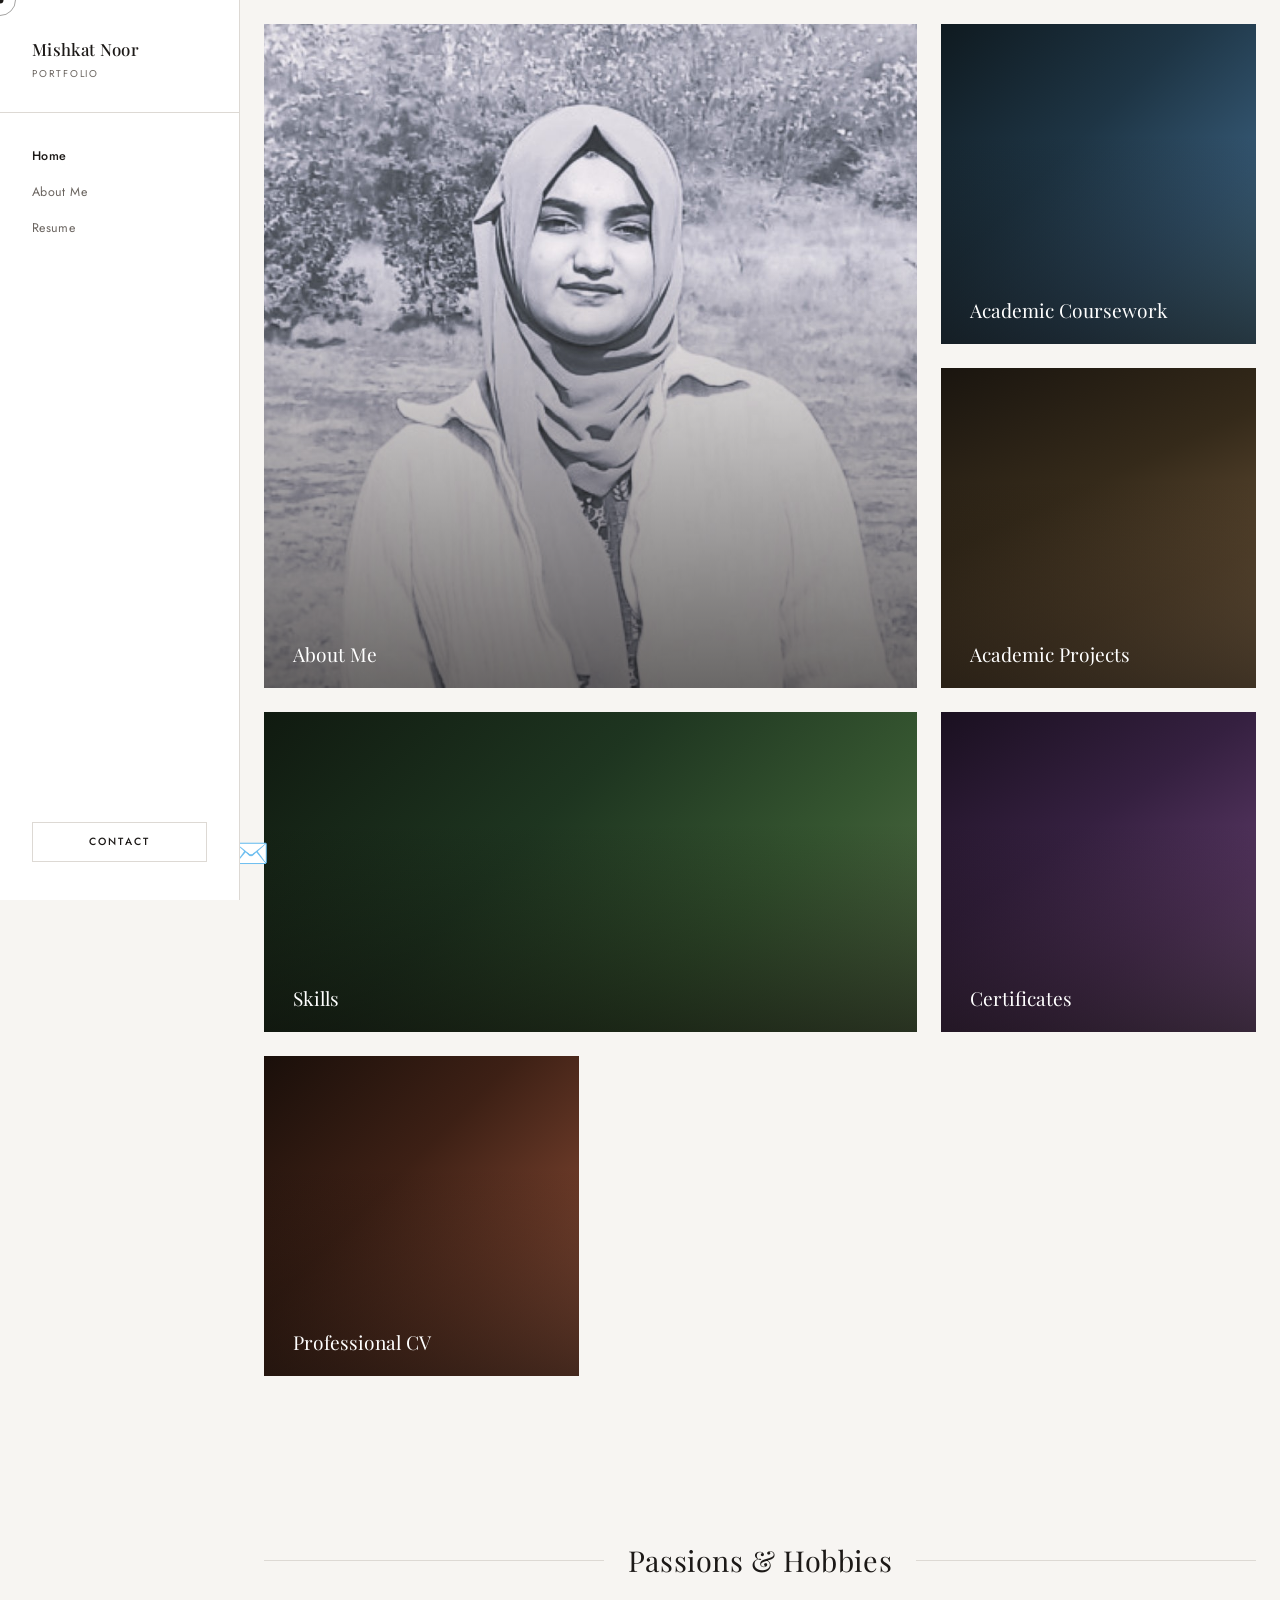
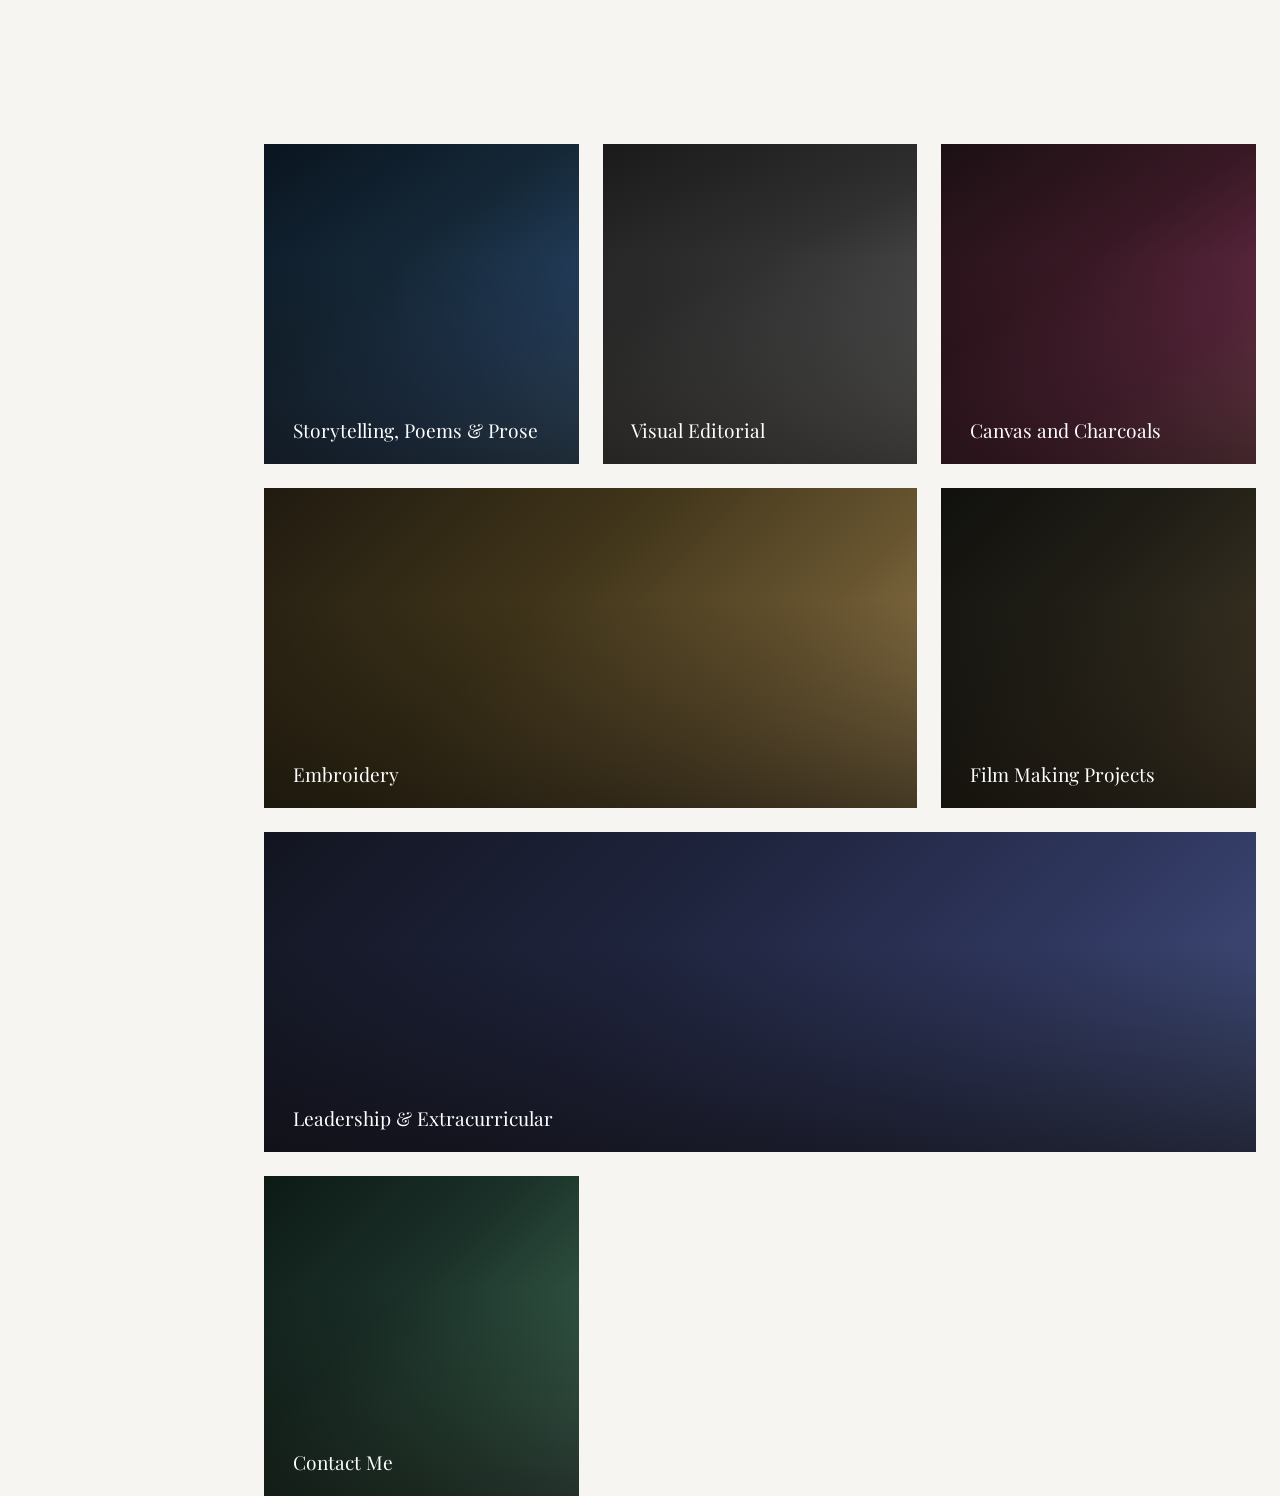
<file: index.html>
<!DOCTYPE html>
<html lang="en">
<head>
<meta charset="UTF-8">
<meta name="viewport" content="width=device-width, initial-scale=1.0">
<title>Mishkat Noor — Portfolio</title>
<link rel="preconnect" href="https://fonts.googleapis.com">
<link href="https://fonts.googleapis.com/css2?family=Playfair+Display:ital,wght@0,400;0,500;1,400&family=Jost:wght@300;400;500&display=swap" rel="stylesheet">
<style>
*,*::before,*::after{box-sizing:border-box;margin:0;padding:0}
html,body{height:100%}
:root{
  --sw:240px;
  --bg:#f7f5f2;
  --ink:#1c1917;
  --mid:#6b6560;
  --line:#ddd9d4;
  --accent:#b5a48a;
  --white:#ffffff;
  --serif:'Playfair Display',Georgia,serif;
  --sans:'Jost',sans-serif;
}
body{background:var(--bg);color:var(--ink);font-family:var(--sans);font-weight:300;display:flex;min-height:100vh;cursor:none}
.cur-dot{width:7px;height:7px;background:var(--ink);border-radius:50%;position:fixed;z-index:9999;pointer-events:none;transform:translate(-50%,-50%)}
.cur-ring{width:32px;height:32px;border:1px solid rgba(28,25,23,.4);border-radius:50%;position:fixed;z-index:9998;pointer-events:none;transform:translate(-50%,-50%);transition:width .3s,height .3s,border-color .3s}
.cur-ring.big{width:56px;height:56px;border-color:var(--accent)} 

/* SIDEBAR */
.sidebar{position:fixed;top:0;left:0;width:var(--sw);height:100vh;background:var(--white);border-right:1px solid var(--line);display:flex;flex-direction:column;z-index:100;padding:2.4rem 0;overflow-y:auto}
.sidebar-name{font-family:var(--serif);font-size:1.05rem;font-weight:500;letter-spacing:.02em;color:var(--ink);text-decoration:none;padding:0 2rem 2rem;border-bottom:1px solid var(--line);display:block;line-height:1.35}
.sidebar-name span{display:block;font-size:.62rem;font-family:var(--sans);font-weight:400;letter-spacing:.18em;text-transform:uppercase;color:var(--mid);margin-top:.35rem}
nav{padding:1.6rem 0;flex:1}
nav a{display:block;padding:.55rem 2rem;font-size:.78rem;font-weight:400;letter-spacing:.03em;color:var(--mid);text-decoration:none;transition:color .25s,padding-left .25s;position:relative}
nav a::before{content:'';position:absolute;left:0;top:50%;transform:translateY(-50%);width:0;height:1px;background:var(--accent);transition:width .3s}
nav a:hover{color:var(--ink);padding-left:2.5rem}
nav a:hover::before{width:1.5rem}
nav a.active{color:var(--ink);font-weight:500}
.sidebar-contact-btn{margin:0 2rem;display:block;text-align:center;padding:.7rem 1rem;border:1px solid var(--line);font-size:.65rem;font-weight:500;letter-spacing:.2em;text-transform:uppercase;color:var(--ink);text-decoration:none;transition:background .3s,color .3s,border-color .3s;cursor:none;background:none;font-family:var(--sans)}
.sidebar-contact-btn:hover{background:var(--ink);color:var(--white);border-color:var(--ink)}

/* MAIN */
.main{margin-left:var(--sw);flex:1;padding:1.5rem}
.grid{display:grid;grid-template-columns:repeat(3,1fr);grid-auto-rows:320px;gap:1.5rem}

/* CARD SPANS */
.card:nth-child(1){grid-column:span 2;grid-row:span 2}
.card:nth-child(4){grid-column:span 2}
.card:nth-child(7){grid-column:span 2}
.card:nth-child(11){grid-column:span 2}
.card:nth-child(13){grid-column:span 3}

/* CARD */
.card{position:relative;overflow:hidden;display:block;text-decoration:none;cursor:none;opacity:0;transform:translateY(20px);animation:cardIn .7s cubic-bezier(.4,0,.2,1) forwards}
@keyframes cardIn{to{opacity:1;transform:translateY(0)}}
.card:nth-child(1){animation-delay:.05s}.card:nth-child(2){animation-delay:.12s}.card:nth-child(3){animation-delay:.18s}.card:nth-child(4){animation-delay:.22s}.card:nth-child(5){animation-delay:.28s}.card:nth-child(6){animation-delay:.32s}.card:nth-child(7){animation-delay:.38s}.card:nth-child(8){animation-delay:.42s}.card:nth-child(9){animation-delay:.48s}.card:nth-child(10){animation-delay:.52s}.card:nth-child(11){animation-delay:.56s}.card:nth-child(12){animation-delay:.60s}.card:nth-child(13){animation-delay:.64s}
.card-bg{position:absolute;inset:0;background-size:cover;background-position:center;transition:transform .9s cubic-bezier(.25,.46,.45,.94)}
.card:hover .card-bg{transform:scale(1.06)}
.card-overlay{position:absolute;inset:0;background:linear-gradient(to bottom,transparent 35%,rgba(10,8,6,.6) 100%);transition:opacity .4s}
.card:hover .card-overlay{opacity:.88}
.card-body{position:absolute;bottom:0;left:0;right:0;padding:1.6rem 1.8rem;transform:translateY(4px);transition:transform .4s}
.card:hover .card-body{transform:translateY(0)}
.card-label{font-size:.58rem;font-weight:500;letter-spacing:.24em;text-transform:uppercase;color:var(--accent);margin-bottom:.4rem;opacity:0;transform:translateY(6px);transition:opacity .35s .05s,transform .35s .05s}
.card:hover .card-label{opacity:1;transform:translateY(0)}
.card-title{font-family:var(--serif);font-size:clamp(1rem,1.5vw,1.45rem);font-weight:400;color:#fff;line-height:1.25}
.card-credit{position:absolute;bottom:.6rem;right:1rem;font-size:.56rem;color:rgba(255,255,255,.3);letter-spacing:.08em;opacity:0;transition:opacity .4s}
.card:hover .card-credit{opacity:1}

/* BG GRADIENTS */
.bg-1{background-image:url('blacked.jpg');background-size:cover;background-position:center 20%}
.bg-2{background:linear-gradient(135deg,#0f1a20 0%,#1e3545 40%,#335570 70%,#4d7a95 100%)}
.bg-3{background:linear-gradient(155deg,#1a150f 0%,#352a1a 40%,#5c4830 70%,#8c7050 100%)}
.bg-4{background:linear-gradient(135deg,#101a10 0%,#1e3520 40%,#355530 70%,#557048 100%)}
.bg-5{background:linear-gradient(145deg,#1a1020 0%,#352040 40%,#553560 70%,#7a5585 100%)}
.bg-6{background:linear-gradient(135deg,#1a0f0a 0%,#3d2015 40%,#6b3a28 70%,#9a5840 100%)}
.bg-7{background:linear-gradient(145deg,#0a1520 0%,#152838 40%,#254060 70%,#3d6080 100%)}
.bg-8{background:linear-gradient(135deg,#201a10 0%,#40351a 40%,#685530 70%,#9a8050 100%)}
.bg-9{background:linear-gradient(155deg,#1a1a1a 0%,#303030 40%,#505050 70%,#757575 100%)}
.bg-10{background:linear-gradient(135deg,#0d1a15 0%,#1a3028 40%,#2e5040 70%,#487060 100%)}
.bg-11{background:linear-gradient(145deg,#1c1014 0%,#381824 40%,#602840 70%,#905060 100%)}
.bg-12{background:linear-gradient(135deg,#10100d 0%,#201e16 40%,#352e20 70%,#504530 100%)}
.bg-13{background:linear-gradient(135deg,#121520 0%,#202540 40%,#303860 70%,#455280 100%)}

/* CONTACT PANEL */
.contact-overlay{position:fixed;inset:0;background:rgba(10,8,6,.55);z-index:500;opacity:0;pointer-events:none;transition:opacity .45s;backdrop-filter:blur(4px)}
.contact-overlay.open{opacity:1;pointer-events:all}
.contact-panel{position:fixed;top:0;right:0;width:480px;max-width:100%;height:100vh;background:var(--white);z-index:501;padding:3.5rem 3rem;transform:translateX(100%);transition:transform .5s cubic-bezier(.4,0,.2,1);overflow-y:auto;display:flex;flex-direction:column}
.contact-panel.open{transform:translateX(0)}
.contact-close{position:absolute;top:1.8rem;right:2rem;background:none;border:none;font-family:var(--sans);font-size:.62rem;letter-spacing:.2em;text-transform:uppercase;color:var(--mid);cursor:none;transition:color .3s}
.contact-close:hover{color:var(--ink)}
.contact-heading{font-family:var(--serif);font-size:2.2rem;font-weight:400;color:var(--ink);line-height:1.15;margin-bottom:.7rem;margin-top:.5rem}
.contact-heading em{font-style:italic;color:var(--accent)}
.contact-sub{font-size:.82rem;color:var(--mid);margin-bottom:2.5rem;line-height:1.7}
.contact-form{display:flex;flex-direction:column;gap:1.8rem;flex:1}
.f-group{position:relative}
.f-group label{display:block;font-size:.58rem;font-weight:500;letter-spacing:.25em;text-transform:uppercase;color:var(--mid);margin-bottom:.5rem;transition:color .3s}
.f-group:focus-within label{color:var(--ink)}
.f-group input,.f-group textarea{width:100%;background:transparent;border:none;border-bottom:1px solid var(--line);padding:.55rem 0;font-family:var(--sans);font-size:.9rem;font-weight:300;color:var(--ink);outline:none;resize:none;transition:border-color .35s}
.f-group input:focus,.f-group textarea:focus{border-bottom-color:var(--ink)}
.f-line{position:absolute;bottom:0;left:0;height:1px;width:0;background:var(--ink);transition:width .5s cubic-bezier(.4,0,.2,1)}
.f-group:focus-within .f-line{width:100%}
.contact-send{display:inline-flex;align-items:center;gap:.8rem;background:var(--ink);color:var(--white);border:none;padding:1rem 2rem;font-family:var(--sans);font-size:.65rem;font-weight:500;letter-spacing:.22em;text-transform:uppercase;cursor:none;align-self:flex-start;position:relative;overflow:hidden;transition:color .4s}
.contact-send::before{content:'';position:absolute;inset:0;background:var(--accent);transform:translateX(-100%);transition:transform .5s cubic-bezier(.4,0,.2,1)}
.contact-send:hover::before{transform:translateX(0)}
.contact-send:hover{color:var(--ink)}
.contact-send span,.contact-send .arr{position:relative;z-index:1}
.contact-success{display:none;font-family:var(--serif);font-size:1.3rem;color:var(--ink);text-align:center;padding:2rem 0;font-style:italic}

/* HAMBURGER */
.hamburger{display:none;position:fixed;top:1.2rem;left:1.2rem;z-index:200;background:var(--white);border:1px solid var(--line);width:38px;height:38px;align-items:center;justify-content:center;flex-direction:column;gap:5px;cursor:none;padding:9px}
.hamburger span{display:block;width:100%;height:1px;background:var(--ink)}

@media(max-width:860px){
  body{cursor:auto}
  .cur-dot,.cur-ring{display:none}
  .sidebar{transform:translateX(-100%);transition:transform .4s cubic-bezier(.4,0,.2,1);z-index:300}
  .sidebar.open{transform:translateX(0)}
  .hamburger{display:flex}
  .main{margin-left:0}
  .grid{grid-template-columns:1fr 1fr;grid-auto-rows:240px}
  .card:nth-child(1){grid-column:span 2;grid-row:span 1}
  .card:nth-child(4){grid-column:span 1}
  .card:nth-child(7){grid-column:span 2}
  .card:nth-child(11){grid-column:span 1}
  .card:nth-child(13){grid-column:span 2}
  .contact-panel{width:100%}
}
@media(max-width:520px){
  .grid{grid-template-columns:1fr;grid-auto-rows:220px}
  .card{grid-column:span 1 !important;grid-row:span 1 !important}
}
</style>
</head>
<body>

<div class="cur-dot" id="curDot"></div>
<div class="cur-ring" id="curRing"></div>

<button class="hamburger" id="hamburger" onclick="toggleSidebar()">
  <span></span><span></span><span></span>
</button>

<!-- SIDEBAR -->
<aside class="sidebar" id="sidebar">
  <a class="sidebar-name" href="#">
    Mishkat Noor
    <span>Portfolio</span>
  </a>
  <nav>
    <a href="portfolio.html" class="active">Home</a>
    <a href="about-me.html">About Me</a>
    <a href="resume.html">Resume</a>
  </nav>
  <button class="sidebar-contact-btn" onclick="openContact()">Contact</button>
</aside>

<!-- MAIN GRID -->
<main class="main">
  <div class="grid">

    <a class="card" href="about-me-card.html">
      <div class="card-bg bg-1"></div>
      <div class="card-overlay"></div>
      <div class="card-body">
        <p class="card-label">Featured</p>
        <h2 class="card-title">About Me</h2>
      </div>
    </a>

    <a class="card" href="academic-coursework.html">
      <div class="card-bg bg-2"></div>
      <div class="card-overlay"></div>
      <div class="card-body">
        <p class="card-label">Video</p>
        <h2 class="card-title">Academic Coursework</h2>
      </div>
    </a>

    <a class="card" href="academic-projects.html">
      <div class="card-bg bg-3"></div>
      <div class="card-overlay"></div>
      <div class="card-body">
        <p class="card-label">Work</p>
        <h2 class="card-title">Academic Projects</h2>
      </div>
      <div class="card-credit">Expertise: Nextflow, SLURM, Singularity, Deep Learning</div>
    </a>

    <a class="card" href="skills.html">
      <div class="card-bg bg-4"></div>
      <div class="card-overlay"></div>
      <div class="card-body">
        <p class="card-label">Speaking</p>
        <h2 class="card-title">Skills</h2>
      </div>
    </a>

    <a class="card" href="certificates.html">
      <div class="card-bg bg-5"></div>
      <div class="card-overlay"></div>
      <div class="card-body">
        <p class="card-label">Booking</p>
        <h2 class="card-title">Certificates</h2>
      </div>
    </a>

    <a class="card" href="resume.html">
      <div class="card-bg bg-6"></div>
      <div class="card-overlay"></div>
      <div class="card-body">
        <p class="card-label">Writing</p>
        <h2 class="card-title">Professional CV</h2>
      </div>
    </a>

    <!-- PASSIONS AND HOBBIES SECTION HEADING -->
    <div style="grid-column: span 3; padding: 2rem 0; display: flex; align-items: center; gap: 1.5rem;">
      <div style="flex: 1; height: 1px; background: var(--line);"></div>
      <h2 style="font-family: var(--serif); font-size: 1.8rem; font-weight: 400; color: var(--ink); white-space: nowrap; letter-spacing: .02em;">Passions & Hobbies</h2>
      <div style="flex: 1; height: 1px; background: var(--line);"></div>
    </div>

    <!-- STORY-TELLING (WRITING PORTFOLIO) -->
    <a class="card" href="storytelling.html">
      <div class="card-bg bg-7"></div>
      <div class="card-overlay"></div>
      <div class="card-body">
        <p class="card-label">Writing</p>
        <h2 class="card-title">Storytelling, Poems & Prose</h2>
      </div>
    </a>

    <!-- VISUAL EDITORIAL -->
    <a class="card" href="visual-editorial.html">
      <div class="card-bg bg-9"></div>
      <div class="card-overlay"></div>
      <div class="card-body">
        <h2 class="card-title">Visual Editorial</h2>
      </div>
    </a>

    <!-- CANVAS AND CHARCOALS -->
    <a class="card" href="#">
      <div class="card-bg bg-11"></div>
      <div class="card-overlay"></div>
      <div class="card-body">
        <p class="card-label">Digital</p>
        <h2 class="card-title">Canvas and Charcoals</h2>
      </div>
    </a>

    <!-- EMBROIDERY -->
    <a class="card" href="#">
      <div class="card-bg bg-8"></div>
      <div class="card-overlay"></div>
      <div class="card-body">
        <p class="card-label">Press</p>
        <h2 class="card-title">Embroidery</h2>
      </div>
    </a>

    <!-- FILM MAKING -->
    <a class="card" href="filmmaking.html">
      <div class="card-bg bg-12"></div>
      <div class="card-overlay"></div>
      <div class="card-body">
        <p class="card-label">Film</p>
        <h2 class="card-title">Film Making Projects</h2>
      </div>
    </a>

    <!-- LEADERSHIP & EXTRACURRICULAR -->
    <a class="card" href="#">
      <div class="card-bg bg-13"></div>
      <div class="card-overlay"></div>
      <div class="card-body">
        <p class="card-label">Document</p>
        <h2 class="card-title">Leadership & Extracurricular</h2>
      </div>
    </a>

    <!-- CONTACT ME - END OF ALL CARDS -->
    <a class="card" href="#">
      <div class="card-bg bg-10"></div>
      <div class="card-overlay"></div>
      <div class="card-body">
        <p class="card-label">Connect</p>
        <h2 class="card-title">Contact Me</h2>
      </div>
      <div style="position: absolute; bottom: 1.6rem; left: 1.8rem; right: 1.8rem; display: flex; gap: 1.5rem; justify-content: flex-start;">
        <a href="https://instagram.com" target="_blank" style="color: #fff; font-size: 1.8rem; text-decoration: none; transition: transform 0.3s;">📷</a>
        <a href="https://linkedin.com" target="_blank" style="color: #fff; font-size: 1.8rem; text-decoration: none; transition: transform 0.3s;">💼</a>
        <a href="https://github.com" target="_blank" style="color: #fff; font-size: 1.8rem; text-decoration: none; transition: transform 0.3s;">💻</a>
        <a href="mailto:mnoor.bsbi23sines@student.nust.edu.pk" style="color: #fff; font-size: 1.8rem; text-decoration: none; transition: transform 0.3s;">✉️</a>
      </div>
    </a>

  </div>
</main>

<!-- CONTACT PANEL -->
<div class="contact-overlay" id="contactOverlay" onclick="closeContact()"></div>
<div class="contact-panel" id="contactPanel">
  <button class="contact-close" onclick="closeContact()">&#10005; &nbsp;Close</button>
  <h2 class="contact-heading">Let's<br><em>talk.</em></h2>
  <p class="contact-sub">I'm Mishkat Noor, a BS Bioinformatics student at NUST with expertise in NGS, genome assembly, and AI/ML in bioinformatics. Feel free to reach out using the form below or contact me directly at mnoor.bsbi23sines@student.nust.edu.pk or +(92) 341-7789421.</p>
  <form class="contact-form" id="contactForm" onsubmit="submitContact(event)">
    <div class="f-group">
      <label>Name *</label>
      <input type="text" placeholder="Your full name" required>
      <div class="f-line"></div>
    </div>
    <div class="f-group">
      <label>Email *</label>
      <input type="email" placeholder="mnoor.bsbi23sines@student.nust.edu.pk" required>
      <div class="f-line"></div>
    </div>
    <div class="f-group">
      <label>Message *</label>
      <textarea rows="5" placeholder="What would you like to say?" required></textarea>
      <div class="f-line"></div>
    </div>
    <button type="submit" class="contact-send">
      <span>Send</span>
      <span class="arr">&#8594;</span>
    </button>
  </form>
  <div class="contact-success" id="contactSuccess">Message successfully sent! &#10003;</div>
</div>

<script>
// CURSOR
const dot=document.getElementById('curDot'),ring=document.getElementById('curRing');
let mx=0,my=0,rx=0,ry=0;
document.addEventListener('mousemove',e=>{mx=e.clientX;my=e.clientY;dot.style.left=mx+'px';dot.style.top=my+'px'});
(function loop(){rx+=(mx-rx)*.1;ry+=(my-ry)*.1;ring.style.left=rx+'px';ring.style.top=ry+'px';requestAnimationFrame(loop)})();
document.querySelectorAll('a,button,.card').forEach(el=>{
  el.addEventListener('mouseenter',()=>ring.classList.add('big'));
  el.addEventListener('mouseleave',()=>ring.classList.remove('big'));
});

// CONTACT
function openContact(){document.getElementById('contactOverlay').classList.add('open');document.getElementById('contactPanel').classList.add('open');document.body.style.overflow='hidden'}
function closeContact(){document.getElementById('contactOverlay').classList.remove('open');document.getElementById('contactPanel').classList.remove('open');document.body.style.overflow=''}
function submitContact(e){
  e.preventDefault();
  document.getElementById('contactForm').style.display='none';
  document.getElementById('contactSuccess').style.display='block';
  setTimeout(()=>{document.getElementById('contactForm').style.display='flex';document.getElementById('contactSuccess').style.display='none';document.getElementById('contactForm').reset();closeContact()},3000);
}

// MOBILE
function toggleSidebar(){document.getElementById('sidebar').classList.toggle('open')}
document.querySelectorAll('nav a').forEach(a=>{
  a.addEventListener('click',function(){
    document.querySelectorAll('nav a').forEach(x=>x.classList.remove('active'));
    this.classList.add('active');
    document.getElementById('sidebar').classList.remove('open');
  });
});
</script>
</body>
</html>
</file>
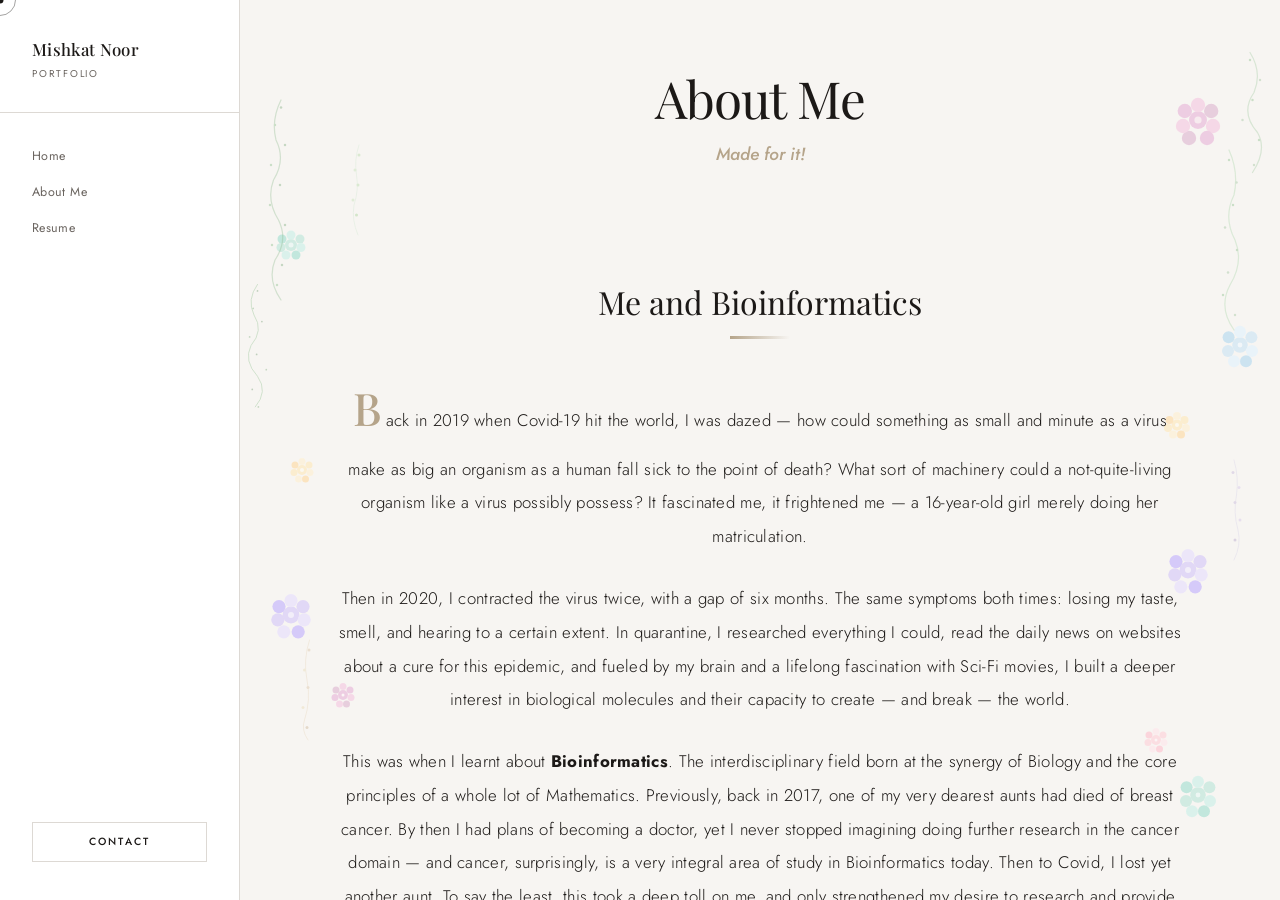
<file: about-me-card.html>
<!DOCTYPE html>
<html lang="en">
<head>
<meta charset="UTF-8">
<meta name="viewport" content="width=device-width, initial-scale=1.0">
<title>Mishkat Noor — Me and Bioinformatics</title>
<link rel="preconnect" href="https://fonts.googleapis.com">
<link href="https://fonts.googleapis.com/css2?family=Playfair+Display:ital,wght@0,400;0,500;1,400&family=Jost:wght@300;400;500&display=swap" rel="stylesheet">
<style>
*,*::before,*::after{box-sizing:border-box;margin:0;padding:0}
html,body{height:100%}
:root{
  --sw:240px;
  --bg:#f7f5f2;
  --ink:#1c1917;
  --mid:#6b6560;
  --line:#ddd9d4;
  --accent:#b5a48a;
  --white:#ffffff;
  --serif:'Playfair Display',Georgia,serif;
  --sans:'Jost',sans-serif;
}
body{background:var(--bg);color:var(--ink);font-family:var(--sans);font-weight:300;display:flex;min-height:100vh;cursor:none}

/* CURSOR */
.cur-dot{width:7px;height:7px;background:var(--ink);border-radius:50%;position:fixed;z-index:9999;pointer-events:none;transform:translate(-50%,-50%)}
.cur-ring{width:32px;height:32px;border:1px solid rgba(28,25,23,.4);border-radius:50%;position:fixed;z-index:9998;pointer-events:none;transform:translate(-50%,-50%);transition:width .3s,height .3s,border-color .3s}
.cur-ring.big{width:56px;height:56px;border-color:var(--accent)}

/* SIDEBAR */
.sidebar{position:fixed;top:0;left:0;width:var(--sw);height:100vh;background:var(--white);border-right:1px solid var(--line);display:flex;flex-direction:column;z-index:100;padding:2.4rem 0;overflow-y:auto}
.sidebar-name{font-family:var(--serif);font-size:1.05rem;font-weight:500;letter-spacing:.02em;color:var(--ink);text-decoration:none;padding:0 2rem 2rem;border-bottom:1px solid var(--line);display:block;line-height:1.35}
.sidebar-name span{display:block;font-size:.62rem;font-family:var(--sans);font-weight:400;letter-spacing:.18em;text-transform:uppercase;color:var(--mid);margin-top:.35rem}
nav{padding:1.6rem 0;flex:1}
nav a{display:block;padding:.55rem 2rem;font-size:.78rem;font-weight:400;letter-spacing:.03em;color:var(--mid);text-decoration:none;transition:color .25s,padding-left .25s;position:relative}
nav a::before{content:'';position:absolute;left:0;top:50%;transform:translateY(-50%);width:0;height:1px;background:var(--accent);transition:width .3s}
nav a:hover{color:var(--ink);padding-left:2.5rem}
nav a:hover::before{width:1.5rem}
nav a.active{color:var(--ink);font-weight:500}
.sidebar-contact-btn{margin:0 2rem;display:block;text-align:center;padding:.7rem 1rem;border:1px solid var(--line);font-size:.65rem;font-weight:500;letter-spacing:.2em;text-transform:uppercase;color:var(--ink);text-decoration:none;transition:background .3s,color .3s,border-color .3s;cursor:none;background:none;font-family:var(--sans)}
.sidebar-contact-btn:hover{background:var(--ink);color:var(--white);border-color:var(--ink)}

/* MAIN CONTENT */
.main{margin-left:var(--sw);flex:1;padding:4rem 5%;overflow-y:auto;position:relative;display:flex;flex-direction:column;align-items:center}

.content-header{margin-bottom:4rem;animation:fadeInDown .8s ease-out;text-align:center}
.content-header h1{font-family:var(--serif);font-size:3.2rem;font-weight:400;color:var(--ink);margin-bottom:0.5rem;letter-spacing:-0.02em}
.content-header p{font-size:1.1rem;color:var(--accent);line-height:1.6;font-style:italic;font-weight:500}

.story-section{margin-bottom:3.5rem;max-width:850px;margin-left:auto;margin-right:auto}
.story-section h2{font-family:var(--serif);font-size:2rem;font-weight:400;color:var(--ink);margin:3rem 0 1.5rem 0;position:relative;padding-bottom:1rem;animation:fadeInUp .8s ease-out .2s both;text-align:center}

.story-section h2::after{content:'';position:absolute;bottom:0;left:50%;transform:translateX(-50%);width:60px;height:3px;background:linear-gradient(90deg,var(--accent),transparent);animation:expandWidth .8s ease-out .4s both}

.story-section p{font-size:1.05rem;color:var(--ink);line-height:2;margin-bottom:1.8rem;text-align:center;letter-spacing:0.3px;opacity:0;animation:fadeIn .8s ease-out forwards}

.story-section p:nth-child(2){animation-delay:.3s}
.story-section p:nth-child(3){animation-delay:.4s}
.story-section p:nth-child(4){animation-delay:.5s}
.story-section p:nth-child(5){animation-delay:.6s}
.story-section p:nth-child(6){animation-delay:.7s}
.story-section p:nth-child(7){animation-delay:.8s}
.story-section p:nth-child(8){animation-delay:.9s}
.story-section p:nth-child(9){animation-delay:1s}
.story-section p:nth-child(10){animation-delay:1.1s}
.story-section p:nth-child(11){animation-delay:1.2s}
.story-section p:nth-child(12){animation-delay:1.3s}
.story-section p:nth-child(13){animation-delay:1.4s}

.story-section p:first-of-type::first-letter{font-size:2.8rem;font-family:var(--serif);color:var(--accent);font-weight:500;margin-right:0.2rem}

.story-section em{font-style:italic;color:var(--accent);font-weight:500}

/* ANIMATIONS */
@keyframes fadeIn{from{opacity:0;transform:translateY(10px)}to{opacity:1;transform:translateY(0)}}
@keyframes fadeInDown{from{opacity:0;transform:translateY(-20px)}to{opacity:1;transform:translateY(0)}}
@keyframes fadeInUp{from{opacity:0;transform:translateY(20px)}to{opacity:1;transform:translateY(0)}}
@keyframes expandWidth{from{width:0}to{width:60px}}

/* BOHO DECORATIVE ELEMENTS */
.boho-flower{position:absolute;pointer-events:none;opacity:0.6;animation:floatBoho 6s ease-in-out infinite}
.boho-flower-small{width:40px;height:40px}
.boho-flower-medium{width:60px;height:60px}
.boho-flower-lg{width:80px;height:80px}
.boho-vine{position:absolute;pointer-events:none;opacity:0.4}
.winding-vine{opacity:0.35}
.winding-vine-1{animation:swayVine1 7s ease-in-out infinite}
.winding-vine-2{animation:swayVine2 8s ease-in-out infinite}
.winding-vine-3{animation:swayVine3 7.5s ease-in-out infinite}
.winding-vine-4{animation:swayVine4 8.5s ease-in-out infinite}

@keyframes floatBoho{0%,100%{transform:translateY(0px) rotate(0deg)}50%{transform:translateY(-15px) rotate(5deg)}}
@keyframes swayLeft{0%,100%{transform:translateX(0px)}50%{transform:translateX(-10px)}}
@keyframes swayRight{0%,100%{transform:translateX(0px)}50%{transform:translateX(10px)}}
@keyframes bloomIn{0%{transform:scale(0);opacity:0}50%{opacity:0.5}100%{transform:scale(1);opacity:0.6}}
@keyframes swayVine1{0%{transform:translateX(0px)}25%{transform:translateX(-8px)}50%{transform:translateX(0px)}75%{transform:translateX(8px)}100%{transform:translateX(0px)}}
@keyframes swayVine2{0%{transform:translateX(0px)}25%{transform:translateX(8px)}50%{transform:translateX(0px)}75%{transform:translateX(-8px)}100%{transform:translateX(0px)}}
@keyframes swayVine3{0%{transform:translateX(0px)}33%{transform:translateX(-6px)}66%{transform:translateX(6px)}100%{transform:translateX(0px)}}
@keyframes swayVine4{0%{transform:translateX(0px)}33%{transform:translateX(7px)}66%{transform:translateX(-7px)}100%{transform:translateX(0px)}}

.flower-1{top:10%;right:5%;animation:floatBoho 7s ease-in-out infinite;animation-delay:0s}
.flower-2{top:25%;left:3%;animation:floatBoho 8s ease-in-out infinite;animation-delay:1s}
.flower-3{top:45%;right:8%;animation:floatBoho 6.5s ease-in-out infinite;animation-delay:0.5s}
.flower-4{top:65%;left:2%;animation:floatBoho 7.5s ease-in-out infinite;animation-delay:1.5s}
.flower-5{top:80%;right:10%;animation:floatBoho 6s ease-in-out infinite;animation-delay:0.8s}
.flower-6{top:35%;right:1%;animation:floatBoho 7s ease-in-out infinite;animation-delay:2s}
.flower-7{top:50%;left:4%;animation:floatBoho 7.2s ease-in-out infinite;animation-delay:1.2s}
.flower-8{top:60%;right:6%;animation:floatBoho 8.1s ease-in-out infinite;animation-delay:0.3s}
.flower-9{top:75%;left:8%;animation:floatBoho 6.8s ease-in-out infinite;animation-delay:2s}
.flower-10{top:85%;right:5%;animation:floatBoho 7.5s ease-in-out infinite;animation-delay:1.8s}

.vine-1{top:15%;left:10%;animation:swayLeft 8s ease-in-out infinite;animation-delay:0s}
.vine-2{top:50%;right:3%;animation:swayRight 9s ease-in-out infinite;animation-delay:1s}
.vine-3{top:70%;left:5%;animation:swayLeft 7s ease-in-out infinite;animation-delay:0.5s}

/* CONTACT PANEL */
.contact-overlay{position:fixed;inset:0;background:rgba(10,8,6,.55);z-index:500;opacity:0;pointer-events:none;transition:opacity .45s;backdrop-filter:blur(4px)}
.contact-overlay.open{opacity:1;pointer-events:all}
.contact-panel{position:fixed;top:0;right:0;width:480px;max-width:100%;height:100vh;background:var(--white);z-index:501;padding:3.5rem 3rem;transform:translateX(100%);transition:transform .5s cubic-bezier(.4,0,.2,1);overflow-y:auto;display:flex;flex-direction:column}
.contact-panel.open{transform:translateX(0)}
.contact-close{position:absolute;top:1.8rem;right:2rem;background:none;border:none;font-family:var(--sans);font-size:.62rem;letter-spacing:.2em;text-transform:uppercase;color:var(--mid);cursor:none;transition:color .3s}
.contact-close:hover{color:var(--ink)}
.contact-heading{font-family:var(--serif);font-size:2.2rem;font-weight:400;color:var(--ink);line-height:1.15;margin-bottom:.7rem;margin-top:.5rem}
.contact-heading em{font-style:italic;color:var(--accent)}
.contact-sub{font-size:.82rem;color:var(--mid);margin-bottom:2.5rem;line-height:1.7}
.contact-form{display:flex;flex-direction:column;gap:1.8rem;flex:1}
.f-group{position:relative}
.f-group label{display:block;font-size:.58rem;font-weight:500;letter-spacing:.25em;text-transform:uppercase;color:var(--mid);margin-bottom:.5rem;transition:color .3s}
.f-group:focus-within label{color:var(--ink)}
.f-group input,.f-group textarea{width:100%;background:transparent;border:none;border-bottom:1px solid var(--line);padding:.55rem 0;font-family:var(--sans);font-size:.9rem;font-weight:300;color:var(--ink);outline:none;resize:none;transition:border-color .35s}
.f-group input:focus,.f-group textarea:focus{border-bottom-color:var(--ink)}
.f-line{position:absolute;bottom:0;left:0;height:1px;width:0;background:var(--ink);transition:width .5s cubic-bezier(.4,0,.2,1)}
.f-group:focus-within .f-line{width:100%}
.contact-send{display:inline-flex;align-items:center;gap:.8rem;background:var(--ink);color:var(--white);border:none;padding:1rem 2rem;font-family:var(--sans);font-size:.65rem;font-weight:500;letter-spacing:.22em;text-transform:uppercase;cursor:none;align-self:flex-start;position:relative;overflow:hidden;transition:color .4s}
.contact-send::before{content:'';position:absolute;inset:0;background:var(--accent);transform:translateX(-100%);transition:transform .5s cubic-bezier(.4,0,.2,1)}
.contact-send:hover::before{transform:translateX(0)}
.contact-send:hover{color:var(--ink)}
.contact-send span,.contact-send .arr{position:relative;z-index:1}
.contact-success{display:none;font-family:var(--serif);font-size:1.3rem;color:var(--ink);text-align:center;padding:2rem 0;font-style:italic}

/* HAMBURGER */
.hamburger{display:none;position:fixed;top:1.2rem;left:1.2rem;z-index:200;background:var(--white);border:1px solid var(--line);width:38px;height:38px;align-items:center;justify-content:center;flex-direction:column;gap:5px;cursor:none;padding:9px}
.hamburger span{display:block;width:100%;height:1px;background:var(--ink)}

@media(max-width:860px){
  body{cursor:auto}
  .cur-dot,.cur-ring{display:none}
  .sidebar{transform:translateX(-100%);transition:transform .4s cubic-bezier(.4,0,.2,1);z-index:300}
  .sidebar.open{transform:translateX(0)}
  .hamburger{display:flex}
  .main{margin-left:0;padding:2rem}
  .content-header h1{font-size:2.2rem}
  .story-section h2{font-size:1.5rem}
  .story-section p{font-size:0.95rem;line-height:1.8}
  .boho-flower{opacity:0.25}
  .boho-vine{opacity:0.15}
  .winding-vine{opacity:0.2}
  .boho-flower-lg{width:60px;height:60px}
  .boho-flower-medium{width:40px;height:40px}
  .boho-flower-small{width:25px;height:25px}
  .winding-vine-1, .winding-vine-2, .winding-vine-3, .winding-vine-4{width:20px !important;height:300px !important}
}
</style>
</head>
<body>

<div class="cur-dot" id="curDot"></div>
<div class="cur-ring" id="curRing"></div>

<button class="hamburger" id="hamburger" onclick="toggleSidebar()">
  <span></span><span></span><span></span>
</button>

<!-- SIDEBAR -->
<aside class="sidebar" id="sidebar">
  <a class="sidebar-name" href="portfolio.html">
    Mishkat Noor
    <span>Portfolio</span>
  </a>
  <nav>
    <a href="portfolio.html">Home</a>
    <a href="about-me.html">About Me</a>
    <a href="resume.html">Resume</a>
  </nav>
  <button class="sidebar-contact-btn" onclick="openContact()">Contact</button>
</aside>

<!-- MAIN CONTENT -->
<main class="main">
  <!-- BOHO DECORATIVE ELEMENTS -->
  <!-- Flower 1 - Top Right -->
  <svg class="boho-flower boho-flower-medium flower-1" viewBox="0 0 100 100" xmlns="http://www.w3.org/2000/svg">
    <circle cx="50" cy="50" r="15" fill="#E8B4D8"/>
    <circle cx="50" cy="25" r="12" fill="#F5C6E0"/>
    <circle cx="72" cy="35" r="12" fill="#DEB5D0"/>
    <circle cx="75" cy="60" r="12" fill="#F5C6E0"/>
    <circle cx="65" cy="80" r="12" fill="#E8B4D8"/>
    <circle cx="35" cy="80" r="12" fill="#DEB5D0"/>
    <circle cx="25" cy="60" r="12" fill="#F5C6E0"/>
    <circle cx="28" cy="35" r="12" fill="#E8B4D8"/>
    <circle cx="50" cy="50" r="6" fill="#F8E5EE"/>
  </svg>

  <!-- Flower 2 - Left Upper -->
  <svg class="boho-flower boho-flower-small flower-2" viewBox="0 0 80 80" xmlns="http://www.w3.org/2000/svg">
    <circle cx="40" cy="40" r="12" fill="#B8E5D8"/>
    <circle cx="40" cy="20" r="9" fill="#C8F0E8"/>
    <circle cx="58" cy="28" r="9" fill="#B8E5D8"/>
    <circle cx="60" cy="45" r="9" fill="#C8F0E8"/>
    <circle cx="50" cy="60" r="9" fill="#A0DED0"/>
    <circle cx="30" cy="60" r="9" fill="#C8F0E8"/>
    <circle cx="20" cy="45" r="9" fill="#B8E5D8"/>
    <circle cx="22" cy="28" r="9" fill="#A0DED0"/>
    <circle cx="40" cy="40" r="5" fill="#E8F8F5"/>
  </svg>

  <!-- Flower 3 - Right Middle -->
  <svg class="boho-flower boho-flower-small flower-3" viewBox="0 0 80 80" xmlns="http://www.w3.org/2000/svg">
    <circle cx="40" cy="40" r="11" fill="#FFE8B8"/>
    <circle cx="40" cy="22" r="8" fill="#FFF0D0"/>
    <circle cx="55" cy="30" r="8" fill="#FFE8B8"/>
    <circle cx="58" cy="46" r="8" fill="#FFF0D0"/>
    <circle cx="48" cy="59" r="8" fill="#FFD9A0"/>
    <circle cx="32" cy="59" r="8" fill="#FFF0D0"/>
    <circle cx="22" cy="46" r="8" fill="#FFE8B8"/>
    <circle cx="25" cy="30" r="8" fill="#FFD9A0"/>
    <circle cx="40" cy="40" r="4" fill="#FFFBF0"/>
  </svg>

  <!-- Flower 4 - Left Lower -->
  <svg class="boho-flower boho-flower-medium flower-4" viewBox="0 0 100 100" xmlns="http://www.w3.org/2000/svg">
    <circle cx="50" cy="50" r="14" fill="#D4C5F9"/>
    <circle cx="50" cy="26" r="11" fill="#E6DDFF"/>
    <circle cx="70" cy="36" r="11" fill="#D4C5F9"/>
    <circle cx="72" cy="58" r="11" fill="#E6DDFF"/>
    <circle cx="62" cy="78" r="11" fill="#C0AEFF"/>
    <circle cx="38" cy="78" r="11" fill="#E6DDFF"/>
    <circle cx="28" cy="58" r="11" fill="#D4C5F9"/>
    <circle cx="30" cy="36" r="11" fill="#C0AEFF"/>
    <circle cx="50" cy="50" r="5" fill="#F0EBFF"/>
  </svg>

  <!-- Flower 5 - Bottom Right -->
  <svg class="boho-flower boho-flower-small flower-5" viewBox="0 0 80 80" xmlns="http://www.w3.org/2000/svg">
    <circle cx="40" cy="40" r="10" fill="#FFCFD8"/>
    <circle cx="40" cy="23" r="7" fill="#FFE5EB"/>
    <circle cx="54" cy="30" r="7" fill="#FFCFD8"/>
    <circle cx="56" cy="45" r="7" fill="#FFE5EB"/>
    <circle cx="47" cy="58" r="7" fill="#FFC0CE"/>
    <circle cx="33" cy="58" r="7" fill="#FFE5EB"/>
    <circle cx="24" cy="45" r="7" fill="#FFCFD8"/>
    <circle cx="26" cy="30" r="7" fill="#FFC0CE"/>
    <circle cx="40" cy="40" r="3" fill="#FFF5F8"/>
  </svg>

  <!-- Flower 6 - Right Upper -->
  <svg class="boho-flower boho-flower-medium flower-6" viewBox="0 0 100 100" xmlns="http://www.w3.org/2000/svg">
    <circle cx="50" cy="50" r="13" fill="#C9E4F5"/>
    <circle cx="50" cy="28" r="10" fill="#E0F2FF"/>
    <circle cx="69" cy="37" r="10" fill="#C9E4F5"/>
    <circle cx="70" cy="60" r="10" fill="#E0F2FF"/>
    <circle cx="60" cy="77" r="10" fill="#B0D8F0"/>
    <circle cx="40" cy="77" r="10" fill="#E0F2FF"/>
    <circle cx="30" cy="60" r="10" fill="#C9E4F5"/>
    <circle cx="31" cy="37" r="10" fill="#B0D8F0"/>
    <circle cx="50" cy="50" r="4" fill="#F0F8FF"/>
  </svg>

  <!-- Flower 7 - Left Middle -->
  <svg class="boho-flower boho-flower-small flower-7" viewBox="0 0 80 80" xmlns="http://www.w3.org/2000/svg">
    <circle cx="40" cy="40" r="10" fill="#FFE8B8"/>
    <circle cx="40" cy="23" r="7" fill="#FFF0D0"/>
    <circle cx="54" cy="30" r="7" fill="#FFE8B8"/>
    <circle cx="56" cy="45" r="7" fill="#FFF0D0"/>
    <circle cx="47" cy="58" r="7" fill="#FFD9A0"/>
    <circle cx="33" cy="58" r="7" fill="#FFF0D0"/>
    <circle cx="24" cy="45" r="7" fill="#FFE8B8"/>
    <circle cx="26" cy="30" r="7" fill="#FFD9A0"/>
    <circle cx="40" cy="40" r="4" fill="#FFFBF0"/>
  </svg>

  <!-- Flower 8 - Right Middle -->
  <svg class="boho-flower boho-flower-medium flower-8" viewBox="0 0 100 100" xmlns="http://www.w3.org/2000/svg">
    <circle cx="50" cy="50" r="14" fill="#D4C5F9"/>
    <circle cx="50" cy="26" r="11" fill="#E6DDFF"/>
    <circle cx="70" cy="36" r="11" fill="#D4C5F9"/>
    <circle cx="72" cy="58" r="11" fill="#E6DDFF"/>
    <circle cx="62" cy="78" r="11" fill="#C0AEFF"/>
    <circle cx="38" cy="78" r="11" fill="#E6DDFF"/>
    <circle cx="28" cy="58" r="11" fill="#D4C5F9"/>
    <circle cx="30" cy="36" r="11" fill="#C0AEFF"/>
    <circle cx="50" cy="50" r="5" fill="#F0EBFF"/>
  </svg>

  <!-- Flower 9 - Left Lower -->
  <svg class="boho-flower boho-flower-small flower-9" viewBox="0 0 80 80" xmlns="http://www.w3.org/2000/svg">
    <circle cx="40" cy="40" r="10" fill="#E8B4D8"/>
    <circle cx="40" cy="23" r="7" fill="#F5C6E0"/>
    <circle cx="54" cy="30" r="7" fill="#E8B4D8"/>
    <circle cx="56" cy="45" r="7" fill="#F5C6E0"/>
    <circle cx="47" cy="58" r="7" fill="#DEB5D0"/>
    <circle cx="33" cy="58" r="7" fill="#F5C6E0"/>
    <circle cx="24" cy="45" r="7" fill="#E8B4D8"/>
    <circle cx="26" cy="30" r="7" fill="#DEB5D0"/>
    <circle cx="40" cy="40" r="3" fill="#FFF5F8"/>
  </svg>

  <!-- Flower 10 - Right Lower -->
  <svg class="boho-flower boho-flower-medium flower-10" viewBox="0 0 100 100" xmlns="http://www.w3.org/2000/svg">
    <circle cx="50" cy="50" r="13" fill="#B8E5D8"/>
    <circle cx="50" cy="28" r="10" fill="#C8F0E8"/>
    <circle cx="69" cy="37" r="10" fill="#B8E5D8"/>
    <circle cx="70" cy="60" r="10" fill="#C8F0E8"/>
    <circle cx="60" cy="77" r="10" fill="#A0DED0"/>
    <circle cx="40" cy="77" r="10" fill="#C8F0E8"/>
    <circle cx="30" cy="60" r="10" fill="#B8E5D8"/>
    <circle cx="31" cy="37" r="10" fill="#A0DED0"/>
    <circle cx="50" cy="50" r="4" fill="#E8F8F5"/>
  </svg>

  <!-- Vine 1 - Top Left -->
  <svg class="boho-vine vine-1" viewBox="0 0 120 200" width="60" height="120" xmlns="http://www.w3.org/2000/svg">
    <path d="M 30 0 Q 20 30 25 60 Q 30 90 20 120 Q 15 150 28 180" stroke="#D4E8D4" stroke-width="2" fill="none" stroke-linecap="round"/>
    <circle cx="30" cy="20" r="3" fill="#B0D8A0"/>
    <circle cx="22" cy="50" r="3" fill="#C0DFB0"/>
    <circle cx="28" cy="80" r="3" fill="#B0D8A0"/>
    <circle cx="18" cy="110" r="3" fill="#C0DFB0"/>
    <circle cx="25" cy="140" r="3" fill="#A0D090"/>
  </svg>

  <!-- Vine 2 - Right Middle -->
  <svg class="boho-vine vine-2" viewBox="0 0 120 200" width="60" height="120" xmlns="http://www.w3.org/2000/svg">
    <path d="M 90 0 Q 100 35 95 70 Q 88 105 98 140 Q 105 170 90 200" stroke="#D8D4E8" stroke-width="2" fill="none" stroke-linecap="round"/>
    <circle cx="88" cy="25" r="3" fill="#C0B0D8"/>
    <circle cx="100" cy="55" r="3" fill="#D0C0E8"/>
    <circle cx="92" cy="85" r="3" fill="#C0B0D8"/>
    <circle cx="102" cy="120" r="3" fill="#D0C0E8"/>
    <circle cx="92" cy="160" r="3" fill="#B0A0C8"/>
  </svg>

  <!-- Vine 3 - Left Lower -->
  <svg class="boho-vine vine-3" viewBox="0 0 120 200" width="60" height="120" xmlns="http://www.w3.org/2000/svg">
    <path d="M 35 0 Q 22 40 30 80 Q 38 120 25 160 Q 18 180 32 200" stroke="#E8D8C0" stroke-width="2" fill="none" stroke-linecap="round"/>
    <circle cx="34" cy="20" r="3" fill="#D8C0A0"/>
    <circle cx="25" cy="60" r="3" fill="#E8D8B0"/>
    <circle cx="32" cy="95" r="3" fill="#D8C0A0"/>
    <circle cx="22" cy="135" r="3" fill="#E8D8B0"/>
    <circle cx="30" cy="175" r="3" fill="#C8B090"/>
  </svg>

  <!-- WINDING GREEN VINES -->
  <!-- Winding Vine 1 - Full Page Left Side -->
  <svg class="boho-vine winding-vine winding-vine-1" viewBox="0 0 80 400" width="40" height="400" xmlns="http://www.w3.org/2000/svg" style="left: 2%; top: 0;">
    <path d="M 40 0 Q 20 40 30 80 Q 50 120 25 160 Q 10 200 35 240 Q 55 280 28 320 Q 12 360 40 400" stroke="#8FBB8F" stroke-width="2.5" fill="none" stroke-linecap="round"/>
    <circle cx="40" cy="15" r="2.5" fill="#6BA06B"/>
    <circle cx="28" cy="50" r="2.5" fill="#7AB57A"/>
    <circle cx="48" cy="90" r="2.5" fill="#6BA06B"/>
    <circle cx="20" cy="130" r="2.5" fill="#7AB57A"/>
    <circle cx="38" cy="170" r="2.5" fill="#6BA06B"/>
    <circle cx="18" cy="210" r="2.5" fill="#7AB57A"/>
    <circle cx="48" cy="250" r="2.5" fill="#6BA06B"/>
    <circle cx="22" cy="290" r="2.5" fill="#7AB57A"/>
    <circle cx="42" cy="330" r="2.5" fill="#6BA06B"/>
    <circle cx="32" cy="370" r="2.5" fill="#7AB57A"/>
  </svg>

  <!-- Winding Vine 2 - Right Side -->
  <svg class="boho-vine winding-vine winding-vine-2" viewBox="0 0 80 400" width="40" height="400" xmlns="http://www.w3.org/2000/svg" style="right: 3%; top: 50px;">
    <path d="M 40 0 Q 60 45 50 90 Q 28 135 52 180 Q 70 225 42 270 Q 18 315 50 360" stroke="#A8D5A8" stroke-width="2.5" fill="none" stroke-linecap="round"/>
    <circle cx="40" cy="20" r="2.5" fill="#7AB57A"/>
    <circle cx="55" cy="65" r="2.5" fill="#8FBB8F"/>
    <circle cx="48" cy="110" r="2.5" fill="#7AB57A"/>
    <circle cx="32" cy="155" r="2.5" fill="#8FBB8F"/>
    <circle cx="56" cy="200" r="2.5" fill="#7AB57A"/>
    <circle cx="38" cy="245" r="2.5" fill="#8FBB8F"/>
    <circle cx="28" cy="290" r="2.5" fill="#7AB57A"/>
    <circle cx="52" cy="330" r="2.5" fill="#8FBB8F"/>
  </svg>

  <!-- Winding Vine 3 - Left Center -->
  <svg class="boho-vine winding-vine winding-vine-3" viewBox="0 0 80 300" width="35" height="300" xmlns="http://www.w3.org/2000/svg" style="left: 0%; top: 200px;">
    <path d="M 40 0 Q 15 35 32 70 Q 55 105 25 140 Q 8 175 40 210 Q 65 245 35 280" stroke="#7AB57A" stroke-width="2" fill="none" stroke-linecap="round"/>
    <circle cx="40" cy="15" r="2" fill="#5A8A5A"/>
    <circle cx="30" cy="55" r="2" fill="#6BA06B"/>
    <circle cx="50" cy="85" r="2" fill="#5A8A5A"/>
    <circle cx="22" cy="120" r="2" fill="#6BA06B"/>
    <circle cx="38" cy="160" r="2" fill="#5A8A5A"/>
    <circle cx="60" cy="195" r="2" fill="#6BA06B"/>
    <circle cx="28" cy="240" r="2" fill="#5A8A5A"/>
    <circle cx="42" cy="280" r="2" fill="#6BA06B"/>
  </svg>

  <!-- Winding Vine 4 - Right Upper Corner -->
  <svg class="boho-vine winding-vine winding-vine-4" viewBox="0 0 80 250" width="40" height="250" xmlns="http://www.w3.org/2000/svg" style="right: 1%; top: -10px;">
    <path d="M 40 0 Q 65 40 48 80 Q 20 120 55 160 Q 75 195 45 240" stroke="#9FC99F" stroke-width="2.5" fill="none" stroke-linecap="round"/>
    <circle cx="40" cy="15" r="2.5" fill="#7AB57A"/>
    <circle cx="60" cy="55" r="2.5" fill="#8FBB8F"/>
    <circle cx="45" cy="95" r="2.5" fill="#7AB57A"/>
    <circle cx="25" cy="135" r="2.5" fill="#8FBB8F"/>
    <circle cx="58" cy="175" r="2.5" fill="#7AB57A"/>
    <circle cx="48" cy="225" r="2.5" fill="#8FBB8F"/>
  </svg>

  <div class="content-header">
    <h1>About Me</h1>
    <p><em>Made for it!</em></p>
  </div>

  <div class="story-section">
    <h2>Me and Bioinformatics</h2>
    
    <p>
      Back in 2019 when Covid-19 hit the world, I was dazed — how could something as small and minute as a virus make as big an organism as a human fall sick to the point of death? What sort of machinery could a not-quite-living organism like a virus possibly possess? It fascinated me, it frightened me — a 16-year-old girl merely doing her matriculation.
    </p>

    <p>
      Then in 2020, I contracted the virus twice, with a gap of six months. The same symptoms both times: losing my taste, smell, and hearing to a certain extent. In quarantine, I researched everything I could, read the daily news on websites about a cure for this epidemic, and fueled by my brain and a lifelong fascination with Sci-Fi movies, I built a deeper interest in biological molecules and their capacity to create — and break — the world.
    </p>

    <p>
      This was when I learnt about <strong>Bioinformatics</strong>. The interdisciplinary field born at the synergy of Biology and the core principles of a whole lot of Mathematics. Previously, back in 2017, one of my very dearest aunts had died of breast cancer. By then I had plans of becoming a doctor, yet I never stopped imagining doing further research in the cancer domain — and cancer, surprisingly, is a very integral area of study in Bioinformatics today. Then to Covid, I lost yet another aunt. To say the least, this took a deep toll on me, and only strengthened my desire to research and provide better, more accessible solutions that are not only effective but within reach of the everyday person. Mentioning at the very end, the biggest loss of my life was losing my mother early in life to a heart disease. Diseases, they intrigued me, they still do! And what better closure is there to study, research and build for the betterment of humanity! Just so our loved ones are saved.
    </p>

    <p>
      Driven by my personal experiences, I fought my way into the <strong>School of Interdisciplinary Engineering and Sciences (SINES) at the National University of Science and Technology (NUST)</strong>. With little to no information about the NUST Entry Test, I survived a highly competitive selection — and I was proud of it! But pursuing my dream of becoming a Bioinformatics scientist was not easy either. In a culture where only certain professions like medicine are placed at the top of the job-security hierarchy, my father did not agree to let me pursue my dreams. I sat my competency exams, studied hard, and after one year into my degree — plus a whole lot of persuasion — my father finally agreed to let me be.
    </p>

    <p>
      <strong>Choosing Bioinformatics has been, so far, one of the best decisions of my life.</strong> It felt as if I was made for it. Imagine studying 36 subjects, none quite like the other — I have studied more in this one degree than I ever thought possible. It has proven that not only is knowledge a privilege, but fighting for your dreams is absolutely worth it. Studying Mathematics and Chemistry alongside Computer Science and Biology? That would have sounded absolutely crazy to elementary-school me. I may have been overwhelmed at times, but oh, the ride is so worth it!
    </p>
  </div>

  <div class="story-section">
    <h2>The Pursuit of Passions and Progression</h2>

    <p>
      Passions, to me, have always been widely associated with the <strong>arts</strong>. I do consider myself a jack of all trades and a master of absolutely none of them — and I wear that title proudly, because I have dipped my hand into several different forms of art and loved every single one.
    </p>

    <p>
      I was 13 when I started writing <strong>poems</strong>. Driven by personal pain, it was perhaps a little dark for a teenager to write in such dreadfully raw and aching words — but I continued, and just like the seasons of my life, my words kept changing, growing, and finding new colours.
    </p>

    <p>
      I sketch, paint, and draw portraits, because holding a pencil in my hand, giving a stroke of brush on canvas has always grounded me — brought me closest to my truest self. There is something almost meditative about it, a quiet conversation between my hand and my heart.
    </p>

    <p>
      Then there is storytelling, and for that I picked up <strong>filmmaking</strong> — small projects, one at a time. Through lighting, I discovered I could relay feelings without uttering a single word. How one person stepping out of an elevator can tell you everything about their mood just by the way they walk. How moving a character from darkness into light whispers to the audience that they are reaching for hope and peace. It is a silent language, and I fell in love with it.
    </p>

    <p>
      Still life found me through my camera — a Canon — where my photography journey first began. I eventually moved on to digicam editing, and ever since, I have made it entirely my own.
    </p>

    <p>
      And then there is embroidery — perhaps the most soulful of them all. It connects me to my ancestors in the most tender way. In Hindko tradition, women gather in a circle after finishing their morning tasks, pick up their wooden embroidery frames, and breathe life into motifs of Balochi embroidery — stitching clothes, weaving stories, and turning thread into art. Every time I pick up a needle, I feel that circle around me still.
    </p>

    <p>
      Then there is the art of playing with fire — <strong>cooking</strong>, and the delicate practice of pouring soul into food. I would not be me without my deep, almost reverent love for cultural food. There is something deeply intimate about the way a dish carries an entire civilization within it — the spices, the technique, the memory baked into every bite. Food, to me, is never just sustenance. It is story. It is identity. It is love made edible.
    </p>

    <p>
      And the questions food raises are endlessly delicious. Why are noodles the same dish and yet entirely different around the world? From the ramen steaming in a Tokyo alley, to the thukpa warming a Tibetan morning, to the pasta twirling on a Roman fork, to the chow mein sizzling in a Cantonese wok — the same humble strand of dough tells a thousand different stories depending on whose hands shaped it and whose history seasoned it. That single question alone could keep me reading for years.
    </p>

    <p>
      Or consider how <strong>Filipino and Mexican cuisines share flavours so striking, so familiar to one another,</strong> that it stops you mid-bite. And then you learn about the Manila Galleon trade route — centuries of exchange between the Philippines and Mexico — and suddenly the similarities are not a coincidence, they are a conversation that has been going on for four hundred years. That is the magic of food. It remembers even when history books forget.
    </p>

    <p>
      Fusion cuisines fascinate me for exactly this reason — because underneath every fusion dish, if you trace it far enough back, you find a meeting of peoples, a collision of worlds, a moment in history where two cultures looked at each other's tables and said yes, this too belongs to us now. Food does not colonise — it connects.
    </p>

    <p>
      And that love for story naturally spills into <strong>Anthropology</strong> — because what is humanity, if not the greatest story ever told? The cradle of Mesopotamia, the grandeur of Muslim history, the vast and layered depths of Asian civilisations, the rise and fall of the world's greatest empires, and the pulse of contemporary history still beating loudly around us — it fascinates me to no end.
    </p>

    <p>
      What captivates me most is people — their races, their regions, their rituals, and the invisible threads that connect them across centuries and continents. How borders are drawn on maps but cultures bleed beautifully into one another regardless. How every civilisation, no matter how ancient or modern, has looked up at the same sky and tried to make meaning of it.
    </p>

    <p>
      People are, without a doubt, the most fascinating subject I have ever studied — and I have studied quite a few.
    </p>
  </div>

</main>

<!-- CONTACT PANEL -->
<div class="contact-overlay" id="contactOverlay" onclick="closeContact()"></div>
<div class="contact-panel" id="contactPanel">
  <button class="contact-close" onclick="closeContact()">&#10005; &nbsp;Close</button>
  <h2 class="contact-heading">Let's<br><em>talk.</em></h2>
  <p class="contact-sub">I'm Mishkat Noor, a BS Bioinformatics student at NUST with expertise in NGS, genome assembly, and AI/ML in bioinformatics. Feel free to reach out using the form below or contact me directly at mnoor.bsbi23sines@student.nust.edu.pk or +(92) 341-7789421.</p>
  <form class="contact-form" id="contactForm" onsubmit="submitContact(event)">
    <div class="f-group">
      <label>Name *</label>
      <input type="text" placeholder="Your full name" required>
      <div class="f-line"></div>
    </div>
    <div class="f-group">
      <label>Email *</label>
      <input type="email" placeholder="mnoor.bsbi23sines@student.nust.edu.pk" required>
      <div class="f-line"></div>
    </div>
    <div class="f-group">
      <label>Message *</label>
      <textarea rows="5" placeholder="What would you like to say?" required></textarea>
      <div class="f-line"></div>
    </div>
    <button type="submit" class="contact-send">
      <span>Send</span>
      <span class="arr">&#8594;</span>
    </button>
  </form>
  <div class="contact-success" id="contactSuccess">Message successfully sent! &#10003;</div>
</div>

<script>
// CURSOR
const dot=document.getElementById('curDot'),ring=document.getElementById('curRing');
let mx=0,my=0,rx=0,ry=0;
document.addEventListener('mousemove',e=>{mx=e.clientX;my=e.clientY;dot.style.left=mx+'px';dot.style.top=my+'px'});
(function loop(){rx+=(mx-rx)*.1;ry+=(my-ry)*.1;ring.style.left=rx+'px';ring.style.top=ry+'px';requestAnimationFrame(loop)})();
document.querySelectorAll('a,button').forEach(el=>{
  el.addEventListener('mouseenter',()=>ring.classList.add('big'));
  el.addEventListener('mouseleave',()=>ring.classList.remove('big'));
});

// CONTACT
function openContact(){document.getElementById('contactOverlay').classList.add('open');document.getElementById('contactPanel').classList.add('open');document.body.style.overflow='hidden'}
function closeContact(){document.getElementById('contactOverlay').classList.remove('open');document.getElementById('contactPanel').classList.remove('open');document.body.style.overflow=''}
function submitContact(e){
  e.preventDefault();
  document.getElementById('contactForm').style.display='none';
  document.getElementById('contactSuccess').style.display='block';
  setTimeout(()=>{document.getElementById('contactForm').style.display='flex';document.getElementById('contactSuccess').style.display='none';document.getElementById('contactForm').reset();closeContact()},3000);
}

// MOBILE
function toggleSidebar(){document.getElementById('sidebar').classList.toggle('open')}
document.querySelectorAll('nav a').forEach(a=>{
  a.addEventListener('click',function(){
    document.querySelectorAll('nav a').forEach(x=>x.classList.remove('active'));
    this.classList.add('active');
    document.getElementById('sidebar').classList.remove('open');
  });
});
</script>
</body>
</html>
</file>
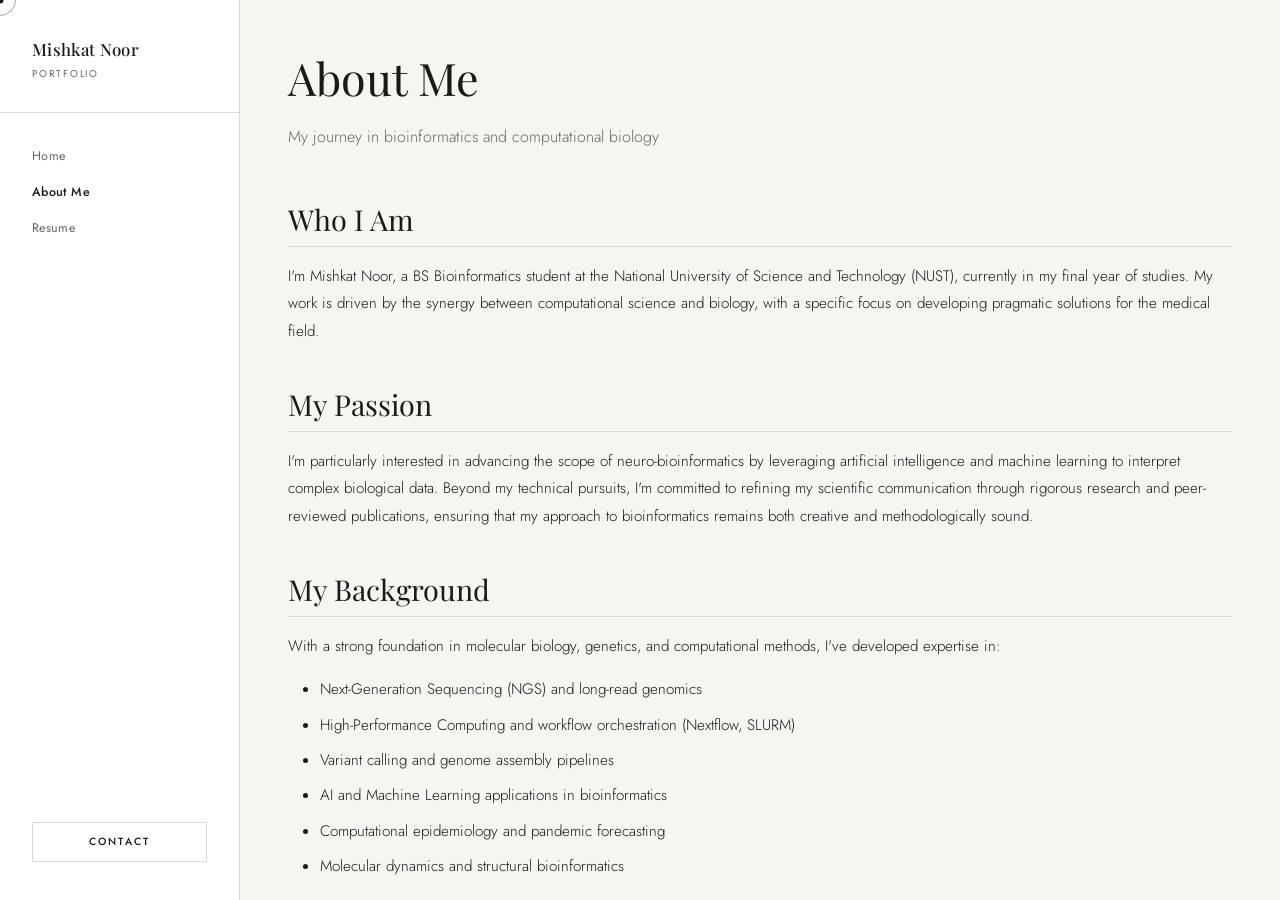
<file: about-me.html>
<!DOCTYPE html>
<html lang="en">
<head>
<meta charset="UTF-8">
<meta name="viewport" content="width=device-width, initial-scale=1.0">
<title>Mishkat Noor — About Me</title>
<link rel="preconnect" href="https://fonts.googleapis.com">
<link href="https://fonts.googleapis.com/css2?family=Playfair+Display:ital,wght@0,400;0,500;1,400&family=Jost:wght@300;400;500&display=swap" rel="stylesheet">
<style>
*,*::before,*::after{box-sizing:border-box;margin:0;padding:0}
html,body{height:100%}
:root{
  --sw:240px;
  --bg:#f7f5f2;
  --ink:#1c1917;
  --mid:#6b6560;
  --line:#ddd9d4;
  --accent:#b5a48a;
  --white:#ffffff;
  --serif:'Playfair Display',Georgia,serif;
  --sans:'Jost',sans-serif;
}
body{background:var(--bg);color:var(--ink);font-family:var(--sans);font-weight:300;display:flex;min-height:100vh;cursor:none}

/* CURSOR */
.cur-dot{width:7px;height:7px;background:var(--ink);border-radius:50%;position:fixed;z-index:9999;pointer-events:none;transform:translate(-50%,-50%)}
.cur-ring{width:32px;height:32px;border:1px solid rgba(28,25,23,.4);border-radius:50%;position:fixed;z-index:9998;pointer-events:none;transform:translate(-50%,-50%);transition:width .3s,height .3s,border-color .3s}
.cur-ring.big{width:56px;height:56px;border-color:var(--accent)}

/* SIDEBAR */
.sidebar{position:fixed;top:0;left:0;width:var(--sw);height:100vh;background:var(--white);border-right:1px solid var(--line);display:flex;flex-direction:column;z-index:100;padding:2.4rem 0;overflow-y:auto}
.sidebar-name{font-family:var(--serif);font-size:1.05rem;font-weight:500;letter-spacing:.02em;color:var(--ink);text-decoration:none;padding:0 2rem 2rem;border-bottom:1px solid var(--line);display:block;line-height:1.35}
.sidebar-name span{display:block;font-size:.62rem;font-family:var(--sans);font-weight:400;letter-spacing:.18em;text-transform:uppercase;color:var(--mid);margin-top:.35rem}
nav{padding:1.6rem 0;flex:1}
nav a{display:block;padding:.55rem 2rem;font-size:.78rem;font-weight:400;letter-spacing:.03em;color:var(--mid);text-decoration:none;transition:color .25s,padding-left .25s;position:relative}
nav a::before{content:'';position:absolute;left:0;top:50%;transform:translateY(-50%);width:0;height:1px;background:var(--accent);transition:width .3s}
nav a:hover{color:var(--ink);padding-left:2.5rem}
nav a:hover::before{width:1.5rem}
nav a.active{color:var(--ink);font-weight:500}
.sidebar-contact-btn{margin:0 2rem;display:block;text-align:center;padding:.7rem 1rem;border:1px solid var(--line);font-size:.65rem;font-weight:500;letter-spacing:.2em;text-transform:uppercase;color:var(--ink);text-decoration:none;transition:background .3s,color .3s,border-color .3s;cursor:none;background:none;font-family:var(--sans)}
.sidebar-contact-btn:hover{background:var(--ink);color:var(--white);border-color:var(--ink)}

/* MAIN CONTENT */
.main{margin-left:var(--sw);flex:1;padding:3rem;overflow-y:auto}
.content-header{margin-bottom:3rem}
.content-header h1{font-family:var(--serif);font-size:2.8rem;font-weight:400;color:var(--ink);margin-bottom:1rem}
.content-header p{font-size:1rem;color:var(--mid);line-height:1.8;max-width:90%}

.about-section{margin-bottom:2.5rem}
.about-section h2{font-family:var(--serif);font-size:1.8rem;font-weight:400;color:var(--ink);margin-bottom:1rem;border-bottom:1px solid var(--line);padding-bottom:0.5rem}
.about-section p{font-size:0.95rem;color:var(--ink);line-height:1.8;margin-bottom:1rem}
.about-section ul{margin-left:2rem;margin-bottom:1rem}
.about-section li{font-size:0.95rem;color:var(--ink);line-height:1.8;margin-bottom:0.5rem}

/* CONTACT PANEL */
.contact-overlay{position:fixed;inset:0;background:rgba(10,8,6,.55);z-index:500;opacity:0;pointer-events:none;transition:opacity .45s;backdrop-filter:blur(4px)}
.contact-overlay.open{opacity:1;pointer-events:all}
.contact-panel{position:fixed;top:0;right:0;width:480px;max-width:100%;height:100vh;background:var(--white);z-index:501;padding:3.5rem 3rem;transform:translateX(100%);transition:transform .5s cubic-bezier(.4,0,.2,1);overflow-y:auto;display:flex;flex-direction:column}
.contact-panel.open{transform:translateX(0)}
.contact-close{position:absolute;top:1.8rem;right:2rem;background:none;border:none;font-family:var(--sans);font-size:.62rem;letter-spacing:.2em;text-transform:uppercase;color:var(--mid);cursor:none;transition:color .3s}
.contact-close:hover{color:var(--ink)}
.contact-heading{font-family:var(--serif);font-size:2.2rem;font-weight:400;color:var(--ink);line-height:1.15;margin-bottom:.7rem;margin-top:.5rem}
.contact-heading em{font-style:italic;color:var(--accent)}
.contact-sub{font-size:.82rem;color:var(--mid);margin-bottom:2.5rem;line-height:1.7}
.contact-form{display:flex;flex-direction:column;gap:1.8rem;flex:1}
.f-group{position:relative}
.f-group label{display:block;font-size:.58rem;font-weight:500;letter-spacing:.25em;text-transform:uppercase;color:var(--mid);margin-bottom:.5rem;transition:color .3s}
.f-group:focus-within label{color:var(--ink)}
.f-group input,.f-group textarea{width:100%;background:transparent;border:none;border-bottom:1px solid var(--line);padding:.55rem 0;font-family:var(--sans);font-size:.9rem;font-weight:300;color:var(--ink);outline:none;resize:none;transition:border-color .35s}
.f-group input:focus,.f-group textarea:focus{border-bottom-color:var(--ink)}
.f-line{position:absolute;bottom:0;left:0;height:1px;width:0;background:var(--ink);transition:width .5s cubic-bezier(.4,0,.2,1)}
.f-group:focus-within .f-line{width:100%}
.contact-send{display:inline-flex;align-items:center;gap:.8rem;background:var(--ink);color:var(--white);border:none;padding:1rem 2rem;font-family:var(--sans);font-size:.65rem;font-weight:500;letter-spacing:.22em;text-transform:uppercase;cursor:none;align-self:flex-start;position:relative;overflow:hidden;transition:color .4s}
.contact-send::before{content:'';position:absolute;inset:0;background:var(--accent);transform:translateX(-100%);transition:transform .5s cubic-bezier(.4,0,.2,1)}
.contact-send:hover::before{transform:translateX(0)}
.contact-send:hover{color:var(--ink)}
.contact-send span,.contact-send .arr{position:relative;z-index:1}
.contact-success{display:none;font-family:var(--serif);font-size:1.3rem;color:var(--ink);text-align:center;padding:2rem 0;font-style:italic}

/* HAMBURGER */
.hamburger{display:none;position:fixed;top:1.2rem;left:1.2rem;z-index:200;background:var(--white);border:1px solid var(--line);width:38px;height:38px;align-items:center;justify-content:center;flex-direction:column;gap:5px;cursor:none;padding:9px}
.hamburger span{display:block;width:100%;height:1px;background:var(--ink)}

@media(max-width:860px){
  body{cursor:auto}
  .cur-dot,.cur-ring{display:none}
  .sidebar{transform:translateX(-100%);transition:transform .4s cubic-bezier(.4,0,.2,1);z-index:300}
  .sidebar.open{transform:translateX(0)}
  .hamburger{display:flex}
  .main{margin-left:0}
}
</style>
</head>
<body>

<div class="cur-dot" id="curDot"></div>
<div class="cur-ring" id="curRing"></div>

<button class="hamburger" id="hamburger" onclick="toggleSidebar()">
  <span></span><span></span><span></span>
</button>

<!-- SIDEBAR -->
<aside class="sidebar" id="sidebar">
  <a class="sidebar-name" href="portfolio.html">
    Mishkat Noor
    <span>Portfolio</span>
  </a>
  <nav>
    <a href="portfolio.html">Home</a>
    <a href="about-me.html" class="active">About Me</a>
    <a href="resume.html">Resume</a>
  </nav>
  <button class="sidebar-contact-btn" onclick="openContact()">Contact</button>
</aside>

<!-- MAIN CONTENT -->
<main class="main">
  <div class="content-header">
    <h1>About Me</h1>
    <p>My journey in bioinformatics and computational biology</p>
  </div>

  <div class="about-section">
    <h2>Who I Am</h2>
    <p>
      I'm Mishkat Noor, a BS Bioinformatics student at the National University of Science and Technology (NUST), currently in my final year of studies. My work is driven by the synergy between computational science and biology, with a specific focus on developing pragmatic solutions for the medical field.
    </p>
  </div>

  <div class="about-section">
    <h2>My Passion</h2>
    <p>
      I'm particularly interested in advancing the scope of neuro-bioinformatics by leveraging artificial intelligence and machine learning to interpret complex biological data. Beyond my technical pursuits, I'm committed to refining my scientific communication through rigorous research and peer-reviewed publications, ensuring that my approach to bioinformatics remains both creative and methodologically sound.
    </p>
  </div>

  <div class="about-section">
    <h2>My Background</h2>
    <p>
      With a strong foundation in molecular biology, genetics, and computational methods, I've developed expertise in:
    </p>
    <ul>
      <li>Next-Generation Sequencing (NGS) and long-read genomics</li>
      <li>High-Performance Computing and workflow orchestration (Nextflow, SLURM)</li>
      <li>Variant calling and genome assembly pipelines</li>
      <li>AI and Machine Learning applications in bioinformatics</li>
      <li>Computational epidemiology and pandemic forecasting</li>
      <li>Molecular dynamics and structural bioinformatics</li>
    </ul>
  </div>

  <div class="about-section">
    <h2>Beyond Academia</h2>
    <p>
      When I'm not working on bioinformatics projects, I'm passionate about storytelling, visual arts (charcoals and canvas), embroidery, and filmmaking. These creative pursuits complement my scientific work and help me develop unique perspectives on problem-solving. I actively participate in leadership roles at NUST, including my work as Deputy Director of Social Media Management for NUST Social Values Society and Director of Publications for the NUST Quiz Club.
    </p>
  </div>

</main>

<!-- CONTACT PANEL -->
<div class="contact-overlay" id="contactOverlay" onclick="closeContact()"></div>
<div class="contact-panel" id="contactPanel">
  <button class="contact-close" onclick="closeContact()">&#10005; &nbsp;Close</button>
  <h2 class="contact-heading">Let's<br><em>talk.</em></h2>
  <p class="contact-sub">I'm Mishkat Noor, a BS Bioinformatics student at NUST with expertise in NGS, genome assembly, and AI/ML in bioinformatics. Feel free to reach out using the form below or contact me directly at mnoor.bsbi23sines@student.nust.edu.pk or +(92) 341-7789421.</p>
  <form class="contact-form" id="contactForm" onsubmit="submitContact(event)">
    <div class="f-group">
      <label>Name *</label>
      <input type="text" placeholder="Your full name" required>
      <div class="f-line"></div>
    </div>
    <div class="f-group">
      <label>Email *</label>
      <input type="email" placeholder="mnoor.bsbi23sines@student.nust.edu.pk" required>
      <div class="f-line"></div>
    </div>
    <div class="f-group">
      <label>Message *</label>
      <textarea rows="5" placeholder="What would you like to say?" required></textarea>
      <div class="f-line"></div>
    </div>
    <button type="submit" class="contact-send">
      <span>Send</span>
      <span class="arr">&#8594;</span>
    </button>
  </form>
  <div class="contact-success" id="contactSuccess">Message successfully sent! &#10003;</div>
</div>

<script>
// CURSOR
const dot=document.getElementById('curDot'),ring=document.getElementById('curRing');
let mx=0,my=0,rx=0,ry=0;
document.addEventListener('mousemove',e=>{mx=e.clientX;my=e.clientY;dot.style.left=mx+'px';dot.style.top=my+'px'});
(function loop(){rx+=(mx-rx)*.1;ry+=(my-ry)*.1;ring.style.left=rx+'px';ring.style.top=ry+'px';requestAnimationFrame(loop)})();
document.querySelectorAll('a,button').forEach(el=>{
  el.addEventListener('mouseenter',()=>ring.classList.add('big'));
  el.addEventListener('mouseleave',()=>ring.classList.remove('big'));
});

// CONTACT
function openContact(){document.getElementById('contactOverlay').classList.add('open');document.getElementById('contactPanel').classList.add('open');document.body.style.overflow='hidden'}
function closeContact(){document.getElementById('contactOverlay').classList.remove('open');document.getElementById('contactPanel').classList.remove('open');document.body.style.overflow=''}
function submitContact(e){
  e.preventDefault();
  document.getElementById('contactForm').style.display='none';
  document.getElementById('contactSuccess').style.display='block';
  setTimeout(()=>{document.getElementById('contactForm').style.display='flex';document.getElementById('contactSuccess').style.display='none';document.getElementById('contactForm').reset();closeContact()},3000);
}

// MOBILE
function toggleSidebar(){document.getElementById('sidebar').classList.toggle('open')}
document.querySelectorAll('nav a').forEach(a=>{
  a.addEventListener('click',function(){
    document.querySelectorAll('nav a').forEach(x=>x.classList.remove('active'));
    this.classList.add('active');
    document.getElementById('sidebar').classList.remove('open');
  });
});
</script>
</body>
</html>
</file>
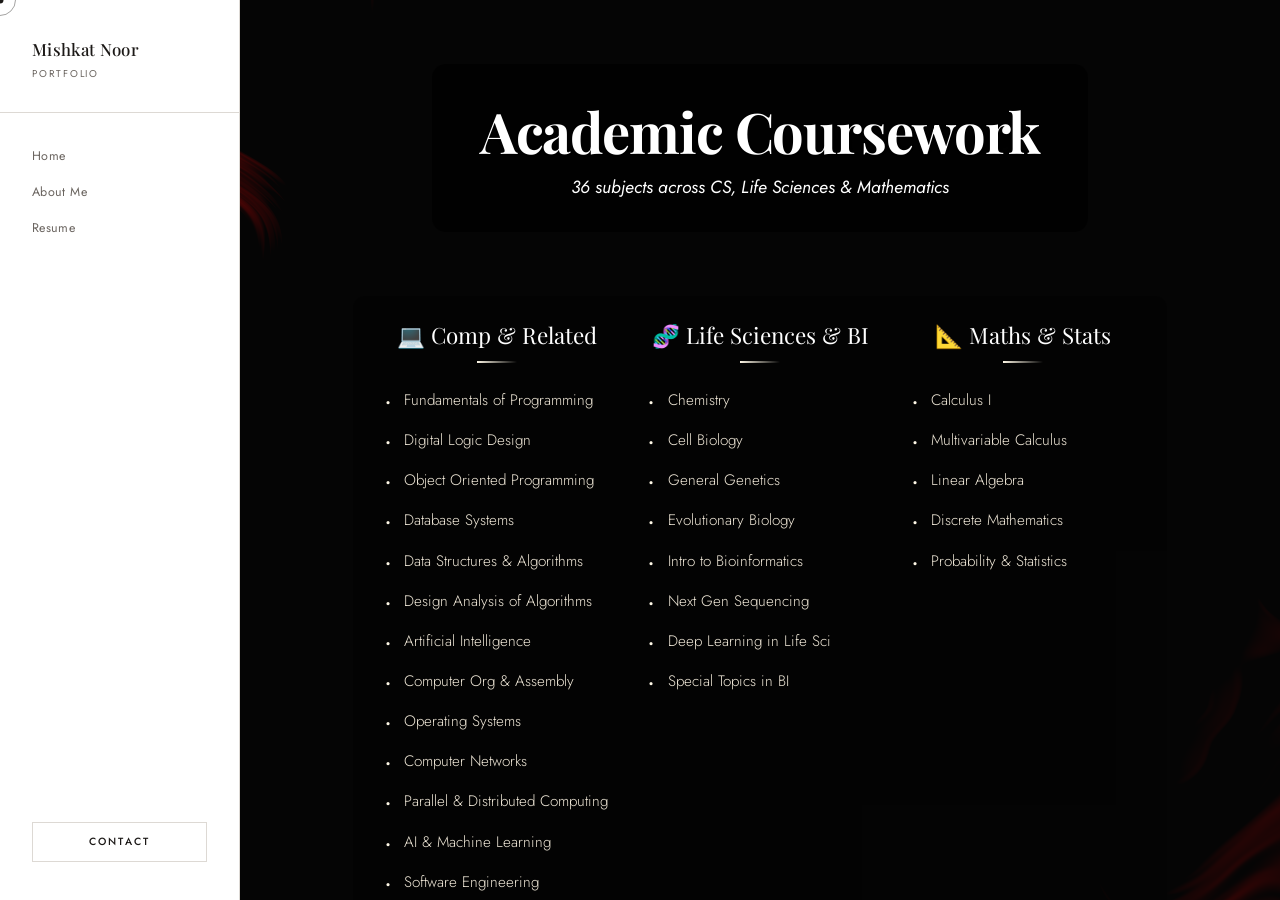
<file: academic-coursework.html>
<!DOCTYPE html>
<html lang="en">
<head>
<meta charset="UTF-8">
<meta name="viewport" content="width=device-width, initial-scale=1.0">
<title>Mishkat Noor — Academic Coursework</title>
<link rel="preconnect" href="https://fonts.googleapis.com">
<link href="https://fonts.googleapis.com/css2?family=Playfair+Display:ital,wght@0,400;0,500;1,400&family=Jost:wght@300;400;500&display=swap" rel="stylesheet">
<style>
*,*::before,*::after{box-sizing:border-box;margin:0;padding:0}
html,body{height:100%}
:root{
  --sw:240px;
  --bg:#f7f5f2;
  --ink:#1c1917;
  --mid:#6b6560;
  --line:#ddd9d4;
  --accent:#b5a48a;
  --white:#ffffff;
  --serif:'Playfair Display',Georgia,serif;
  --sans:'Jost',sans-serif;
}
body{background:var(--bg);color:var(--ink);font-family:var(--sans);font-weight:300;display:flex;min-height:100vh;cursor:none}

/* CURSOR */
.cur-dot{width:7px;height:7px;background:var(--ink);border-radius:50%;position:fixed;z-index:9999;pointer-events:none;transform:translate(-50%,-50%)}
.cur-ring{width:32px;height:32px;border:1px solid rgba(28,25,23,.4);border-radius:50%;position:fixed;z-index:9998;pointer-events:none;transform:translate(-50%,-50%);transition:width .3s,height .3s,border-color .3s}
.cur-ring.big{width:56px;height:56px;border-color:var(--accent)}

/* SIDEBAR */
.sidebar{position:fixed;top:0;left:0;width:var(--sw);height:100vh;background:var(--white);border-right:1px solid var(--line);display:flex;flex-direction:column;z-index:100;padding:2.4rem 0;overflow-y:auto}
.sidebar-name{font-family:var(--serif);font-size:1.05rem;font-weight:500;letter-spacing:.02em;color:var(--ink);text-decoration:none;padding:0 2rem 2rem;border-bottom:1px solid var(--line);display:block;line-height:1.35}
.sidebar-name span{display:block;font-size:.62rem;font-family:var(--sans);font-weight:400;letter-spacing:.18em;text-transform:uppercase;color:var(--mid);margin-top:.35rem}
nav{padding:1.6rem 0;flex:1}
nav a{display:block;padding:.55rem 2rem;font-size:.78rem;font-weight:400;letter-spacing:.03em;color:var(--mid);text-decoration:none;transition:color .25s,padding-left .25s;position:relative}
nav a::before{content:'';position:absolute;left:0;top:50%;transform:translateY(-50%);width:0;height:1px;background:var(--accent);transition:width .3s}
nav a:hover{color:var(--ink);padding-left:2.5rem}
nav a:hover::before{width:1.5rem}
nav a.active{color:var(--ink);font-weight:500}
.sidebar-contact-btn{margin:0 2rem;display:block;text-align:center;padding:.7rem 1rem;border:1px solid var(--line);font-size:.65rem;font-weight:500;letter-spacing:.2em;text-transform:uppercase;color:var(--ink);text-decoration:none;transition:background .3s,color .3s,border-color .3s;cursor:none;background:none;font-family:var(--sans)}
.sidebar-contact-btn:hover{background:var(--ink);color:var(--white);border-color:var(--ink)}

/* MAIN CONTENT */
.main{margin-left:var(--sw);flex:1;padding:4rem 5%;overflow-y:auto;position:relative;display:flex;flex-direction:column;align-items:center;background:transparent}

/* ANIMATED BACKGROUND */
#smoke-canvas{position:fixed;top:0;left:0;width:100%;height:100%;z-index:0;opacity:1}

.content-header{margin-bottom:4rem;animation:fadeInDown .8s ease-out forwards;text-align:center;padding:1.8rem 3rem;border-radius:14px;background:rgba(0,0,0,0.7);position:relative;z-index:10}
.content-header h1{font-family:var(--serif);font-size:3.5rem;font-weight:700;color:#ffffff;margin-bottom:0.35rem;letter-spacing:-0.02em;text-shadow:0 0 4px rgba(0,0,0,0.9),0 6px 24px rgba(0,0,0,1)}
.content-header p{font-size:1.1rem;color:#ffffff;line-height:1.7;font-style:normal;font-weight:400;text-shadow:0 3px 14px rgba(0,0,0,0.9)}

.coursework-container{max-width:900px;margin:0 auto;display:grid;grid-template-columns:1fr 1fr 1fr;gap:2.5rem;margin-bottom:4rem;padding:1.5rem 2rem;border-radius:12px;background:rgba(0,0,0,0.28);position:relative;z-index:5}

.course-category{animation:fadeInUp .8s ease-out forwards}
.course-category:nth-child(1){animation-delay:.3s}
.course-category:nth-child(2){animation-delay:.4s}
.course-category:nth-child(3){animation-delay:.5s}
.course-category:nth-child(4){animation-delay:.6s}

.course-category h2{font-family:var(--serif);font-size:1.4rem;font-weight:400;color:#ffffff;margin-bottom:1.5rem;position:relative;padding-bottom:0.8rem;text-align:center;text-shadow:0 1px 5px rgba(0,0,0,0.4)}

.course-category h2::after{content:'';position:absolute;bottom:0;left:50%;transform:translateX(-50%);width:40px;height:2px;background:linear-gradient(90deg,#fff8e7,transparent);animation:expandWidth .8s ease-out forwards}

.course-list{list-style:none}
.course-list li{font-size:0.95rem;color:#f0e8d8;line-height:1.8;margin-bottom:0.8rem;position:relative;padding-left:1.2rem;text-align:left;text-shadow:0 1px 3px rgba(0,0,0,0.3)}
.course-list li::before{content:'•';position:absolute;left:0;color:#fff8e7;font-weight:600;font-size:1.2rem}

.course-list li:hover{color:#ffffff;transform:translateX(4px);transition:all .3s ease;text-shadow:0 2px 6px rgba(0,0,0,0.4)}

.summary{max-width:850px;text-align:center;margin:3rem auto;padding:1.5rem 2.5rem;border-radius:10px;background:rgba(0,0,0,0.28);position:relative;z-index:5}
.summary p{font-size:1.05rem;color:#f0e8d8;line-height:2;margin-bottom:1.5rem;animation:fadeIn .8s ease-out .7s both;text-shadow:0 1px 3px rgba(0,0,0,0.3)}

/* ANIMATIONS */
@keyframes fadeIn{from{opacity:0;transform:translateY(10px)}to{opacity:1;transform:translateY(0)}}
@keyframes fadeInDown{from{opacity:0;transform:translateY(-20px)}to{opacity:1;transform:translateY(0)}}
@keyframes fadeInUp{from{opacity:0;transform:translateY(20px)}to{opacity:1;transform:translateY(0)}}
@keyframes expandWidth{from{width:0}to{width:40px}}
@keyframes floatBoho{0%,100%{transform:translateY(0px) rotate(0deg)}50%{transform:translateY(-15px) rotate(5deg)}}
@keyframes swayLeft{0%,100%{transform:translateX(0px)}50%{transform:translateX(-10px)}}
@keyframes swayRight{0%,100%{transform:translateX(0px)}50%{transform:translateX(10px)}}
@keyframes swayVine1{0%{transform:translateX(0px)}25%{transform:translateX(-8px)}50%{transform:translateX(0px)}75%{transform:translateX(8px)}100%{transform:translateX(0px)}}
@keyframes swayVine2{0%{transform:translateX(0px)}25%{transform:translateX(8px)}50%{transform:translateX(0px)}75%{transform:translateX(-8px)}100%{transform:translateX(0px)}}
@keyframes swayVine3{0%{transform:translateX(0px)}33%{transform:translateX(-6px)}66%{transform:translateX(6px)}100%{transform:translateX(0px)}}
@keyframes swayVine4{0%{transform:translateX(0px)}33%{transform:translateX(7px)}66%{transform:translateX(-7px)}100%{transform:translateX(0px)}}

/* BOHO DECORATIVE ELEMENTS */
.boho-flower{position:absolute;pointer-events:none;opacity:0.6;animation:floatBoho 6s ease-in-out infinite}
.boho-flower-small{width:40px;height:40px}
.boho-flower-medium{width:60px;height:60px}
.boho-flower-lg{width:80px;height:80px}
.boho-vine{position:absolute;pointer-events:none;opacity:0.4}
.winding-vine{opacity:0.35}
.winding-vine-1{animation:swayVine1 7s ease-in-out infinite}
.winding-vine-2{animation:swayVine2 8s ease-in-out infinite}
.winding-vine-3{animation:swayVine3 7.5s ease-in-out infinite}
.winding-vine-4{animation:swayVine4 8.5s ease-in-out infinite}

.flower-1{top:10%;right:5%;animation:floatBoho 7s ease-in-out infinite;animation-delay:0s}
.flower-2{top:25%;left:3%;animation:floatBoho 8s ease-in-out infinite;animation-delay:1s}
.flower-3{top:50%;right:8%;animation:floatBoho 6.5s ease-in-out infinite;animation-delay:0.5s}
.flower-4{top:65%;left:2%;animation:floatBoho 7.5s ease-in-out infinite;animation-delay:1.5s}
.flower-5{top:80%;right:10%;animation:floatBoho 6s ease-in-out infinite;animation-delay:0.8s}
.flower-6{top:35%;right:1%;animation:floatBoho 7s ease-in-out infinite;animation-delay:2s}
.flower-7{top:55%;left:4%;animation:floatBoho 7.2s ease-in-out infinite;animation-delay:1.2s}
.flower-8{top:75%;right:6%;animation:floatBoho 8.1s ease-in-out infinite;animation-delay:0.3s}

.vine-1{top:15%;left:10%;animation:swayLeft 8s ease-in-out infinite;animation-delay:0s}
.vine-2{top:50%;right:3%;animation:swayRight 9s ease-in-out infinite;animation-delay:1s}
.vine-3{top:70%;left:5%;animation:swayLeft 7s ease-in-out infinite;animation-delay:0.5s}

/* CONTACT PANEL */
.contact-overlay{position:fixed;inset:0;background:rgba(10,8,6,.55);z-index:500;opacity:0;pointer-events:none;transition:opacity .45s;backdrop-filter:blur(4px)}
.contact-overlay.open{opacity:1;pointer-events:all}
.contact-panel{position:fixed;top:0;right:0;width:480px;max-width:100%;height:100vh;background:var(--white);z-index:501;padding:3.5rem 3rem;transform:translateX(100%);transition:transform .5s cubic-bezier(.4,0,.2,1);overflow-y:auto;display:flex;flex-direction:column}
.contact-panel.open{transform:translateX(0)}
.contact-close{position:absolute;top:1.8rem;right:2rem;background:none;border:none;font-family:var(--sans);font-size:.62rem;letter-spacing:.2em;text-transform:uppercase;color:var(--mid);cursor:none;transition:color .3s}
.contact-close:hover{color:var(--ink)}
.contact-heading{font-family:var(--serif);font-size:2.2rem;font-weight:400;color:var(--ink);line-height:1.15;margin-bottom:.7rem;margin-top:.5rem}
.contact-heading em{font-style:italic;color:var(--accent)}
.contact-sub{font-size:.82rem;color:var(--mid);margin-bottom:2.5rem;line-height:1.7}
.contact-form{display:flex;flex-direction:column;gap:1.8rem;flex:1}
.f-group{position:relative}
.f-group label{display:block;font-size:.58rem;font-weight:500;letter-spacing:.25em;text-transform:uppercase;color:var(--mid);margin-bottom:.5rem;transition:color .3s}
.f-group:focus-within label{color:var(--ink)}
.f-group input,.f-group textarea{width:100%;background:transparent;border:none;border-bottom:1px solid var(--line);padding:.55rem 0;font-family:var(--sans);font-size:.9rem;font-weight:300;color:var(--ink);outline:none;resize:none;transition:border-color .35s}
.f-group input:focus,.f-group textarea:focus{border-bottom-color:var(--ink)}
.f-line{position:absolute;bottom:0;left:0;height:1px;width:0;background:var(--ink);transition:width .5s cubic-bezier(.4,0,.2,1)}
.f-group:focus-within .f-line{width:100%}
.contact-send{display:inline-flex;align-items:center;gap:.8rem;background:var(--ink);color:var(--white);border:none;padding:1rem 2rem;font-family:var(--sans);font-size:.65rem;font-weight:500;letter-spacing:.22em;text-transform:uppercase;cursor:none;align-self:flex-start;position:relative;overflow:hidden;transition:color .4s}
.contact-send::before{content:'';position:absolute;inset:0;background:var(--accent);transform:translateX(-100%);transition:transform .5s cubic-bezier(.4,0,.2,1)}
.contact-send:hover::before{transform:translateX(0)}
.contact-send:hover{color:var(--ink)}
.contact-send span,.contact-send .arr{position:relative;z-index:1}
.contact-success{display:none;font-family:var(--serif);font-size:1.3rem;color:var(--ink);text-align:center;padding:2rem 0;font-style:italic}

/* HAMBURGER */
.hamburger{display:none;position:fixed;top:1.2rem;left:1.2rem;z-index:200;background:var(--white);border:1px solid var(--line);width:38px;height:38px;align-items:center;justify-content:center;flex-direction:column;gap:5px;cursor:none;padding:9px}
.hamburger span{display:block;width:100%;height:1px;background:var(--ink)}

@media(max-width:860px){
  body{cursor:auto}
  .cur-dot,.cur-ring{display:none}
  .sidebar{transform:translateX(-100%);transition:transform .4s cubic-bezier(.4,0,.2,1);z-index:300}
  .sidebar.open{transform:translateX(0)}
  .hamburger{display:flex}
  .main{margin-left:0;padding:2rem}
  .content-header h1{font-size:2.2rem}
  .coursework-container{grid-template-columns:1fr;gap:1.5rem}
  .boho-flower{opacity:0.25}
  .boho-vine{opacity:0.15}
  .boho-flower-lg{width:60px;height:60px}
  .boho-flower-medium{width:40px;height:40px}
  .boho-flower-small{width:25px;height:25px}
}
</style>
</head>
<body>

<div class="cur-dot" id="curDot"></div>
<div class="cur-ring" id="curRing"></div>

<button class="hamburger" id="hamburger" onclick="toggleSidebar()">
  <span></span><span></span><span></span>
</button>

<!-- SIDEBAR -->
<aside class="sidebar" id="sidebar">
  <a class="sidebar-name" href="portfolio.html">
    Mishkat Noor
    <span>Portfolio</span>
  </a>
  <nav>
    <a href="portfolio.html">Home</a>
    <a href="about-me.html">About Me</a>
    <a href="resume.html">Resume</a>
  </nav>
  <button class="sidebar-contact-btn" onclick="openContact()">Contact</button>
</aside>

<!-- MAIN CONTENT -->
<main class="main">
  <canvas id="smoke-canvas"></canvas>

  <div class="content-header">
    <h1>Academic Coursework</h1>
    <p><em>36 subjects across CS, Life Sciences & Mathematics</em></p>
  </div>

  <div class="coursework-container">
    <div class="course-category">
      <h2>💻 Comp & Related</h2>
      <ul class="course-list">
        <li>Fundamentals of Programming</li>
        <li>Digital Logic Design</li>
        <li>Object Oriented Programming</li>
        <li>Database Systems</li>
        <li>Data Structures & Algorithms</li>
        <li>Design Analysis of Algorithms</li>
        <li>Artificial Intelligence</li>
        <li>Computer Org & Assembly</li>
        <li>Operating Systems</li>
        <li>Computer Networks</li>
        <li>Parallel & Distributed Computing</li>
        <li>AI & Machine Learning</li>
        <li>Software Engineering</li>
        <li>Virtual Reality</li>
      </ul>
    </div>

    <div class="course-category">
      <h2>🧬 Life Sciences & BI</h2>
      <ul class="course-list">
        <li>Chemistry</li>
        <li>Cell Biology</li>
        <li>General Genetics</li>
        <li>Evolutionary Biology</li>
        <li>Intro to Bioinformatics</li>
        <li>Next Gen Sequencing</li>
        <li>Deep Learning in Life Sci</li>
        <li>Special Topics in BI</li>
      </ul>
    </div>

    <div class="course-category">
      <h2>📐 Maths & Stats</h2>
      <ul class="course-list">
        <li>Calculus I</li>
        <li>Multivariable Calculus</li>
        <li>Linear Algebra</li>
        <li>Discrete Mathematics</li>
        <li>Probability & Statistics</li>
      </ul>
    </div>

    <div class="course-category">
      <h2>📚 Allied</h2>
      <ul class="course-list">
        <li>Intro to Management</li>
        <li>Professional Ethics</li>
        <li>Principles of Accounting</li>
      </ul>
    </div>
  </div>

  <div class="summary">
    <p>Currently in my 6th semester of BS Bioinformatics at NUST, I've completed a rigorous interdisciplinary curriculum spanning <strong>36 subjects</strong>. This breadth of coursework reflects the true nature of bioinformatics — a field that demands proficiency across biology, computation, and quantitative analysis.</p>
    <p>From designing algorithms to sequencing genomes, from managing databases to understanding cellular processes, each course has contributed to building a comprehensive foundation for research and innovation in computational biology.</p>
  </div>

</main>

<!-- CONTACT PANEL -->
<div class="contact-overlay" id="contactOverlay" onclick="closeContact()"></div>
<div class="contact-panel" id="contactPanel">
  <button class="contact-close" onclick="closeContact()">&#10005; &nbsp;Close</button>
  <h2 class="contact-heading">Let's<br><em>talk.</em></h2>
  <p class="contact-sub">I'm Mishkat Noor, a BS Bioinformatics student at NUST with expertise in NGS, genome assembly, and AI/ML in bioinformatics. Feel free to reach out using the form below or contact me directly at mnoor.bsbi23sines@student.nust.edu.pk or +(92) 341-7789421.</p>
  <form class="contact-form" id="contactForm" onsubmit="submitContact(event)">
    <div class="f-group">
      <label>Name *</label>
      <input type="text" placeholder="Your full name" required>
      <div class="f-line"></div>
    </div>
    <div class="f-group">
      <label>Email *</label>
      <input type="email" placeholder="mnoor.bsbi23sines@student.nust.edu.pk" required>
      <div class="f-line"></div>
    </div>
    <div class="f-group">
      <label>Message *</label>
      <textarea rows="5" placeholder="What would you like to say?" required></textarea>
      <div class="f-line"></div>
    </div>
    <button type="submit" class="contact-send">
      <span>Send</span>
      <span class="arr">&#8594;</span>
    </button>
  </form>
  <div class="contact-success" id="contactSuccess">Message successfully sent! &#10003;</div>
</div>

<script>
// CURSOR
const dot=document.getElementById('curDot'),ring=document.getElementById('curRing');
let mx=0,my=0,rx=0,ry=0;
document.addEventListener('mousemove',e=>{mx=e.clientX;my=e.clientY;dot.style.left=mx+'px';dot.style.top=my+'px'});
(function loop(){rx+=(mx-rx)*.1;ry+=(my-ry)*.1;ring.style.left=rx+'px';ring.style.top=ry+'px';requestAnimationFrame(loop)})();
document.querySelectorAll('a,button').forEach(el=>{
  el.addEventListener('mouseenter',()=>ring.classList.add('big'));
  el.addEventListener('mouseleave',()=>ring.classList.remove('big'));
});

// CONTACT
function openContact(){document.getElementById('contactOverlay').classList.add('open');document.getElementById('contactPanel').classList.add('open');document.body.style.overflow='hidden'}
function closeContact(){document.getElementById('contactOverlay').classList.remove('open');document.getElementById('contactPanel').classList.remove('open');document.body.style.overflow=''}
function submitContact(e){
  e.preventDefault();
  document.getElementById('contactForm').style.display='none';
  document.getElementById('contactSuccess').style.display='block';
  setTimeout(()=>{document.getElementById('contactForm').style.display='flex';document.getElementById('contactSuccess').style.display='none';document.getElementById('contactForm').reset();closeContact()},3000);
}

// MOBILE
function toggleSidebar(){document.getElementById('sidebar').classList.toggle('open')}
document.querySelectorAll('nav a').forEach(a=>{
  a.addEventListener('click',function(){
    document.querySelectorAll('nav a').forEach(x=>x.classList.remove('active'));
    this.classList.add('active');
    document.getElementById('sidebar').classList.remove('open');
  });
});

// SMOKE ANIMATION
const fragmentShaderSource=`#version 300 es
precision highp float;
out vec4 O;
uniform float time;
uniform vec2 resolution;
uniform vec3 u_color;

#define FC gl_FragCoord.xy
#define R resolution
#define T (time+660.)

float rnd(vec2 p){p=fract(p*vec2(12.9898,78.233));p+=dot(p,p+34.56);return fract(p.x*p.y);}
float noise(vec2 p){vec2 i=floor(p),f=fract(p),u=f*f*(3.-2.*f);return mix(mix(rnd(i),rnd(i+vec2(1,0)),u.x),mix(rnd(i+vec2(0,1)),rnd(i+1.),u.x),u.y);}
float fbm(vec2 p){float t=.0,a=1.;for(int i=0;i<5;i++){t+=a*noise(p);p*=mat2(1,-1.2,.2,1.2)*2.;a*=.5;}return t;}

void main(){
  vec2 uv=(FC-.5*R)/R.y;
  // slightly brighter base so smoke shapes read clearly
  vec3 col=vec3(0.7,0.35,0.25);
  uv.x+=.25;
  uv*=vec2(2,1);

  float n=fbm(uv*.28-vec2(T*.01,0));
  n=noise(uv*3.+n*2.);

  col.r-=fbm(uv+vec2(0,T*.015)+n);
  col.g-=fbm(uv*1.003+vec2(0,T*.015)+n+.003);
  col.b-=fbm(uv*1.006+vec2(0,T*.015)+n+.006);

  col=mix(col,u_color,dot(col,vec3(.21,.71,.07)));

  // keep darks rich but allow visible orange highlights
  col=mix(vec3(.03,.015,.01),col,0.8);
  col=clamp(col,.02,0.98);
  O=vec4(col,1);
}`;

class SmokeRenderer{
  constructor(canvas,fragmentSource,color=[0.7,0.6,0.85]){
    this.canvas=canvas;
    this.gl=canvas.getContext('webgl2');
    this.vertices=[-1,1,-1,-1,1,1,1,-1];
    this.color=color;
    this.vertexSrc="#version 300 es\nprecision highp float;\nin vec4 position;\nvoid main(){gl_Position=position;}";
    this.setup(fragmentSource);
    this.init();
  }
  compile(shader,source){
    this.gl.shaderSource(shader,source);
    this.gl.compileShader(shader);
    if(!this.gl.getShaderParameter(shader,this.gl.COMPILE_STATUS)){console.error('Shader error:',this.gl.getShaderInfoLog(shader));}
  }
  setup(fragmentSource){
    const gl=this.gl;
    this.vs=gl.createShader(gl.VERTEX_SHADER);
    this.fs=gl.createShader(gl.FRAGMENT_SHADER);
    this.program=gl.createProgram();
    this.compile(this.vs,this.vertexSrc);
    this.compile(this.fs,fragmentSource);
    gl.attachShader(this.program,this.vs);
    gl.attachShader(this.program,this.fs);
    gl.linkProgram(this.program);
    if(!gl.getProgramParameter(this.program,gl.LINK_STATUS)){console.error('Link error:',gl.getProgramInfoLog(this.program));}
  }
  init(){
    const gl=this.gl;
    this.buffer=gl.createBuffer();
    gl.bindBuffer(gl.ARRAY_BUFFER,this.buffer);
    gl.bufferData(gl.ARRAY_BUFFER,new Float32Array(this.vertices),gl.STATIC_DRAW);
    const position=gl.getAttribLocation(this.program,'position');
    gl.enableVertexAttribArray(position);
    gl.vertexAttribPointer(position,2,gl.FLOAT,false,0,0);
    this.program.resolution=gl.getUniformLocation(this.program,'resolution');
    this.program.time=gl.getUniformLocation(this.program,'time');
    this.program.u_color=gl.getUniformLocation(this.program,'u_color');
  }
  updateScale(){
    const dpr=Math.max(1,window.devicePixelRatio);
    const w=window.innerWidth,h=window.innerHeight;
    this.canvas.width=w*dpr;
    this.canvas.height=h*dpr;
    this.gl.viewport(0,0,this.canvas.width,this.canvas.height);
  }
  render(now=0){
    const gl=this.gl;
    gl.clearColor(0,0,0,1);
    gl.clear(gl.COLOR_BUFFER_BIT);
    gl.useProgram(this.program);
    gl.bindBuffer(gl.ARRAY_BUFFER,this.buffer);
    gl.uniform2f(this.program.resolution,this.canvas.width,this.canvas.height);
    gl.uniform1f(this.program.time,now*1e-3);
    gl.uniform3fv(this.program.u_color,this.color);
    gl.drawArrays(gl.TRIANGLE_STRIP,0,4);
  }
}

const canvas=document.getElementById('smoke-canvas');
// lighter, brighter orange for better visibility
const renderer=new SmokeRenderer(canvas,fragmentShaderSource,[1.0,0.6,0.3]);
renderer.updateScale();
window.addEventListener('resize',()=>renderer.updateScale());
let animId;
const loop=now=>{renderer.render(now);animId=requestAnimationFrame(loop);};
loop(0);
</script>
</body>
</html>
</file>
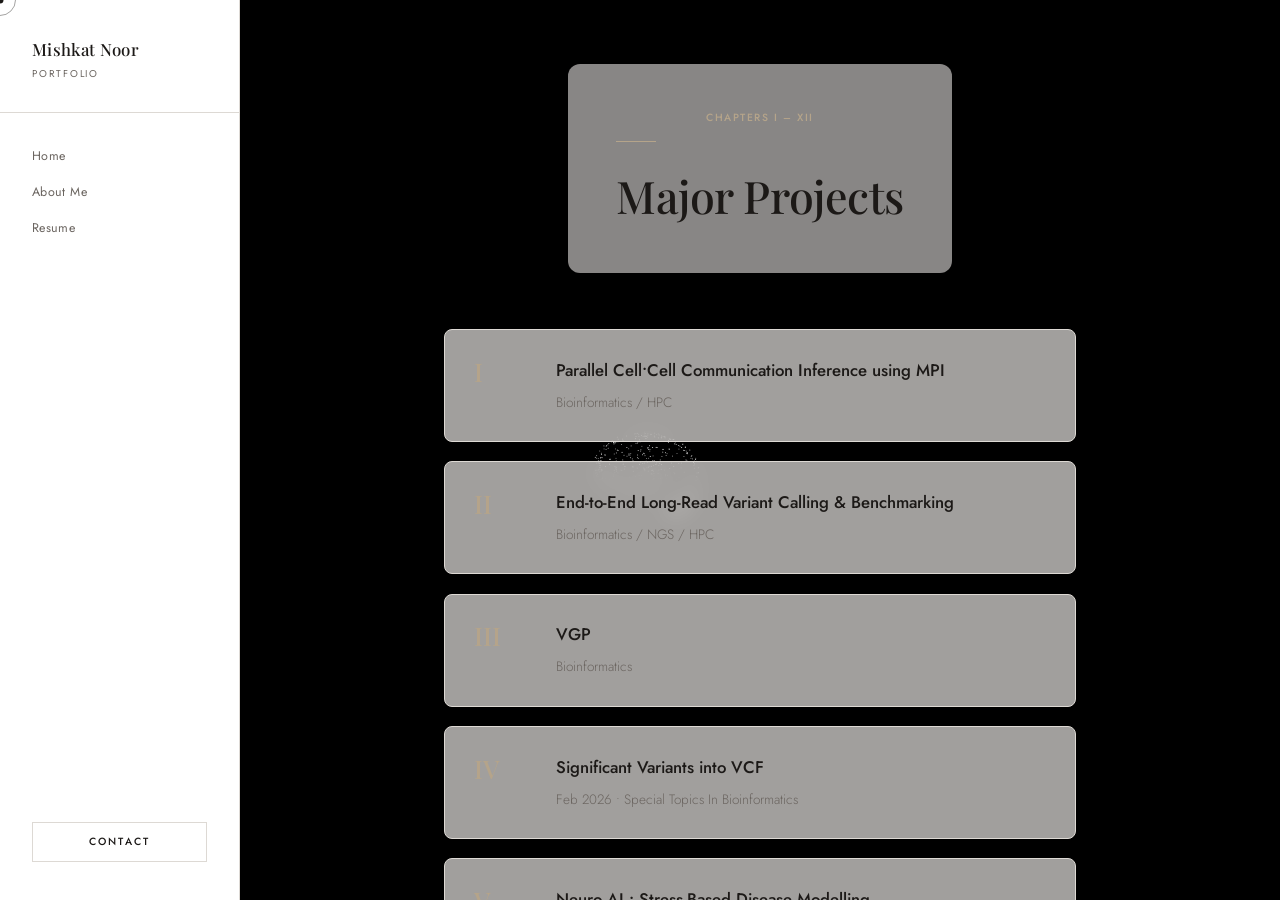
<file: academic-projects.html>
<!DOCTYPE html>
<html lang="en">
<head>
<meta charset="UTF-8">
<meta name="viewport" content="width=device-width, initial-scale=1.0">
<title>Mishkat Noor — Academic Projects</title>
<link rel="preconnect" href="https://fonts.googleapis.com">
<link href="https://fonts.googleapis.com/css2?family=Playfair+Display:ital,wght@0,400;0,500;1,400&family=Jost:wght@300;400;500&display=swap" rel="stylesheet">
<script src="https://cdnjs.cloudflare.com/ajax/libs/gsap/3.12.2/gsap.min.js"></script>
<style>
*,*::before,*::after{box-sizing:border-box;margin:0;padding:0}
html,body{height:100%}
:root{
  --sw:240px;
  --bg:#f7f5f2;
  --ink:#1c1917;
  --mid:#6b6560;
  --line:#ddd9d4;
  --accent:#b5a48a;
  --white:#ffffff;
  --serif:'Playfair Display',Georgia,serif;
  --sans:'Jost',sans-serif;
}
body{background:var(--bg);color:var(--ink);font-family:var(--sans);font-weight:300;display:flex;min-height:100vh;cursor:none;position:relative}

/* SPIRAL ANIMATION CANVAS */
#spiralCanvas{position:fixed;top:0;left:0;width:100%;height:100%;z-index:0;pointer-events:none}

/* CURSOR */
.cur-dot{width:7px;height:7px;background:var(--ink);border-radius:50%;position:fixed;z-index:9999;pointer-events:none;transform:translate(-50%,-50%)}
.cur-ring{width:32px;height:32px;border:1px solid rgba(28,25,23,.4);border-radius:50%;position:fixed;z-index:9998;pointer-events:none;transform:translate(-50%,-50%);transition:width .3s,height .3s,border-color .3s}
.cur-ring.big{width:56px;height:56px;border-color:var(--accent)}

/* SIDEBAR */
.sidebar{position:fixed;top:0;left:0;width:var(--sw);height:100vh;background:var(--white);border-right:1px solid var(--line);display:flex;flex-direction:column;z-index:102;padding:2.4rem 0;overflow-y:auto}
.sidebar-name{font-family:var(--serif);font-size:1.05rem;font-weight:500;letter-spacing:.02em;color:var(--ink);text-decoration:none;padding:0 2rem 2rem;border-bottom:1px solid var(--line);display:block;line-height:1.35}
.sidebar-name span{display:block;font-size:.62rem;font-family:var(--sans);font-weight:400;letter-spacing:.18em;text-transform:uppercase;color:var(--mid);margin-top:.35rem}
nav{padding:1.6rem 0;flex:1}
nav a{display:block;padding:.55rem 2rem;font-size:.78rem;font-weight:400;letter-spacing:.03em;color:var(--mid);text-decoration:none;transition:color .25s,padding-left .25s;position:relative}
nav a::before{content:'';position:absolute;left:0;top:50%;transform:translateY(-50%);width:0;height:1px;background:var(--accent);transition:width .3s}
nav a:hover{color:var(--ink);padding-left:2.5rem}
nav a:hover::before{width:1.5rem}
nav a.active{color:var(--ink);font-weight:500}
.sidebar-contact-btn{margin:0 2rem;display:block;text-align:center;padding:.7rem 1rem;border:1px solid var(--line);font-size:.65rem;font-weight:500;letter-spacing:.2em;text-transform:uppercase;color:var(--ink);text-decoration:none;transition:background .3s,color .3s,border-color .3s;cursor:none;background:none;font-family:var(--sans)}
.sidebar-contact-btn:hover{background:var(--ink);color:var(--white);border-color:var(--ink)}

/* MAIN CONTENT */
.main{margin-left:var(--sw);flex:1;padding:4rem 5%;overflow-y:auto;position:relative;display:flex;flex-direction:column;align-items:center;background:transparent;z-index:5}

.content-header{margin-bottom:3.5rem;animation:fadeInDown .8s ease-out forwards;text-align:center;padding:2.5rem 3rem;background:rgba(247,245,242,.55);backdrop-filter:blur(8px);position:relative;z-index:5;border-radius:12px}
.content-header h1{font-family:var(--serif);font-size:2.8rem;font-weight:500;color:var(--ink);margin-bottom:0.5rem;letter-spacing:-0.01em}
.content-header p{font-size:0.95rem;color:var(--mid);line-height:1.8;max-width:85%;margin:0 auto}

.label{display:inline-block;font-size:.65rem;font-weight:500;letter-spacing:.15em;text-transform:uppercase;color:var(--accent);margin-bottom:1rem}

.binding-line{width:40px;height:1px;background:var(--accent);margin-bottom:1.5rem}

.compact-project-list{list-style:none;max-width:1000px;margin:0 auto;animation:fadeInUp .8s ease-out .2s both}

.compact-project-item{display:flex;gap:2rem;padding:1.8rem;border:1px solid var(--line);border-radius:8px;margin-bottom:1.2rem;cursor:pointer;transition:all .3s ease;position:relative;z-index:3;background:rgba(247,245,242,.65);backdrop-filter:blur(10px)}

.compact-project-item:hover{background:rgba(247,245,242,.75);border-color:var(--accent);transform:translateX(8px)}

.compact-project-num{min-width:50px;font-family:var(--serif);font-size:1.6rem;font-weight:500;color:var(--accent);line-height:1}

.compact-project-info{flex:1;display:flex;flex-direction:column;gap:.6rem}

.compact-project-title{font-size:1.05rem;font-weight:500;color:var(--ink);line-height:1.4}

.compact-project-meta{font-size:.85rem;color:var(--mid);line-height:1.5}

/* ANIMATIONS */
@keyframes fadeIn{from{opacity:0;transform:translateY(10px)}to{opacity:1;transform:translateY(0)}}
@keyframes fadeInDown{from{opacity:0;transform:translateY(-20px)}to{opacity:1;transform:translateY(0)}}
@keyframes fadeInUp{from{opacity:0;transform:translateY(20px)}to{opacity:1;transform:translateY(0)}}

/* CONTACT PANEL */
.contact-overlay{position:fixed;inset:0;background:rgba(10,8,6,.55);z-index:500;opacity:0;pointer-events:none;transition:opacity .45s;backdrop-filter:blur(4px)}
.contact-overlay.open{opacity:1;pointer-events:all}

/* PROJECT DETAIL MODAL */
.project-detail-overlay{position:fixed;inset:0;background:rgba(10,8,6,.55);z-index:600;opacity:0;pointer-events:none;transition:opacity .45s;backdrop-filter:blur(4px)}
.project-detail-overlay.open{opacity:1;pointer-events:all}
.project-detail-modal{position:fixed;top:0;right:0;width:600px;max-width:100%;height:100vh;background:var(--white);z-index:601;padding:3.5rem 3rem;transform:translateX(100%);transition:transform .5s cubic-bezier(.4,0,.2,1);overflow-y:auto;display:flex;flex-direction:column}
.project-detail-modal.open{transform:translateX(0)}
.project-detail-close{position:absolute;top:1.8rem;right:2rem;background:none;border:none;font-family:var(--sans);font-size:.62rem;letter-spacing:.2em;text-transform:uppercase;color:var(--mid);cursor:none;transition:color .3s}
.project-detail-close:hover{color:var(--ink)}
.project-num-display{font-family:var(--serif);font-size:3.5rem;font-weight:400;color:var(--accent);line-height:.9;margin-bottom:1rem}
.project-detail-title{font-family:var(--serif);font-size:1.8rem;font-weight:400;color:var(--ink);line-height:1.25;margin-bottom:.5rem}
.project-detail-meta{font-size:.85rem;color:var(--mid);margin-bottom:2rem}
.project-detail-section{margin-bottom:2rem}
.project-detail-section h3{font-family:var(--serif);font-size:1.1rem;font-weight:500;color:var(--ink);margin-bottom:.8rem;letter-spacing:.02em}
.project-detail-section p{font-size:.9rem;color:var(--ink);line-height:1.7;margin-bottom:1rem}
.project-detail-skills{display:flex;flex-wrap:wrap;gap:.6rem}
.skill-tag{display:inline-block;background:rgba(181,164,138,.15);color:var(--accent);padding:.4rem .8rem;border-radius:4px;font-size:.75rem;font-weight:500;letter-spacing:.03em}
.contact-panel{position:fixed;top:0;right:0;width:480px;max-width:100%;height:100vh;background:var(--white);z-index:501;padding:3.5rem 3rem;transform:translateX(100%);transition:transform .5s cubic-bezier(.4,0,.2,1);overflow-y:auto;display:flex;flex-direction:column}
.contact-panel.open{transform:translateX(0)}
.contact-close{position:absolute;top:1.8rem;right:2rem;background:none;border:none;font-family:var(--sans);font-size:.62rem;letter-spacing:.2em;text-transform:uppercase;color:var(--mid);cursor:none;transition:color .3s}
.contact-close:hover{color:var(--ink)}
.contact-heading{font-family:var(--serif);font-size:2.2rem;font-weight:400;color:var(--ink);line-height:1.15;margin-bottom:.7rem;margin-top:.5rem}
.contact-heading em{font-style:italic;color:var(--accent)}
.contact-sub{font-size:.82rem;color:var(--mid);margin-bottom:2.5rem;line-height:1.7}
.contact-form{display:flex;flex-direction:column;gap:1.8rem;flex:1}
.f-group{position:relative}
.f-group label{display:block;font-size:.58rem;font-weight:500;letter-spacing:.25em;text-transform:uppercase;color:var(--mid);margin-bottom:.5rem;transition:color .3s}
.f-group:focus-within label{color:var(--ink)}
.f-group input,.f-group textarea{width:100%;background:transparent;border:none;border-bottom:1px solid var(--line);padding:.55rem 0;font-family:var(--sans);font-size:.9rem;font-weight:300;color:var(--ink);outline:none;resize:none;transition:border-color .35s}
.f-group input:focus,.f-group textarea:focus{border-bottom-color:var(--ink)}
.f-line{position:absolute;bottom:0;left:0;height:1px;width:0;background:var(--ink);transition:width .5s cubic-bezier(.4,0,.2,1)}
.f-group:focus-within .f-line{width:100%}
.contact-send{display:inline-flex;align-items:center;gap:.8rem;background:var(--ink);color:var(--white);border:none;padding:1rem 2rem;font-family:var(--sans);font-size:.65rem;font-weight:500;letter-spacing:.22em;text-transform:uppercase;cursor:none;align-self:flex-start;position:relative;overflow:hidden;transition:color .4s}
.contact-send::before{content:'';position:absolute;inset:0;background:var(--accent);transform:translateX(-100%);transition:transform .5s cubic-bezier(.4,0,.2,1)}
.contact-send:hover::before{transform:translateX(0)}
.contact-send:hover{color:var(--ink)}
.contact-send span,.contact-send .arr{position:relative;z-index:1}
.contact-success{display:none;font-family:var(--serif);font-size:1.3rem;color:var(--ink);text-align:center;padding:2rem 0;font-style:italic}

/* HAMBURGER */
.hamburger{display:none;position:fixed;top:1.2rem;left:1.2rem;z-index:200;background:var(--white);border:1px solid var(--line);width:38px;height:38px;align-items:center;justify-content:center;flex-direction:column;gap:5px;cursor:none;padding:9px}
.hamburger span{display:block;width:100%;height:1px;background:var(--ink)}

@media(max-width:860px){
  body{cursor:auto}
  .cur-dot,.cur-ring{display:none}
  .sidebar{transform:translateX(-100%);transition:transform .4s cubic-bezier(.4,0,.2,1);z-index:300}
  .sidebar.open{transform:translateX(0)}
  .hamburger{display:flex}
  .main{margin-left:0;padding:2rem}
  .compact-project-list{max-width:100%}
  .compact-project-item{flex-direction:column;gap:1rem}
}
</style>
</head>
<body>

<!-- SPIRAL ANIMATION CANVAS -->
<canvas id="spiralCanvas"></canvas>

<div class="cur-dot" id="curDot"></div>
<div class="cur-ring" id="curRing"></div>

<button class="hamburger" id="hamburger" onclick="toggleSidebar()">
  <span></span><span></span><span></span>
</button>

<!-- SIDEBAR -->
<aside class="sidebar" id="sidebar">
  <a class="sidebar-name" href="portfolio.html">
    Mishkat Noor
    <span>Portfolio</span>
  </a>
  <nav>
    <a href="portfolio.html">Home</a>
    <a href="about-me.html">About Me</a>
    <a href="resume.html">Resume</a>
  </nav>
  <button class="sidebar-contact-btn" onclick="openContact()">Contact</button>
</aside>

<!-- MAIN CONTENT -->
<main class="main">
  <div class="content-header">
    <span class="label">Chapters I – XII</span>
    <div class="binding-line"></div>
    <h1>Major Projects</h1>
  </div>

  <ul class="compact-project-list">
    <li class="compact-project-item" onclick="openProjectDetail(1)" style="cursor:pointer;">
      <div class="compact-project-num">I</div>
      <div class="compact-project-info">
        <div class="compact-project-title">Parallel Cell•Cell Communication Inference using MPI</div>
        <div class="compact-project-meta">Bioinformatics / HPC</div>
      </div>
    </li>
    <li class="compact-project-item" onclick="openProjectDetail(2)" style="cursor:pointer;">
      <div class="compact-project-num">II</div>
      <div class="compact-project-info">
        <div class="compact-project-title">End-to-End Long-Read Variant Calling &amp; Benchmarking</div>
        <div class="compact-project-meta">Bioinformatics / NGS / HPC</div>
      </div>
    </li>
    <li class="compact-project-item" onclick="openProjectDetail(3)" style="cursor:pointer;">
      <div class="compact-project-num">III</div>
      <div class="compact-project-info">
        <div class="compact-project-title">VGP</div>
        <div class="compact-project-meta">Bioinformatics</div>
      </div>
    </li>
    <li class="compact-project-item" onclick="openProjectDetail(4)" style="cursor:pointer;">
      <div class="compact-project-num">IV</div>
      <div class="compact-project-info">
        <div class="compact-project-title">Significant Variants into VCF</div>
        <div class="compact-project-meta">Feb 2026 • Special Topics In Bioinformatics</div>
      </div>
    </li>
    <li class="compact-project-item" onclick="openProjectDetail(5)" style="cursor:pointer;">
      <div class="compact-project-num">V</div>
      <div class="compact-project-info">
        <div class="compact-project-title">Neuro AI • Stress-Based Disease Modelling</div>
        <div class="compact-project-meta">Mar 2025 • May 2025 • ML &amp; AI</div>
      </div>
    </li>
    <li class="compact-project-item" onclick="openProjectDetail(6)" style="cursor:pointer;">
      <div class="compact-project-num">VI</div>
      <div class="compact-project-info">
        <div class="compact-project-title">Similarity and Differences in Protein Sequences</div>
        <div class="compact-project-meta">Apr 2025 • Molecular Evolution</div>
      </div>
    </li>
    <li class="compact-project-item" onclick="openProjectDetail(7)" style="cursor:pointer;">
      <div class="compact-project-num">VII</div>
      <div class="compact-project-info">
        <div class="compact-project-title">Computational Epidemiology and Pandemic Forecasting</div>
        <div class="compact-project-meta">Mar 2025 • AI in Public Health</div>
      </div>
    </li>
    <li class="compact-project-item" onclick="openProjectDetail(8)" style="cursor:pointer;">
      <div class="compact-project-num">VIII</div>
      <div class="compact-project-info">
        <div class="compact-project-title">Social Media Strategy for Vestees</div>
        <div class="compact-project-meta">Mar 2025 • Intro to Management</div>
      </div>
    </li>
    <li class="compact-project-item" onclick="openProjectDetail(9)" style="cursor:pointer;">
      <div class="compact-project-num">IX</div>
      <div class="compact-project-info">
        <div class="compact-project-title">Literature Report on Reactome</div>
        <div class="compact-project-meta">May 2025 • Bioinformatics Tools &amp; Databases</div>
      </div>
    </li>
    <li class="compact-project-item" onclick="openProjectDetail(10)" style="cursor:pointer;">
      <div class="compact-project-num">X</div>
      <div class="compact-project-info">
        <div class="compact-project-title">Molecular Modelling of Axonal Lipid Membrane using Charmm-GUI</div>
        <div class="compact-project-meta">Feb 2024 • Computational Cell Biology</div>
      </div>
    </li>
  </ul>
</main>

<!-- PROJECT DETAIL MODAL -->
<div class="project-detail-overlay" id="projectDetailOverlay" onclick="closeProjectDetail()"></div>
<div class="project-detail-modal" id="projectDetailModal">
  <button class="project-detail-close" onclick="closeProjectDetail()">&#10005; &nbsp;Close</button>
  <div id="projectDetailContent"></div>
</div>

<!-- CONTACT PANEL -->
<div class="contact-overlay" id="contactOverlay" onclick="closeContact()"></div>
<div class="contact-panel" id="contactPanel">
  <button class="contact-close" onclick="closeContact()">&#10005; &nbsp;Close</button>
  <h2 class="contact-heading">Let's<br><em>talk.</em></h2>
  <p class="contact-sub">I'm Mishkat Noor, a BS Bioinformatics student at NUST with expertise in NGS, genome assembly, and AI/ML in bioinformatics. Feel free to reach out using the form below or contact me directly.</p>
  <form class="contact-form" id="contactForm" onsubmit="submitContact(event)">
    <div class="f-group">
      <label>Name *</label>
      <input type="text" placeholder="Your full name" required>
      <div class="f-line"></div>
    </div>
    <div class="f-group">
      <label>Email *</label>
      <input type="email" placeholder="Your email" required>
      <div class="f-line"></div>
    </div>
    <div class="f-group">
      <label>Message *</label>
      <textarea rows="5" placeholder="What would you like to say?" required></textarea>
      <div class="f-line"></div>
    </div>
    <button type="submit" class="contact-send">
      <span>Send</span>
      <span class="arr">&#8594;</span>
    </button>
  </form>
  <div class="contact-success" id="contactSuccess">Message successfully sent! &#10003;</div>
</div>

<script>
// ============ SPIRAL ANIMATION ============
class Vector2D {
  constructor(x, y) {
    this.x = x;
    this.y = y;
  }
  static random(min, max) {
    return min + Math.random() * (max - min);
  }
}

class Vector3D {
  constructor(x, y, z) {
    this.x = x;
    this.y = y;
    this.z = z;
  }
  static random(min, max) {
    return min + Math.random() * (max - min);
  }
}

class Star {
  constructor(cameraZ, cameraTravelDistance) {
    this.angle = Math.random() * Math.PI * 2;
    this.distance = 30 * Math.random() + 15;
    this.rotationDirection = Math.random() > 0.5 ? 1 : -1;
    this.expansionRate = 1.2 + Math.random() * 0.8;
    this.finalScale = 0.7 + Math.random() * 0.6;
    
    this.dx = this.distance * Math.cos(this.angle);
    this.dy = this.distance * Math.sin(this.angle);
    
    this.spiralLocation = (1 - Math.pow(1 - Math.random(), 3.0)) / 1.3;
    this.z = Vector2D.random(0.5 * cameraZ, cameraTravelDistance + cameraZ);
    
    const lerp = (start, end, t) => start * (1 - t) + end * t;
    this.z = lerp(this.z, cameraTravelDistance / 2, 0.3 * this.spiralLocation);
    this.strokeWeightFactor = Math.pow(Math.random(), 2.0);
  }
  
  render(p, controller) {
    const spiralPos = controller.spiralPath(this.spiralLocation);
    const q = p - this.spiralLocation;
    
    if (q > 0) {
      const displacementProgress = controller.constrain(4 * q, 0, 1);
      let easing;
      
      if (displacementProgress < 0.3) {
        easing = controller.lerp(displacementProgress, Math.pow(displacementProgress, 2), displacementProgress / 0.3);
      } else if (displacementProgress < 0.7) {
        const t = (displacementProgress - 0.3) / 0.4;
        easing = controller.lerp(Math.pow(displacementProgress, 2), controller.easeOutElastic(displacementProgress), t);
      } else {
        easing = controller.easeOutElastic(displacementProgress);
      }
      
      let screenX, screenY;
      
      if (displacementProgress < 0.3) {
        screenX = controller.lerp(spiralPos.x, spiralPos.x + this.dx * 0.3, easing / 0.3);
        screenY = controller.lerp(spiralPos.y, spiralPos.y + this.dy * 0.3, easing / 0.3);
      } else if (displacementProgress < 0.7) {
        const midProgress = (displacementProgress - 0.3) / 0.4;
        const curveStrength = Math.sin(midProgress * Math.PI) * this.rotationDirection * 1.5;
        
        const baseX = spiralPos.x + this.dx * 0.3;
        const baseY = spiralPos.y + this.dy * 0.3;
        const targetX = spiralPos.x + this.dx * 0.7;
        const targetY = spiralPos.y + this.dy * 0.7;
        
        const perpX = -this.dy * 0.4 * curveStrength;
        const perpY = this.dx * 0.4 * curveStrength;
        
        screenX = controller.lerp(baseX, targetX, midProgress) + perpX * midProgress;
        screenY = controller.lerp(baseY, targetY, midProgress) + perpY * midProgress;
      } else {
        const finalProgress = (displacementProgress - 0.7) / 0.3;
        const baseX = spiralPos.x + this.dx * 0.7;
        const baseY = spiralPos.y + this.dy * 0.7;
        
        const targetDistance = this.distance * this.expansionRate * 1.5;
        const spiralTurns = 1.2 * this.rotationDirection;
        const spiralAngle = this.angle + spiralTurns * finalProgress * Math.PI;
        
        const targetX = spiralPos.x + targetDistance * Math.cos(spiralAngle);
        const targetY = spiralPos.y + targetDistance * Math.sin(spiralAngle);
        
        screenX = controller.lerp(baseX, targetX, finalProgress);
        screenY = controller.lerp(baseY, targetY, finalProgress);
      }
      
      const vx = (this.z - controller.cameraZ) * screenX / controller.viewZoom;
      const vy = (this.z - controller.cameraZ) * screenY / controller.viewZoom;
      const position = new Vector3D(vx, vy, this.z);
      
      let sizeMultiplier = 1.0;
      if (displacementProgress < 0.6) {
        sizeMultiplier = 1.0 + displacementProgress * 0.2;
      } else {
        const t = (displacementProgress - 0.6) / 0.4;
        sizeMultiplier = 1.2 * (1.0 - t) + this.finalScale * t;
      }
      
      const dotSize = 8.5 * this.strokeWeightFactor * sizeMultiplier;
      controller.showProjectedDot(position, dotSize);
    }
  }
}

class AnimationController {
  constructor(canvas, ctx, dpr, size) {
    this.canvas = canvas;
    this.ctx = ctx;
    this.dpr = dpr;
    this.size = size;
    this.time = 0;
    this.stars = [];
    
    this.changeEventTime = 0.32;
    this.cameraZ = -400;
    this.cameraTravelDistance = 3400;
    this.startDotYOffset = 28;
    this.viewZoom = 100;
    this.numberOfStars = 5000;
    this.trailLength = 80;
    
    this.setupRandomGenerator();
    this.createStars();
    this.startAnimation();
  }
  
  setupRandomGenerator() {
    const originalRandom = Math.random;
    let seed = 1234;
    Math.random = () => {
      seed = (seed * 9301 + 49297) % 233280;
      return seed / 233280;
    };
    this.createStars();
    Math.random = originalRandom;
  }
  
  createStars() {
    this.stars = [];
    for (let i = 0; i < this.numberOfStars; i++) {
      this.stars.push(new Star(this.cameraZ, this.cameraTravelDistance));
    }
  }
  
  startAnimation() {
    let startTime = Date.now();
    const duration = 15000;
    
    const animate = () => {
      const elapsed = (Date.now() - startTime) % (duration * 1000);
      this.time = (elapsed / duration) % 1;
      this.render();
      requestAnimationFrame(animate);
    };
    animate();
  }
  
  ease(p, g) {
    if (p < 0.5) return 0.5 * Math.pow(2 * p, g);
    else return 1 - 0.5 * Math.pow(2 * (1 - p), g);
  }
  
  easeOutElastic(x) {
    const c4 = (2 * Math.PI) / 4.5;
    if (x <= 0) return 0;
    if (x >= 1) return 1;
    return Math.pow(2, -8 * x) * Math.sin((x * 8 - 0.75) * c4) + 1;
  }
  
  map(value, start1, stop1, start2, stop2) {
    return start2 + (stop2 - start2) * ((value - start1) / (stop1 - start1));
  }
  
  constrain(value, min, max) {
    return Math.min(Math.max(value, min), max);
  }
  
  lerp(start, end, t) {
    return start * (1 - t) + end * t;
  }
  
  spiralPath(p) {
    p = this.constrain(1.2 * p, 0, 1);
    p = this.ease(p, 1.8);
    const numberOfSpiralTurns = 6;
    const theta = 2 * Math.PI * numberOfSpiralTurns * Math.sqrt(p);
    const r = 170 * Math.sqrt(p);
    
    return new Vector2D(
      r * Math.cos(theta),
      r * Math.sin(theta) + this.startDotYOffset
    );
  }
  
  rotate(v1, v2, p, orientation) {
    const middle = new Vector2D((v1.x + v2.x) / 2, (v1.y + v2.y) / 2);
    const dx = v1.x - middle.x;
    const dy = v1.y - middle.y;
    const angle = Math.atan2(dy, dx);
    const o = orientation ? -1 : 1;
    const r = Math.sqrt(dx * dx + dy * dy);
    const bounce = Math.sin(p * Math.PI) * 0.05 * (1 - p);
    
    return new Vector2D(
      middle.x + r * (1 + bounce) * Math.cos(angle + o * Math.PI * this.easeOutElastic(p)),
      middle.y + r * (1 + bounce) * Math.sin(angle + o * Math.PI * this.easeOutElastic(p))
    );
  }
  
  showProjectedDot(position, sizeFactor) {
    const t2 = this.constrain(this.map(this.time, this.changeEventTime, 1, 0, 1), 0, 1);
    const newCameraZ = this.cameraZ + this.ease(Math.pow(t2, 1.2), 1.8) * this.cameraTravelDistance;
    
    if (position.z > newCameraZ) {
      const dotDepthFromCamera = position.z - newCameraZ;
      const x = this.viewZoom * position.x / dotDepthFromCamera;
      const y = this.viewZoom * position.y / dotDepthFromCamera;
      const sw = 400 * sizeFactor / dotDepthFromCamera;
      
      this.ctx.lineWidth = sw;
      this.ctx.beginPath();
      this.ctx.arc(x, y, 0.5, 0, Math.PI * 2);
      this.ctx.fill();
    }
  }
  
  drawStartDot() {
    if (this.time > this.changeEventTime) {
      const dy = this.cameraZ * this.startDotYOffset / this.viewZoom;
      const position = new Vector3D(0, dy, this.cameraTravelDistance);
      this.showProjectedDot(position, 2.5);
    }
  }
  
  drawTrail(t1) {
    for (let i = 0; i < this.trailLength; i++) {
      const f = this.map(i, 0, this.trailLength, 1.1, 0.1);
      const sw = (1.3 * (1 - t1) + 3.0 * Math.sin(Math.PI * t1)) * f;
      
      this.ctx.fillStyle = 'white';
      this.ctx.lineWidth = sw;
      
      const pathTime = t1 - 0.00015 * i;
      const position = this.spiralPath(pathTime);
      
      const basePos = position;
      const offset = new Vector2D(position.x + 5, position.y + 5);
      const rotated = this.rotate(basePos, offset, Math.sin(this.time * Math.PI * 2) * 0.5 + 0.5, i % 2 === 0);
      
      this.ctx.beginPath();
      this.ctx.arc(rotated.x, rotated.y, sw / 2, 0, Math.PI * 2);
      this.ctx.fill();
    }
  }
  
  render() {
    const ctx = this.ctx;
    if (!ctx) return;
    
    ctx.fillStyle = 'black';
    ctx.fillRect(0, 0, this.size, this.size);
    
    ctx.save();
    ctx.translate(this.size / 2, this.size / 2);
    
    const t1 = this.constrain(this.map(this.time, 0, this.changeEventTime + 0.25, 0, 1), 0, 1);
    const t2 = this.constrain(this.map(this.time, this.changeEventTime, 1, 0, 1), 0, 1);
    
    ctx.rotate(-Math.PI * this.ease(t2, 2.7));
    
    this.drawTrail(t1);
    
    ctx.fillStyle = 'white';
    for (const star of this.stars) {
      star.render(t1, this);
    }
    
    this.drawStartDot();
    ctx.restore();
  }
}

// Initialize spiral animation
document.addEventListener('DOMContentLoaded', function() {
  const canvas = document.getElementById('spiralCanvas');
  const ctx = canvas.getContext('2d');
  
  function resizeCanvas() {
    const dpr = window.devicePixelRatio || 1;
    const size = Math.max(window.innerWidth, window.innerHeight);
    
    canvas.width = size * dpr;
    canvas.height = size * dpr;
    canvas.style.width = window.innerWidth + 'px';
    canvas.style.height = window.innerHeight + 'px';
    ctx.scale(dpr, dpr);
  }
  
  resizeCanvas();
  window.addEventListener('resize', resizeCanvas);
  
  new AnimationController(canvas, ctx, window.devicePixelRatio || 1, Math.max(window.innerWidth, window.innerHeight));
});

// ============ EXISTING FUNCTIONALITY ============
// PROJECT DATA
const projectsData = {
  1: {
    num: 'I',
    title: 'Parallel Cell–Cell Communication Inference using MPI',
    meta: 'Bioinformatics / HPC',
    introduction: 'Developed a parallel framework for cell–cell communication inference in scRNA-seq data by computing interaction scores based on ligand–receptor expression.',
    problem: 'The task requires computing an N×N matrix across L pairs (hundreds of millions of operations), making serial execution inefficient and non-scalable.',
    whatIDid: 'Implemented row-wise, 2D block, and task farm MPI strategies, achieving near-linear speedup (up to 8 processes) and improved efficiency (~72% with 2D decomposition).',
    skills: ['MPI', 'Parallel Computing', 'C Programming', 'Performance Analysis']
  },
  2: {
    num: 'II',
    title: 'End-to-End Long-Read Variant Calling & Benchmarking Pipeline on HPC (HG002)',
    meta: 'Bioinformatics / NGS / High-Performance Computing',
    introduction: 'Designed and implemented a production-ready, containerized whole-genome variant calling pipeline for PacBio HiFi HG002 data on an HPC cluster using SLURM, Nextflow, and Singularity.',
    whatIDid: 'The workflow included long-read alignment to GRCh38, BAM sorting and indexing, parallel variant calling using Clair3 and DeepVariant, and benchmarking against the GIAB v4.2.1 truth set using hap.py. The project demonstrated applied competency in scalable workflow orchestration, reference genome management, deep learning-based variant detection, and quantitative performance evaluation (Precision, Recall, F1-Score) within a reproducible bioinformatics framework.',
    skills: ['Nextflow', 'SLURM', 'Singularity', 'Minimap2', 'Samtools', 'Clair3', 'DeepVariant', 'HPC Environment Management']
  },
  3: {
    num: 'III',
    title: 'Vertebrate Genomes Project (VGP)',
    meta: 'Bioinformatics',
    introduction: 'I performed a de novo genome assembly of Saccharomyces cerevisiae using PacBio HiFi reads by implementing the Vertebrate Genomes Project (VGP) pipeline on Galaxy. I conducted k-mer based genome profiling using Meryl and GenomeScope2 to estimate genome size, heterozygosity, and repeat content, followed by haplotype-resolved assembly with hifiasm in Hi-C mode. The assembly outputs were processed and converted into FASTA format, and further refined through duplication purging and quality assessment using tools such as BUSCO, Merqury, and gfastats. Finally, I enhanced genome contiguity and structure using Hi-C based scaffolding with YaHS, validating the assembly through contact map analysis.',
    technicalSkills: ['De novo genome assembly', 'K-mer analysis & genome profiling', 'Haplotype phasing', 'Genome scaffolding (Hi-C based)', 'Assembly quality assessment & validation', 'Sequence data preprocessing'],
    tools: ['Galaxy platform (UseGalaxy)', 'hifiasm', 'Meryl', 'GenomeScope2', 'purge_dups', 'YaHS', 'BUSCO', 'Merqury', 'gfastats', 'Minimap2'],
    dataHandling: ['Handling high-throughput sequencing data (HiFi, Hi-C)', 'FASTA / FASTQ data processing', 'Dataset collection & workflow management']
  },
  4: {
    num: 'IV',
    title: 'Curation and Standardization of Clinically Significant Genetic Variants into GRCh38 VCF',
    meta: 'Feb 2026 • SINES • Special Topics In Bioinformatics',
    introduction: 'Conducted a structured bioinformatics project involving the identification and curation of clinically significant variants associated with six inherited genetic disorders. Variants were selected from publicly available clinical databases and standardized using GRCh38 reference genome coordinates.',
    whatIDid: 'The project involved extracting genomic positions, verifying cytogenetic locations, interpreting HGVS nomenclature, and generating a fully formatted Variant Call Format (VCF v4.2) file suitable for downstream genomic analysis. Multiple variant types were represented, including single nucleotide variants, frameshift mutations, deletions, nonsense mutations, and microsatellite expansions. This work demonstrates applied competency in variant interpretation, genomic coordinate systems, clinical database utilization, and adherence to bioinformatics data standards. The final output is a standards-compliant VCF dataset simulating a targeted subset of a whole genome sequencing workflow, further annotated through bamtools using ClinVar as a tool to further annotate the VCF file.',
    skills: ['Data Curation', 'VCF Formatting', 'GRCh38 Reference Mapping', 'ClinVar', 'Bamtools']
  },
  5: {
    num: 'V',
    title: 'Neuro AI — Stress-Based Disease Modelling',
    meta: 'Mar 2025 – May 2025 • NUST • ML & AI',
    introduction: 'Explores the intersection of psychological stress, childhood trauma, and chronic disease risk. Built a predictive tool that assesses susceptibility to stress-induced chronic illnesses based on behavioral patterns.',
    whatIDid: '• Engineered a user interface to collect binary behavioral input\n• Developed an Artificial Neural Network model predicting long-term disease risk\n• Emphasizing a preventive, non-clinical approach to chronic disease',
    skills: ['Python for ML', 'Artificial Neural Networks', 'Neuro-Bioinformatics']
  },
  6: {
    num: 'VI',
    title: 'Finding Similarities and Evolutionary Relationships Through Protein Sequences',
    meta: 'Apr 2025 • NUST • Molecular Evolution',
    introduction: 'This report focused on analyzing protein sequence similarities and evolutionary relationships across plants, fungi, and animals using Jalview for phylogenetic tree visualization and FASTA file analysis.',
    whatIDid: 'The project was divided into three sections, each exploring a different kingdom to assess:\n• Conservation and divergence of protein sequences\n• Phylogenetic clustering patterns and evolutionary lineage\n\nKey activities included aligning protein sequences, interpreting phylogenetic trees, and drawing conclusions based on sequence similarity and divergence. This project strengthened my understanding of comparative genomics, molecular evolution, and data visualization tools in bioinformatics.',
    skills: ['Molecular Phylogeny', 'Molecular Evolution Analytics', 'Jalview Visualization', 'FASTA sequence Analysis', 'Comparative Genomics']
  },
  7: {
    num: 'VII',
    title: 'Computational Epidemiology for Pandemic Forecasting',
    meta: 'Mar 2025 • NUST • AI in Public Health',
    introduction: 'This project explored the transformative role of computational epidemiology in forecasting and managing pandemics, with a special emphasis on the integration of bioinformatics and artificial intelligence.',
    whatIDid: '• Spotlight on COVID-19: Explored how viral genome sequencing, platforms like Nextstrain and GISAID, and AI algorithms tracked SARS-CoV-2 spread globally.\n• Bioinformatics Tools: utilized for mutation tracking, genomic surveillance, and precise phylogenetic mapping.\n• AI Integration: applied machine learning models for outbreak forecasting and real-time viral tracking.',
    skills: ['SEIR Mathematical Modeling', 'Computational Pipelining', 'Nextstrain Platforms', 'GISAID Databases', 'Machine Learning Fundamentals']
  },
  8: {
    num: 'VIII',
    title: 'Social Media Strategy for Verstees – Brand Case Study',
    meta: 'Mar 2025 • NUST • Intro to Management',
    introduction: 'As part of a real-world application project, I developed a complete social media strategy for Verstees, a contemporary fashion/lifestyle brand. The project successfully applied core management principles to branding, digital engagement, and audience growth.',
    whatIDid: '• Competitor analysis and unique brand positioning across platforms\n• Tailored content calendars curated for Instagram, Pinterest, and TikTok\n• Strategic design for user engagement, influencer partnerships, and KPIs mapping to conversion',
    skills: ['Social Media Marketing', 'Account & Project Management', 'Brand Positioning', 'Content Calendar Strategy']
  },
  9: {
    num: 'IX',
    title: 'Literature Report on Reactome: Features & Usage',
    meta: 'May 2025 • NUST • Bioinformatics Tools & Databases',
    introduction: 'A comprehensive literature-based report on Reactome, focusing on its structure, core features, and real-world applications in analyzing biological pathways and molecular interactions.',
    whatIDid: '• Overview of Reactome\'s data curation process and open-source framework\n• Visualization of metabolic, signaling, and regulatory pathways\n• Integration with gene expression analysis and pathway enrichment',
    skills: ['Reactome', 'Reactome FiViz', 'Systems Biology Integration']
  },
  10: {
    num: 'X',
    title: 'Molecular Modelling of Axonal Lipid Membrane',
    meta: 'Feb 2024 • NUST • Computational Cell Biology',
    introduction: 'A structural biology simulation testing membrane dynamics for neuro-bioinformatics research.',
    whatIDid: 'Simulated the lipid membrane composition of a neuronal axon utilizing the CHARMM-GUI interface. Built and refined a biologically active lipid bilayer system leading out to complex molecular dynamics simulations.',
    skills: ['Research Writing', 'CHARMM-GUI Interface', 'Molecular Dynamics Sim']
  }
};

function openProjectDetail(projectId) {
  const project = projectsData[projectId];
  if (!project) return;
  
  const contentDiv = document.getElementById('projectDetailContent');
  let skillsHTML = '';
  
  if (project.skills) {
    skillsHTML = `
    <div class="project-detail-section">
      <h3>Skills Involved</h3>
      <div class="project-detail-skills">
        ${project.skills.map(skill => `<span class="skill-tag">${skill}</span>`).join('')}
      </div>
    </div>
    `;
  }
  
  let technicalHTML = '';
  if (project.technicalSkills) {
    technicalHTML = `
    <div class="project-detail-section">
      <h3>Technical / Bioinformatics Skills</h3>
      <ul style="margin-left:1.5rem;font-size:.9rem;color:var(--ink);line-height:1.8;">
        ${project.technicalSkills.map(skill => `<li>${skill}</li>`).join('')}
      </ul>
    </div>
    `;
  }
  
  let toolsHTML = '';
  if (project.tools) {
    toolsHTML = `
    <div class="project-detail-section">
      <h3>Tools & Technologies</h3>
      <div class="project-detail-skills">
        ${project.tools.map(tool => `<span class="skill-tag">${tool}</span>`).join('')}
      </div>
    </div>
    `;
  }
  
  let dataHTML = '';
  if (project.dataHandling) {
    dataHTML = `
    <div class="project-detail-section">
      <h3>Data Handling</h3>
      <ul style="margin-left:1.5rem;font-size:.9rem;color:var(--ink);line-height:1.8;">
        ${project.dataHandling.map(item => `<li>${item}</li>`).join('')}
      </ul>
    </div>
    `;
  }
  
  // Format whatIDid with proper line breaks and bullet points
  let whatIDidHTML = '';
  if (project.whatIDid) {
    const lines = project.whatIDid.split('\n').map(line => line.trim()).filter(line => line);
    const hasListItems = lines.some(line => line.startsWith('•'));
    
    if (hasListItems) {
      whatIDidHTML = `
      <div class="project-detail-section">
        <h3>What I Did</h3>
        <ul style="margin-left:1.5rem;font-size:.9rem;color:var(--ink);line-height:1.8;">
          ${lines.map(line => `<li>${line.replace(/^•\s*/, '')}</li>`).join('')}
        </ul>
      </div>
      `;
    } else {
      whatIDidHTML = `
      <div class="project-detail-section">
        <h3>What I Did</h3>
        <p>${lines.join('<br>')}</p>
      </div>
      `;
    }
  }
  
  contentDiv.innerHTML = `
    <div class="project-num-display">${project.num}</div>
    <h2 class="project-detail-title">${project.title}</h2>
    <p class="project-detail-meta">${project.meta}</p>
    
    <div class="project-detail-section">
      <h3>Introduction</h3>
      <p>${project.introduction}</p>
    </div>
    
    ${project.problem ? `
    <div class="project-detail-section">
      <h3>Problem</h3>
      <p>${project.problem}</p>
    </div>
    ` : ''}
    
    ${whatIDidHTML}
    
    ${technicalHTML}
    ${toolsHTML}
    ${dataHTML}
    ${skillsHTML}
  `;
  
  document.getElementById('projectDetailOverlay').classList.add('open');
  document.getElementById('projectDetailModal').classList.add('open');
  document.body.style.overflow = 'hidden';
}

function closeProjectDetail() {
  document.getElementById('projectDetailOverlay').classList.remove('open');
  document.getElementById('projectDetailModal').classList.remove('open');
  document.body.style.overflow = '';
}

// CURSOR
const dot=document.getElementById('curDot'),ring=document.getElementById('curRing');
let mx=0,my=0,rx=0,ry=0;
document.addEventListener('mousemove',e=>{mx=e.clientX;my=e.clientY;dot.style.left=mx+'px';dot.style.top=my+'px'});
(function loop(){rx+=(mx-rx)*.1;ry+=(my-ry)*.1;ring.style.left=rx+'px';ring.style.top=ry+'px';requestAnimationFrame(loop)})();
document.querySelectorAll('a,button,.compact-project-item').forEach(el=>{
  el.addEventListener('mouseenter',()=>ring.classList.add('big'));
  el.addEventListener('mouseleave',()=>ring.classList.remove('big'));
});

// CONTACT
function openContact(){document.getElementById('contactOverlay').classList.add('open');document.getElementById('contactPanel').classList.add('open');document.body.style.overflow='hidden'}
function closeContact(){document.getElementById('contactOverlay').classList.remove('open');document.getElementById('contactPanel').classList.remove('open');document.body.style.overflow=''}
function submitContact(e){
  e.preventDefault();
  document.getElementById('contactForm').style.display='none';
  document.getElementById('contactSuccess').style.display='block';
  setTimeout(()=>{document.getElementById('contactForm').style.display='flex';document.getElementById('contactSuccess').style.display='none';document.getElementById('contactForm').reset();closeContact()},3000);
}

// MOBILE
function toggleSidebar(){document.getElementById('sidebar').classList.toggle('open')}
document.querySelectorAll('nav a').forEach(a=>{
  a.addEventListener('click',function(){
    document.querySelectorAll('nav a').forEach(x=>x.classList.remove('active'));
    this.classList.add('active');
    document.getElementById('sidebar').classList.remove('open');
  });
});
</script>
</body>
</html>
</file>
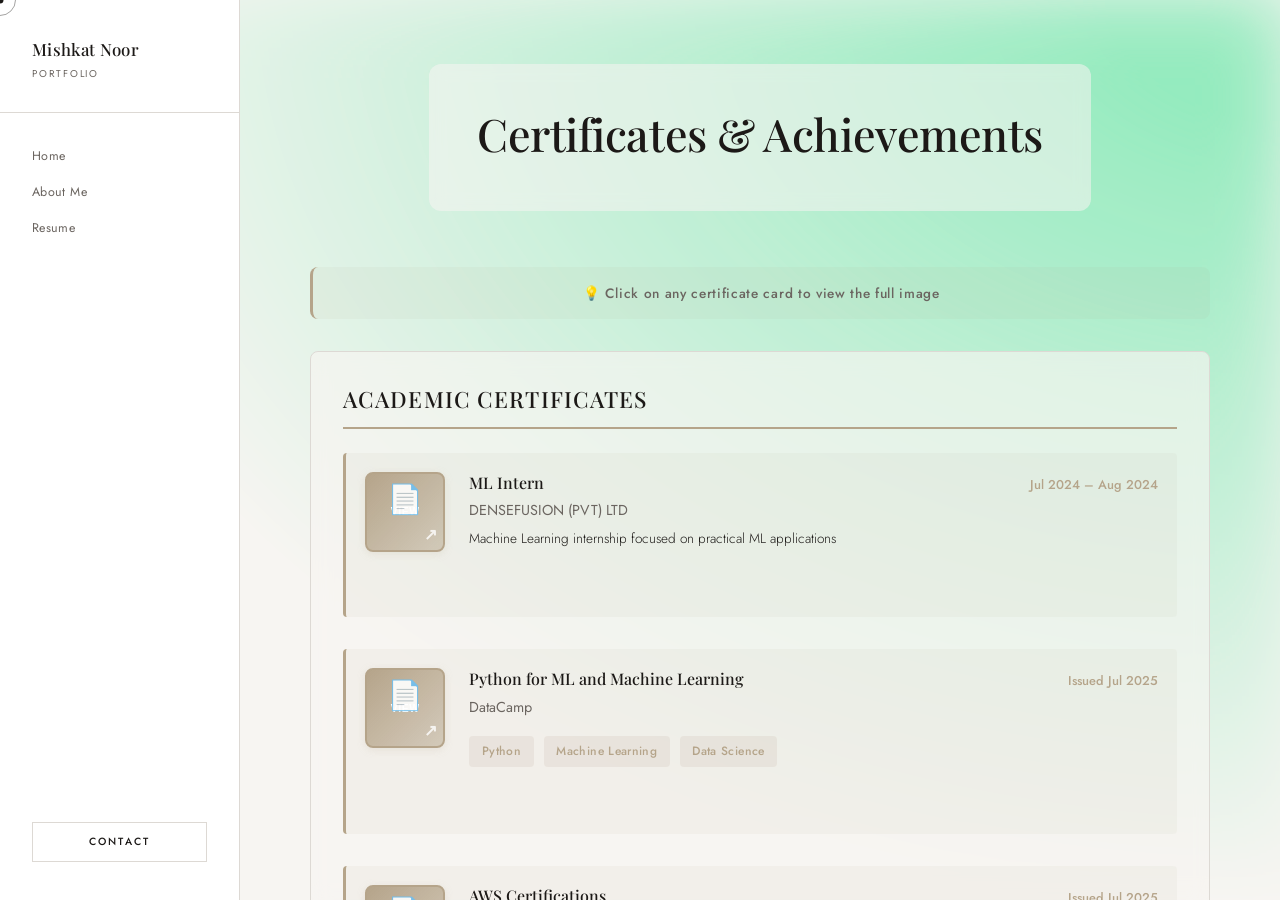
<file: certificates.html>
<!DOCTYPE html>
<html lang="en">
<head>
<meta charset="UTF-8">
<meta name="viewport" content="width=device-width, initial-scale=1.0">
<title>Mishkat Noor — Certificates</title>
<link rel="preconnect" href="https://fonts.googleapis.com">
<link href="https://fonts.googleapis.com/css2?family=Playfair+Display:ital,wght@0,400;0,500;1,400&family=Jost:wght@300;400;500&display=swap" rel="stylesheet">
<style>
*,*::before,*::after{box-sizing:border-box;margin:0;padding:0}
html,body{height:100%}
:root{
  --sw:240px;
  --bg:#f7f5f2;
  --ink:#1c1917;
  --mid:#6b6560;
  --line:#ddd9d4;
  --accent:#b5a48a;
  --white:#ffffff;
  --serif:'Playfair Display',Georgia,serif;
  --sans:'Jost',sans-serif;
}
body{background:var(--bg);color:var(--ink);font-family:var(--sans);font-weight:300;display:flex;min-height:100vh;cursor:none}

/* CURSOR */
.cur-dot{width:7px;height:7px;background:var(--ink);border-radius:50%;position:fixed;z-index:9999;pointer-events:none;transform:translate(-50%,-50%)}
.cur-ring{width:32px;height:32px;border:1px solid rgba(28,25,23,.4);border-radius:50%;position:fixed;z-index:9998;pointer-events:none;transform:translate(-50%,-50%);transition:width .3s,height .3s,border-color .3s}
.cur-ring.big{width:56px;height:56px;border-color:var(--accent)}

/* SIDEBAR */
.sidebar{position:fixed;top:0;left:0;width:var(--sw);height:100vh;background:var(--white);border-right:1px solid var(--line);display:flex;flex-direction:column;z-index:105;padding:2.4rem 0;overflow-y:auto}
.sidebar-name{font-family:var(--serif);font-size:1.05rem;font-weight:500;letter-spacing:.02em;color:var(--ink);text-decoration:none;padding:0 2rem 2rem;border-bottom:1px solid var(--line);display:block;line-height:1.35}
.sidebar-name span{display:block;font-size:.62rem;font-family:var(--sans);font-weight:400;letter-spacing:.18em;text-transform:uppercase;color:var(--mid);margin-top:.35rem}
nav{padding:1.6rem 0;flex:1}
nav a{display:block;padding:.55rem 2rem;font-size:.78rem;font-weight:400;letter-spacing:.03em;color:var(--mid);text-decoration:none;transition:color .25s,padding-left .25s;position:relative}
nav a::before{content:'';position:absolute;left:0;top:50%;transform:translateY(-50%);width:0;height:1px;background:var(--accent);transition:width .3s}
nav a:hover{color:var(--ink);padding-left:2.5rem}
nav a:hover::before{width:1.5rem}
nav a.active{color:var(--ink);font-weight:500}
.sidebar-contact-btn{margin:0 2rem;display:block;text-align:center;padding:.7rem 1rem;border:1px solid var(--line);font-size:.65rem;font-weight:500;letter-spacing:.2em;text-transform:uppercase;color:var(--ink);text-decoration:none;transition:background .3s,color .3s,border-color .3s;cursor:none;background:none;font-family:var(--sans)}
.sidebar-contact-btn:hover{background:var(--ink);color:var(--white);border-color:var(--ink)}

/* MAIN CONTENT */
.main{margin-left:var(--sw);flex:1;padding:4rem 5%;overflow-y:auto;position:relative;display:flex;flex-direction:column;align-items:center;background:transparent;z-index:10}

.content-header{margin-bottom:3.5rem;animation:fadeInDown .8s ease-out forwards;text-align:center;padding:2.5rem 3rem;background:rgba(247,245,242,.55);backdrop-filter:blur(8px);position:relative;z-index:5;border-radius:12px}
.content-header h1{font-family:var(--serif);font-size:2.8rem;font-weight:500;color:var(--ink);margin-bottom:0.5rem;letter-spacing:-0.01em}

.cert-container{max-width:900px;width:100%;animation:fadeInUp .8s ease-out .2s both}

.cert-section{margin-bottom:2.5rem;padding:2rem;background:rgba(247,245,242,.65);backdrop-filter:blur(10px);border:1px solid var(--line);border-radius:8px;transition:all .3s ease}
.cert-section:hover{background:rgba(247,245,242,.75)}

.cert-section-title{font-family:var(--serif);font-size:1.4rem;font-weight:500;color:var(--ink);margin-bottom:1.5rem;text-transform:uppercase;letter-spacing:.05em;border-bottom:2px solid var(--accent);padding-bottom:.8rem}

.cert-item{margin-bottom:2rem;position:relative;padding:1.2rem;background:rgba(181,164,138,.08);border-left:3px solid var(--accent);border-radius:4px;transition:all .3s;display:grid;grid-template-columns:80px 1fr;gap:1.5rem;align-items:start}
.cert-item:hover{background:rgba(181,164,138,.12);transform:translateX(4px)}
.cert-item:last-child{margin-bottom:0}

.cert-logo{width:80px;height:80px;background:linear-gradient(135deg,var(--accent),rgba(181,164,138,.5));border:2px solid var(--accent);border-radius:8px;display:flex;align-items:center;justify-content:center;font-size:.65rem;color:var(--white);text-align:center;padding:.5rem;grid-row:span 3;cursor:none;font-weight:600;letter-spacing:.05em;transition:all .35s;flex-direction:column;gap:.3rem;box-shadow:0 2px 8px rgba(181,164,138,.2);position:relative;overflow:hidden;animation:certPulse 2s ease-in-out infinite}
.cert-logo::before{content:'📄';font-size:1.8rem;position:absolute;top:8px;opacity:.9;animation:certBounce 1.5s ease-in-out infinite}
.cert-logo::after{content:'↗';position:absolute;bottom:6px;right:6px;font-size:1rem;opacity:.8;animation:certArrow 1.5s ease-in-out infinite}
.cert-logo:hover{background:linear-gradient(135deg,var(--accent),rgba(181,164,138,.7));transform:scale(1.08);box-shadow:0 8px 20px rgba(181,164,138,.4);animation:none}
.cert-logo:hover::before{animation:none}
.cert-logo:hover::after{animation:none}

@keyframes certPulse{0%,100%{box-shadow:0 2px 8px rgba(181,164,138,.2)}50%{box-shadow:0 4px 16px rgba(181,164,138,.4)}}
@keyframes certBounce{0%,100%{transform:translateY(0)}50%{transform:translateY(-4px)}}
@keyframes certArrow{0%,100%{transform:translateX(0) translateY(0)}50%{transform:translateX(2px) translateY(-2px)}}

.cert-content{grid-column:2;display:flex;flex-direction:column}

.cert-item-header{display:flex;justify-content:space-between;align-items:baseline;margin-bottom:.4rem;flex-wrap:wrap;gap:1rem}
.cert-item-title{font-size:1rem;font-weight:500;color:var(--ink);font-family:var(--serif)}
.cert-item-date{font-size:.8rem;color:var(--accent);font-weight:500;white-space:nowrap}

.cert-item-org{font-size:.9rem;color:var(--mid);font-weight:400;margin-bottom:.4rem}
.cert-item-meta{font-size:.85rem;color:var(--ink);line-height:1.7}
.cert-item-meta ul{margin-left:1.5rem;list-style:none}
.cert-item-meta li{margin-bottom:.4rem;position:relative;padding-left:1.2rem}
.cert-item-meta li:before{content:"▸";position:absolute;left:0;color:var(--accent)}

.skill-tags{display:flex;flex-wrap:wrap;gap:.6rem;margin-top:.8rem}
.skill-tag{display:inline-block;background:rgba(181,164,138,.15);color:var(--accent);padding:.4rem .8rem;border-radius:4px;font-size:.75rem;font-weight:500;letter-spacing:.03em}

.see-form-btn{background:none;border:none;color:var(--accent);font-size:.75rem;font-weight:500;letter-spacing:.03em;text-decoration:underline;cursor:none;padding:0;transition:color .3s}
.see-form-btn:hover{color:var(--ink)}

/* CERTIFICATE MODAL */
.cert-modal-overlay{position:fixed;inset:0;background:rgba(10,8,6,.6);z-index:600;opacity:0;pointer-events:none;transition:opacity .4s;backdrop-filter:blur(3px)}
.cert-modal-overlay.open{opacity:1;pointer-events:all}
.cert-modal{position:fixed;top:50%;left:50%;transform:translate(-50%,-50%) scale(.9);z-index:601;background:var(--white);border-radius:12px;padding:2rem;max-width:85vw;max-height:85vh;overflow:auto;opacity:0;pointer-events:none;transition:opacity .4s,transform .4s;box-shadow:0 20px 60px rgba(0,0,0,.3)}
.cert-modal.open{opacity:1;pointer-events:all;transform:translate(-50%,-50%) scale(1)}
.cert-modal-close{position:absolute;top:1.5rem;right:1.5rem;background:none;border:none;font-size:1.5rem;color:var(--mid);cursor:none;transition:color .3s;width:32px;height:32px;display:flex;align-items:center;justify-content:center}
.cert-modal-close:hover{color:var(--ink)}
.cert-modal-content{display:flex;flex-direction:column;align-items:center;gap:1.5rem}
.cert-modal-img{max-width:100%;max-height:70vh;border-radius:8px;background:rgba(181,164,138,.1);display:flex;align-items:center;justify-content:center;min-height:300px;color:var(--mid);font-size:.85rem;text-align:center;padding:1rem}
.cert-modal-img img{max-width:100%;max-height:100%;object-fit:contain}
.cert-modal-title{font-family:var(--serif);font-size:1.3rem;font-weight:500;color:var(--ink)}

/* AURORA BACKGROUND */
.aurora-bg{position:fixed;top:0;left:0;width:100%;height:100%;z-index:0;pointer-events:none;overflow:hidden;background:var(--bg)}
.aurora-container{position:absolute;inset:0;overflow:hidden}
.aurora-effect{position:absolute;inset:-10px;opacity:.4;filter:blur(40px);will-change:transform;background:linear-gradient(100deg,transparent 0%,transparent 7%,transparent 10%,transparent 12%,transparent 16%),linear-gradient(100deg,#ec4899 10%,#f472b6 15%,#fbcfe8 20%,#fce7f3 25%,#f91880 30%);background-size:300% 200%;background-position:50% 50%;animation:aurora 8s ease-in-out infinite;mix-blend-mode:difference;mask-image:radial-gradient(ellipse at 100% 0%, black 10%, transparent 70%)}

@keyframes aurora{0%{background-position:0% 50%}50%{background-position:100% 50%}100%{background-position:0% 50%}}

/* ANIMATIONS */
@keyframes fadeIn{from{opacity:0;transform:translateY(10px)}to{opacity:1;transform:translateY(0)}}
@keyframes fadeInDown{from{opacity:0;transform:translateY(-20px)}to{opacity:1;transform:translateY(0)}}
@keyframes fadeInUp{from{opacity:0;transform:translateY(20px)}to{opacity:1;transform:translateY(0)}}

/* CONTACT PANEL */
.contact-overlay{position:fixed;inset:0;background:rgba(10,8,6,.55);z-index:500;opacity:0;pointer-events:none;transition:opacity .45s;backdrop-filter:blur(4px)}
.contact-overlay.open{opacity:1;pointer-events:all}
.contact-panel{position:fixed;top:0;right:0;width:480px;max-width:100%;height:100vh;background:var(--white);z-index:501;padding:3.5rem 3rem;transform:translateX(100%);transition:transform .5s cubic-bezier(.4,0,.2,1);overflow-y:auto;display:flex;flex-direction:column}
.contact-panel.open{transform:translateX(0)}
.contact-close{position:absolute;top:1.8rem;right:2rem;background:none;border:none;font-family:var(--sans);font-size:.62rem;letter-spacing:.2em;text-transform:uppercase;color:var(--mid);cursor:none;transition:color .3s}
.contact-close:hover{color:var(--ink)}
.contact-heading{font-family:var(--serif);font-size:2.2rem;font-weight:400;color:var(--ink);line-height:1.15;margin-bottom:.7rem;margin-top:.5rem}
.contact-heading em{font-style:italic;color:var(--accent)}
.contact-sub{font-size:.82rem;color:var(--mid);margin-bottom:2.5rem;line-height:1.7}
.contact-form{display:flex;flex-direction:column;gap:1.8rem;flex:1}
.f-group{position:relative}
.f-group label{display:block;font-size:.58rem;font-weight:500;letter-spacing:.25em;text-transform:uppercase;color:var(--mid);margin-bottom:.5rem;transition:color .3s}
.f-group:focus-within label{color:var(--ink)}
.f-group input,.f-group textarea{width:100%;background:transparent;border:none;border-bottom:1px solid var(--line);padding:.55rem 0;font-family:var(--sans);font-size:.9rem;font-weight:300;color:var(--ink);outline:none;resize:none;transition:border-color .35s}
.f-group input:focus,.f-group textarea:focus{border-bottom-color:var(--ink)}
.f-line{position:absolute;bottom:0;left:0;height:1px;width:0;background:var(--ink);transition:width .5s cubic-bezier(.4,0,.2,1)}
.f-group:focus-within .f-line{width:100%}
.contact-send{display:inline-flex;align-items:center;gap:.8rem;background:var(--ink);color:var(--white);border:none;padding:1rem 2rem;font-family:var(--sans);font-size:.65rem;font-weight:500;letter-spacing:.22em;text-transform:uppercase;cursor:none;align-self:flex-start;position:relative;overflow:hidden;transition:color .4s}
.contact-send::before{content:'';position:absolute;inset:0;background:var(--accent);transform:translateX(-100%);transition:transform .5s cubic-bezier(.4,0,.2,1)}
.contact-send:hover::before{transform:translateX(0)}
.contact-send:hover{color:var(--ink)}
.contact-send span,.contact-send .arr{position:relative;z-index:1}
.contact-success{display:none;font-family:var(--serif);font-size:1.3rem;color:var(--ink);text-align:center;padding:2rem 0;font-style:italic}

/* HAMBURGER */
.hamburger{display:none;position:fixed;top:1.2rem;left:1.2rem;z-index:200;background:var(--white);border:1px solid var(--line);width:38px;height:38px;align-items:center;justify-content:center;flex-direction:column;gap:5px;cursor:none;padding:9px}
.hamburger span{display:block;width:100%;height:1px;background:var(--ink)}

@media(max-width:860px){
  body{cursor:auto}
  .cur-dot,.cur-ring{display:none}
  .sidebar{transform:translateX(-100%);transition:transform .4s cubic-bezier(.4,0,.2,1);z-index:300}
  .sidebar.open{transform:translateX(0)}
  .hamburger{display:flex}
  .main{margin-left:0;padding:2rem}
  .cert-container{max-width:100%}
}
</style>
</head>
<body>

<div class="aurora-bg">
  <div class="aurora-container">
    <div class="aurora-effect"></div>
  </div>
</div>

<div class="cur-dot" id="curDot"></div>
<div class="cur-ring" id="curRing"></div>

<button class="hamburger" id="hamburger" onclick="toggleSidebar()">
  <span></span><span></span><span></span>
</button>

<!-- SIDEBAR -->
<aside class="sidebar" id="sidebar">
  <a class="sidebar-name" href="portfolio.html">
    Mishkat Noor
    <span>Portfolio</span>
  </a>
  <nav>
    <a href="portfolio.html">Home</a>
    <a href="about-me.html">About Me</a>
    <a href="resume.html">Resume</a>
  </nav>
  <button class="sidebar-contact-btn" onclick="openContact()">Contact</button>
</aside>

<!-- MAIN CONTENT -->
<main class="main">
  <div class="content-header">
    <h1>Certificates & Achievements</h1>
  </div>

  <div class="cert-container">
    <!-- INSTRUCTION HINT -->
    <div style="text-align:center;margin-bottom:2rem;padding:1rem;background:rgba(181,164,138,.08);border-radius:8px;border-left:3px solid var(--accent);">
      <p style="font-size:.85rem;color:var(--mid);font-weight:500;letter-spacing:.05em;">💡 Click on any certificate card to view the full image</p>
    </div>

    <!-- ACADEMIC CERTIFICATES -->
    <div class="cert-section">
      <div class="cert-section-title">Academic Certificates</div>
      
      <div class="cert-item">
        <button class="cert-logo" onclick="openCertModal('DENSEFUSION ML Intern', 'Images of Certificates/imageanalysislabinternship.jpg')" title="View Certificate">VIEW</button>
        <div class="cert-content">
          <div class="cert-item-header">
            <div class="cert-item-title">ML Intern</div>
            <span class="cert-item-date">Jul 2024 – Aug 2024</span>
          </div>
          <div class="cert-item-org">DENSEFUSION (PVT) LTD</div>
          <div class="cert-item-meta">Machine Learning internship focused on practical ML applications</div>
        </div>
      </div>

      <div class="cert-item">
        <button class="cert-logo" onclick="openCertModal('Python for ML and Machine Learning', 'Images of Certificates/introtogit.jpg')" title="View Certificate">VIEW</button>
        <div class="cert-content">
          <div class="cert-item-header">
            <div class="cert-item-title">Python for ML and Machine Learning</div>
            <span class="cert-item-date">Issued Jul 2025</span>
          </div>
          <div class="cert-item-org">DataCamp</div>
          <div class="skill-tags">
            <span class="skill-tag">Python</span>
            <span class="skill-tag">Machine Learning</span>
            <span class="skill-tag">Data Science</span>
          </div>
        </div>
      </div>

      <div class="cert-item">
        <button class="cert-logo" onclick="openCertModal('AWS Certifications', 'Images of Certificates/awsconcepts.jpg')" title="View Certificate">VIEW</button>
        <div class="cert-content">
          <div class="cert-item-header">
            <div class="cert-item-title">AWS Certifications</div>
            <span class="cert-item-date">Issued Jul 2025</span>
          </div>
          <div class="cert-item-org">DataCamp</div>
          <div class="skill-tags">
            <span class="skill-tag">Amazon Web Services (AWS)</span>
            <span class="skill-tag">AWS Management</span>
            <span class="skill-tag">Cloud Computing</span>
          </div>
        </div>
      </div>

      <div class="cert-item">
        <button class="cert-logo" onclick="openCertModal('Understand Cloud Computing', 'Images of Certificates/understandingcloudcomputing.jpg')" title="View Certificate">VIEW</button>
        <div class="cert-content">
          <div class="cert-item-header">
            <div class="cert-item-title">Understand Cloud Computing</div>
            <span class="cert-item-date">Issued Jul 2025</span>
          </div>
          <div class="cert-item-org">DataCamp</div>
          <div class="skill-tags">
            <span class="skill-tag">Cloud Computing</span>
            <span class="skill-tag">AWS</span>
          </div>
        </div>
      </div>

      <div class="cert-item">
        <button class="cert-logo" onclick="openCertModal('Introduction to Git', 'Images of Certificates/introtogit.jpg')" title="View Certificate">VIEW</button>
        <div class="cert-content">
          <div class="cert-item-header">
            <div class="cert-item-title">Introduction to Git</div>
            <span class="cert-item-date">Issued Jul 2025</span>
          </div>
          <div class="cert-item-org">DataCamp</div>
          <div class="skill-tags">
            <span class="skill-tag">Git</span>
            <span class="skill-tag">Version Control</span>
            <span class="skill-tag">GitHub</span>
          </div>
        </div>
      </div>
    </div>

    <!-- NON-ACADEMIC CERTIFICATES -->
    <div class="cert-section">
      <div class="cert-section-title">Leadership & Extracurricular</div>

      <div class="cert-item">
        <button class="cert-logo" onclick="openCertModal('Media Director', 'Images of Certificates/dirmediacertificate.jpg')" title="View Certificate">VIEW</button>
        <div class="cert-content">
          <div class="cert-item-header">
            <div class="cert-item-title">Media Director</div>
            <span class="cert-item-date">Apr 2024</span>
          </div>
          <div class="cert-item-org">School of Interdisciplinary Engineering & Sciences (SINES)</div>
          <div class="skill-tags">
            <span class="skill-tag">Photography</span>
            <span class="skill-tag">Image Editing</span>
            <span class="skill-tag">Content Creation</span>
            <span class="skill-tag">Visual Design</span>
          </div>
        </div>
      </div>

      <div class="cert-item">
        <button class="cert-logo" onclick="openCertModal('Press Secretary', 'Images of Certificates/directorpubscertificate.jpg')" title="View Certificate">VIEW</button>
        <div class="cert-content">
          <div class="cert-item-header">
            <div class="cert-item-title">Press Secretary</div>
            <span class="cert-item-date">Sep 2024 – Apr 2025</span>
          </div>
          <div class="cert-item-org">NUST Quiz Club (NQC)</div>
          <div class="skill-tags">
            <span class="skill-tag">Team Management</span>
            <span class="skill-tag">Team Leadership</span>
            <span class="skill-tag">Communications</span>
            <span class="skill-tag">Event Management</span>
          </div>
        </div>
      </div>

      <div class="cert-item">
        <button class="cert-logo" onclick="openCertModal('Creator Manager', 'Images of Certificates/gamemaker.jpg')" title="View Certificate">VIEW</button>
        <div class="cert-content">
          <div class="cert-item-header">
            <div class="cert-item-title">Creator Manager</div>
            <span class="cert-item-date">Oct 2024</span>
          </div>
          <div class="cert-item-org">Game Maker Certificate</div>
          <div class="skill-tags">
            <span class="skill-tag">Game Design</span>
            <span class="skill-tag">Creative Problem Solving</span>
            <span class="skill-tag">Project Management</span>
          </div>
        </div>
      </div>
    </div>
  </div>
</main>

<!-- CONTACT PANEL -->
<div class="contact-overlay" id="contactOverlay" onclick="closeContact()"></div>
<div class="contact-panel" id="contactPanel">
  <button class="contact-close" onclick="closeContact()">&#10005; &nbsp;Close</button>
  <h2 class="contact-heading">Let's<br><em>talk.</em></h2>
  <p class="contact-sub">I'm Mishkat Noor, a BS Bioinformatics student at NUST with expertise in NGS, genome assembly, and AI/ML in bioinformatics. Feel free to reach out using the form below or contact me directly.</p>
  <form class="contact-form" id="contactForm" onsubmit="submitContact(event)">
    <div class="f-group">
      <label>Name *</label>
      <input type="text" placeholder="Your full name" required>
      <div class="f-line"></div>
    </div>
    <div class="f-group">
      <label>Email *</label>
      <input type="email" placeholder="Your email" required>
      <div class="f-line"></div>
    </div>
    <div class="f-group">
      <label>Message *</label>
      <textarea rows="5" placeholder="What would you like to say?" required></textarea>
      <div class="f-line"></div>
    </div>
    <button type="submit" class="contact-send">
      <span>Send</span>
      <span class="arr">&#8594;</span>
    </button>
  </form>
  <div class="contact-success" id="contactSuccess">Message successfully sent! &#10003;</div>
</div>

<!-- CERTIFICATE MODAL -->
<div class="cert-modal-overlay" id="certModalOverlay" onclick="closeCertModal()"></div>
<div class="cert-modal" id="certModal">
  <button class="cert-modal-close" onclick="closeCertModal()">&#10005;</button>
  <div class="cert-modal-content">
    <h3 class="cert-modal-title" id="certModalTitle">Certificate</h3>
    <div class="cert-modal-img" id="certModalImage">
      Add your certificate image here (or use: &lt;img src="path/to/image.jpg" alt="certificate"&gt;)
    </div>
  </div>
</div>

<script>
// CURSOR
const dot=document.getElementById('curDot'),ring=document.getElementById('curRing');
let mx=0,my=0,rx=0,ry=0;
document.addEventListener('mousemove',e=>{mx=e.clientX;my=e.clientY;dot.style.left=mx+'px';dot.style.top=my+'px'});
(function loop(){rx+=(mx-rx)*.1;ry+=(my-ry)*.1;ring.style.left=rx+'px';ring.style.top=ry+'px';requestAnimationFrame(loop)})();
document.querySelectorAll('a,button,.cert-item').forEach(el=>{
  el.addEventListener('mouseenter',()=>ring.classList.add('big'));
  el.addEventListener('mouseleave',()=>ring.classList.remove('big'));
});

// CONTACT
function openContact(){document.getElementById('contactOverlay').classList.add('open');document.getElementById('contactPanel').classList.add('open');document.body.style.overflow='hidden'}
function closeContact(){document.getElementById('contactOverlay').classList.remove('open');document.getElementById('contactPanel').classList.remove('open');document.body.style.overflow=''}
function submitContact(e){
  e.preventDefault();
  document.getElementById('contactForm').style.display='none';
  document.getElementById('contactSuccess').style.display='block';
  setTimeout(()=>{document.getElementById('contactForm').style.display='flex';document.getElementById('contactSuccess').style.display='none';document.getElementById('contactForm').reset();closeContact()},3000);
}

// MOBILE
function toggleSidebar(){document.getElementById('sidebar').classList.toggle('open')}
document.querySelectorAll('nav a').forEach(a=>{
  a.addEventListener('click',function(){
    document.querySelectorAll('nav a').forEach(x=>x.classList.remove('active'));
    this.classList.add('active');
    document.getElementById('sidebar').classList.remove('open');
  });
});

// CERTIFICATE MODAL
function openCertModal(title,imagePath){
  document.getElementById('certModalTitle').textContent=title;
  const imageContainer=document.getElementById('certModalImage');
  if(imagePath){
    imageContainer.innerHTML='<img src="'+encodeURI(imagePath)+'" alt="'+title+' certificate" style="max-width:100%;max-height:100%;object-fit:contain;">';
  }else{
    imageContainer.innerHTML='Add your certificate image here (or use: &lt;img src="path/to/image.jpg" alt="certificate"&gt;)';
  }
  document.getElementById('certModalOverlay').classList.add('open');
  document.getElementById('certModal').classList.add('open');
  document.body.style.overflow='hidden';
}
function closeCertModal(){
  document.getElementById('certModalOverlay').classList.remove('open');
  document.getElementById('certModal').classList.remove('open');
  document.body.style.overflow='';
}
</script>
</body>
</html>
</file>
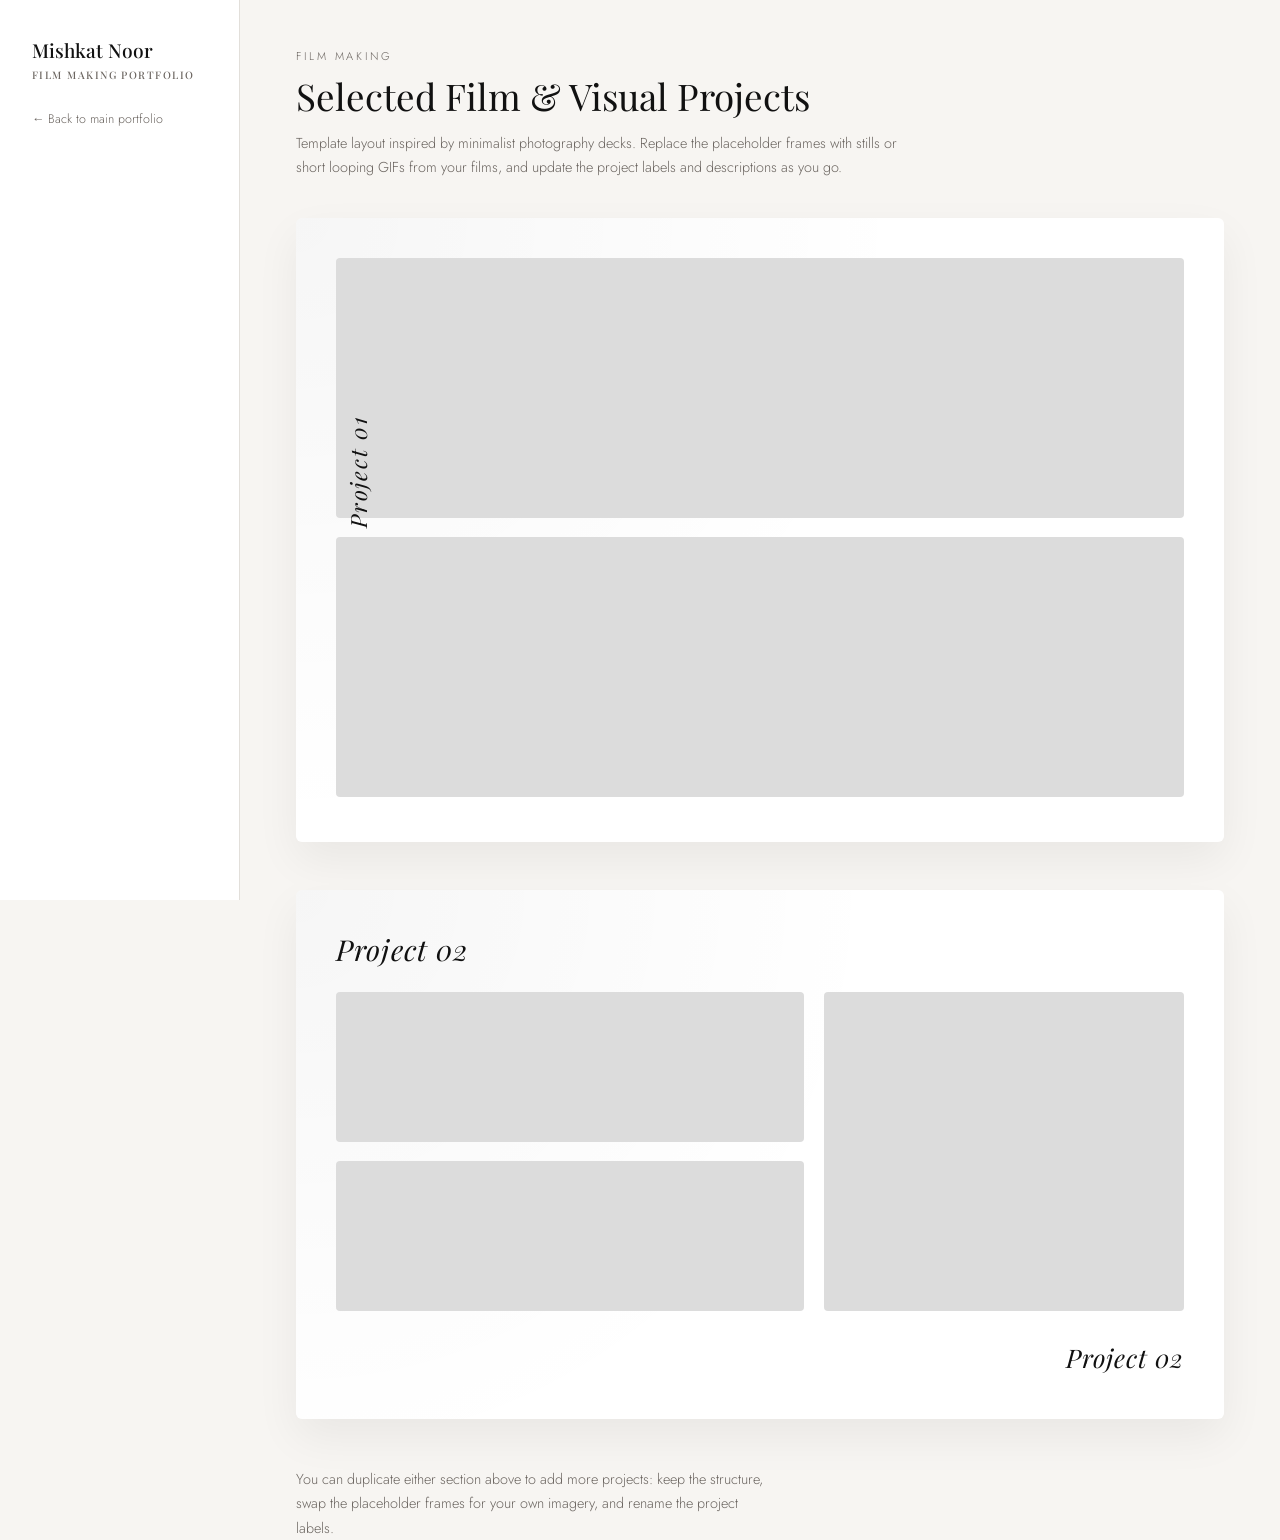
<file: filmmaking.html>
<!DOCTYPE html>
<html lang="en">
<head>
<meta charset="UTF-8">
<meta name="viewport" content="width=device-width, initial-scale=1.0">
<title>Film Making Projects | Mishkat Noor</title>
<link rel="preconnect" href="https://fonts.googleapis.com">
<link href="https://fonts.googleapis.com/css2?family=Playfair+Display:ital,wght@0,400;0,500;1,400&family=Jost:wght@300;400;500&display=swap" rel="stylesheet">
<style>
*,*::before,*::after{box-sizing:border-box;margin:0;padding:0}
html,body{height:100%}
:root{
  --bg:#f7f5f2;
  --ink:#111111;
  --mid:#6b6560;
  --line:#e2dfda;
  --white:#ffffff;
  --serif:'Playfair Display',Georgia,serif;
  --sans:'Jost',sans-serif;
}
body{min-height:100vh;background:var(--bg);color:var(--ink);font-family:var(--sans);font-weight:300;display:flex;}
.sidebar{width:240px;background:var(--white);border-right:1px solid var(--line);padding:2.4rem 2rem;display:flex;flex-direction:column;position:fixed;top:0;bottom:0}
.sidebar-title{font-family:var(--serif);font-size:1.2rem;font-weight:500;line-height:1.3;margin-bottom:0.75rem}
.sidebar-title span{display:block;font-size:.65rem;letter-spacing:.14em;text-transform:uppercase;color:var(--mid);margin-top:.35rem}
.sidebar a{color:var(--mid);font-size:.78rem;text-decoration:none;display:inline-flex;align-items:center;gap:.4rem;margin-top:1rem}
.sidebar a:hover{color:var(--ink)}
.main{margin-left:240px;flex:1;padding:3rem 3.5rem 4rem;}
.kicker{font-size:.7rem;letter-spacing:.26em;text-transform:uppercase;color:var(--mid);margin-bottom:.6rem}
.page-title{font-family:var(--serif);font-size:2.3rem;font-weight:400;line-height:1.2;margin-bottom:0.8rem}
.page-sub{max-width:38rem;font-size:.9rem;color:var(--mid);line-height:1.7;margin-bottom:2.4rem}
.section{background:var(--white);border-radius:6px;box-shadow:0 18px 45px rgba(0,0,0,.06);padding:2.5rem 2.5rem 2.8rem;margin-bottom:3rem;position:relative;overflow:hidden}
.section::before{content:'';position:absolute;inset:0;background:radial-gradient(circle at top left,rgba(0,0,0,.06),transparent 55%);opacity:.6;pointer-events:none}
.section-inner{position:relative;z-index:1}
.project-label-vertical{position:absolute;left:1.4rem;top:50%;transform:translateY(-50%) rotate(-90deg);transform-origin:left center;font-family:var(--serif);font-size:1.4rem;font-style:italic;letter-spacing:.08em;white-space:nowrap;color:#111;}
.project-media-grid{display:grid;gap:1.2rem;}
.project-media-grid--two{grid-template-rows:260px 260px;}
.project-media-grid--split{grid-template-columns:1.3fr 1fr;grid-auto-rows:150px;}
.frame{background:#dcdcdc url('https://via.placeholder.com/800x600?text=Frame') center/cover no-repeat;border-radius:4px;}
.frame.tall{height:100%;}
.frame.wide{height:100%;}
.project-label-script-top{font-family:var(--serif);font-style:italic;font-size:1.8rem;margin-bottom:1.5rem;letter-spacing:.04em;}
.project-label-script-bottom{font-family:var(--serif);font-style:italic;font-size:1.6rem;margin-top:1.8rem;text-align:right;letter-spacing:.04em;}
@media(max-width:900px){
  body{flex-direction:column}
  .sidebar{position:static;width:100%;border-right:none;border-bottom:1px solid var(--line);flex-direction:row;align-items:center;justify-content:space-between}
  .main{margin-left:0;padding:2rem 1.5rem 3rem}
  .section{padding:2rem 1.5rem}
  .project-label-vertical{display:none}
}
</style>
</head>
<body>
  <aside class="sidebar">
    <div>
      <div class="sidebar-title">Mishkat Noor<span>Film Making Portfolio</span></div>
    </div>
    <a href="portfolio.html">&#8592; Back to main portfolio</a>
  </aside>

  <main class="main">
    <div class="kicker">Film making</div>
    <h1 class="page-title">Selected Film & Visual Projects</h1>
    <p class="page-sub">
      Template layout inspired by minimalist photography decks. Replace the
      placeholder frames with stills or short looping GIFs from your films,
      and update the project labels and descriptions as you go.
    </p>

    <!-- PROJECT 01 LAYOUT (STACKED) -->
    <section class="section">
      <div class="section-inner">
        <div class="project-label-vertical">Project 01</div>
        <div class="project-media-grid project-media-grid--two">
          <div class="frame tall" style="grid-row:1 / 2;">
            <!-- Replace background with key black‑and‑white still -->
          </div>
          <div class="frame wide" style="grid-row:2 / 3;">
            <!-- Replace background with color still or projection shot -->
          </div>
        </div>
      </div>
    </section>

    <!-- PROJECT 02 LAYOUT (GRID + HERO) -->
    <section class="section">
      <div class="section-inner">
        <div class="project-label-script-top">Project 02</div>
        <div class="project-media-grid project-media-grid--split">
          <div class="frame" style="grid-row:1 / 2;"></div>
          <div class="frame" style="grid-row:2 / 3;"></div>
          <div class="frame" style="grid-row:1 / 3;"></div>
        </div>
        <div class="project-label-script-bottom">Project 02</div>
      </div>
    </section>

    <!-- DUPLICATION NOTE -->
    <p class="page-sub" style="margin-top:0;max-width:30rem;">
      You can duplicate either section above to add more projects: keep
      the structure, swap the placeholder frames for your own imagery,
      and rename the project labels.
    </p>
  </main>
</body>
</html>
</file>
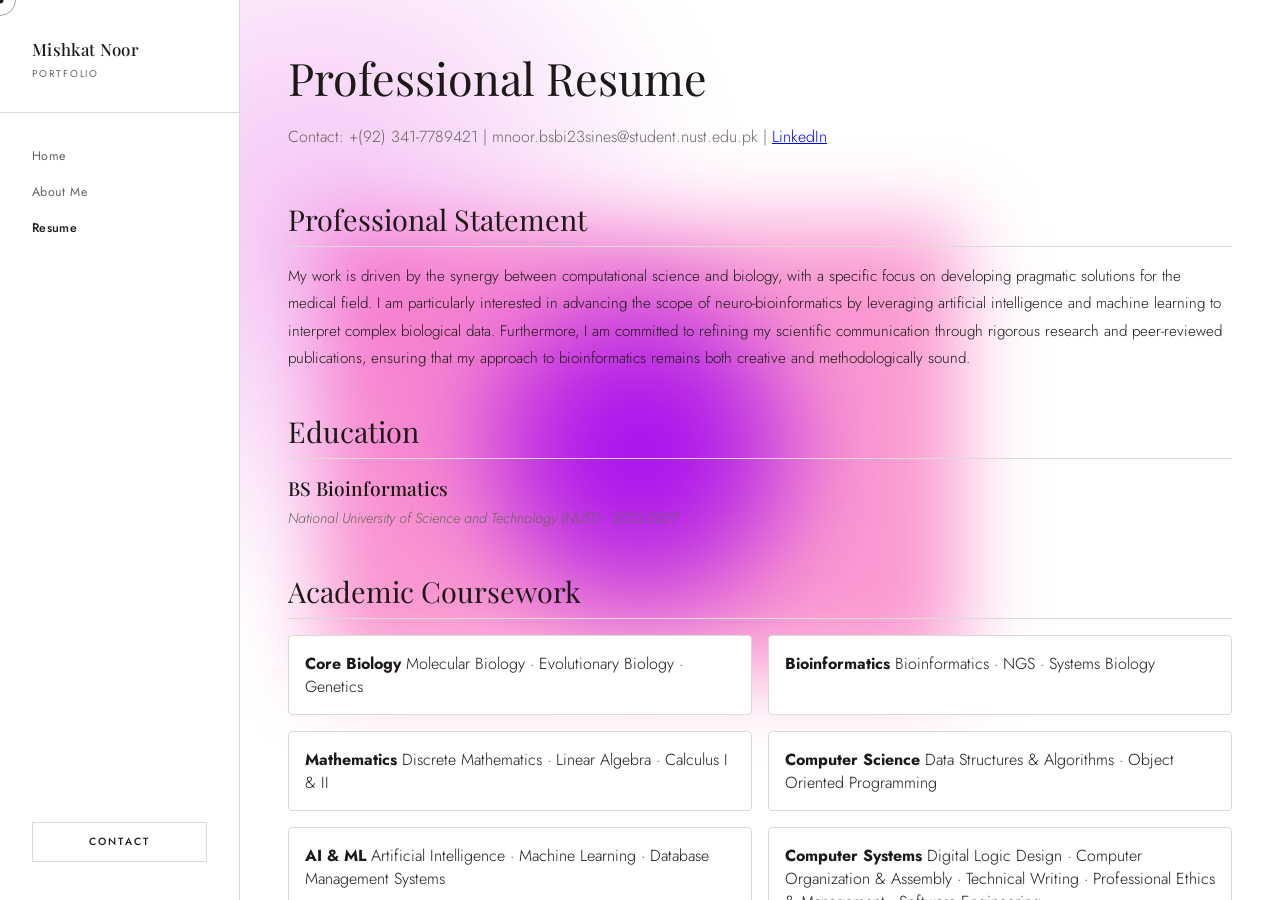
<file: resume.html>
<!DOCTYPE html>
<html lang="en">
<head>
<meta charset="UTF-8">
<meta name="viewport" content="width=device-width, initial-scale=1.0">
<title>Mishkat Noor — Resume</title>
<link rel="preconnect" href="https://fonts.googleapis.com">
<link href="https://fonts.googleapis.com/css2?family=Playfair+Display:ital,wght@0,400;0,500;1,400&family=Jost:wght@300;400;500&display=swap" rel="stylesheet">
<style>
*,*::before,*::after{box-sizing:border-box;margin:0;padding:0}
html,body{height:100%}
:root{
  --sw:240px;
  --bg:#f7f5f2;
  --ink:#1c1917;
  --mid:#6b6560;
  --line:#ddd9d4;
  --accent:#b5a48a;
  --white:#ffffff;
  --serif:'Playfair Display',Georgia,serif;
  --sans:'Jost',sans-serif;
}
body{background:var(--bg);color:var(--ink);font-family:var(--sans);font-weight:300;display:flex;min-height:100vh;cursor:none;position:relative}

/* CURSOR */
.cur-dot{width:7px;height:7px;background:var(--ink);border-radius:50%;position:fixed;z-index:9999;pointer-events:none;transform:translate(-50%,-50%)}
.cur-ring{width:32px;height:32px;border:1px solid rgba(28,25,23,.4);border-radius:50%;position:fixed;z-index:9998;pointer-events:none;transform:translate(-50%,-50%);transition:width .3s,height .3s,border-color .3s}
.cur-ring.big{width:56px;height:56px;border-color:var(--accent)}

/* SIDEBAR */
.sidebar{position:fixed;top:0;left:0;width:var(--sw);height:100vh;background:var(--white);border-right:1px solid var(--line);display:flex;flex-direction:column;z-index:100;padding:2.4rem 0;overflow-y:auto}
.sidebar-name{font-family:var(--serif);font-size:1.05rem;font-weight:500;letter-spacing:.02em;color:var(--ink);text-decoration:none;padding:0 2rem 2rem;border-bottom:1px solid var(--line);display:block;line-height:1.35}
.sidebar-name span{display:block;font-size:.62rem;font-family:var(--sans);font-weight:400;letter-spacing:.18em;text-transform:uppercase;color:var(--mid);margin-top:.35rem}
nav{padding:1.6rem 0;flex:1}
nav a{display:block;padding:.55rem 2rem;font-size:.78rem;font-weight:400;letter-spacing:.03em;color:var(--mid);text-decoration:none;transition:color .25s,padding-left .25s;position:relative}
nav a::before{content:'';position:absolute;left:0;top:50%;transform:translateY(-50%);width:0;height:1px;background:var(--accent);transition:width .3s}
nav a:hover{color:var(--ink);padding-left:2.5rem}
nav a:hover::before{width:1.5rem}
nav a.active{color:var(--ink);font-weight:500}
.sidebar-contact-btn{margin:0 2rem;display:block;text-align:center;padding:.7rem 1rem;border:1px solid var(--line);font-size:.65rem;font-weight:500;letter-spacing:.2em;text-transform:uppercase;color:var(--ink);text-decoration:none;transition:background .3s,color .3s,border-color .3s;cursor:none;background:none;font-family:var(--sans)}
.sidebar-contact-btn:hover{background:var(--ink);color:var(--white);border-color:var(--ink)}

/* MAIN CONTENT */
.main{margin-left:var(--sw);flex:1;padding:3rem;overflow-y:auto}
.content-header{margin-bottom:3rem}
.content-header h1{font-family:var(--serif);font-size:2.8rem;font-weight:400;color:var(--ink);margin-bottom:1rem}
.content-header p{font-size:1rem;color:var(--mid);line-height:1.8}

.resume-section{margin-bottom:2.5rem}
.resume-section h2{font-family:var(--serif);font-size:1.8rem;font-weight:400;color:var(--ink);margin-bottom:1rem;border-bottom:1px solid var(--line);padding-bottom:0.5rem}
.resume-section h3{font-family:var(--serif);font-size:1.2rem;font-weight:500;color:var(--ink);margin-top:1rem;margin-bottom:0.3rem}
.resume-section .subtitle{font-size:0.9rem;color:var(--mid);font-style:italic;margin-bottom:0.5rem}
.resume-section p{font-size:0.95rem;color:var(--ink);line-height:1.8;margin-bottom:0.8rem}
.resume-section ul{margin-left:2rem;margin-bottom:1rem}
.resume-section li{font-size:0.95rem;color:var(--ink);line-height:1.8;margin-bottom:0.5rem}
.skills-grid{display:grid;grid-template-columns:1fr 1fr;gap:1rem;margin-bottom:1rem}
.skill-item{padding:1rem;background:var(--white);border:1px solid var(--line);border-radius:4px}

/* CONTACT PANEL */
.contact-overlay{position:fixed;inset:0;background:rgba(10,8,6,.55);z-index:500;opacity:0;pointer-events:none;transition:opacity .45s;backdrop-filter:blur(4px)}
.contact-overlay.open{opacity:1;pointer-events:all}
.contact-panel{position:fixed;top:0;right:0;width:480px;max-width:100%;height:100vh;background:var(--white);z-index:501;padding:3.5rem 3rem;transform:translateX(100%);transition:transform .5s cubic-bezier(.4,0,.2,1);overflow-y:auto;display:flex;flex-direction:column}
.contact-panel.open{transform:translateX(0)}
.contact-close{position:absolute;top:1.8rem;right:2rem;background:none;border:none;font-family:var(--sans);font-size:.62rem;letter-spacing:.2em;text-transform:uppercase;color:var(--mid);cursor:none;transition:color .3s}
.contact-close:hover{color:var(--ink)}
.contact-heading{font-family:var(--serif);font-size:2.2rem;font-weight:400;color:var(--ink);line-height:1.15;margin-bottom:.7rem;margin-top:.5rem}
.contact-heading em{font-style:italic;color:var(--accent)}
.contact-sub{font-size:.82rem;color:var(--mid);margin-bottom:2.5rem;line-height:1.7}
.contact-form{display:flex;flex-direction:column;gap:1.8rem;flex:1}
.f-group{position:relative}
.f-group label{display:block;font-size:.58rem;font-weight:500;letter-spacing:.25em;text-transform:uppercase;color:var(--mid);margin-bottom:.5rem;transition:color .3s}
.f-group:focus-within label{color:var(--ink)}
.f-group input,.f-group textarea{width:100%;background:transparent;border:none;border-bottom:1px solid var(--line);padding:.55rem 0;font-family:var(--sans);font-size:.9rem;font-weight:300;color:var(--ink);outline:none;resize:none;transition:border-color .35s}
.f-group input:focus,.f-group textarea:focus{border-bottom-color:var(--ink)}
.f-line{position:absolute;bottom:0;left:0;height:1px;width:0;background:var(--ink);transition:width .5s cubic-bezier(.4,0,.2,1)}
.f-group:focus-within .f-line{width:100%}
.contact-send{display:inline-flex;align-items:center;gap:.8rem;background:var(--ink);color:var(--white);border:none;padding:1rem 2rem;font-family:var(--sans);font-size:.65rem;font-weight:500;letter-spacing:.22em;text-transform:uppercase;cursor:none;align-self:flex-start;position:relative;overflow:hidden;transition:color .4s}
.contact-send::before{content:'';position:absolute;inset:0;background:var(--accent);transform:translateX(-100%);transition:transform .5s cubic-bezier(.4,0,.2,1)}
.contact-send:hover::before{transform:translateX(0)}
.contact-send:hover{color:var(--ink)}
.contact-send span,.contact-send .arr{position:relative;z-index:1}
.contact-success{display:none;font-family:var(--serif);font-size:1.3rem;color:var(--ink);text-align:center;padding:2rem 0;font-style:italic}

/* HAMBURGER */
.hamburger{display:none;position:fixed;top:1.2rem;left:1.2rem;z-index:200;background:var(--white);border:1px solid var(--line);width:38px;height:38px;align-items:center;justify-content:center;flex-direction:column;gap:5px;cursor:none;padding:9px}
.hamburger span{display:block;width:100%;height:1px;background:var(--ink)}

/* GRADIENT ANIMATION */
.gradient-background{position:fixed;top:0;left:0;width:100%;height:100%;z-index:1;pointer-events:none;background:linear-gradient(40deg,#ffffff,#ffffff);overflow:hidden}
.gradient-container{position:absolute;width:100%;height:100%;filter:blur(40px)}
.gradient-item{position:absolute;width:50%;height:50%;top:calc(50% - 25%);left:calc(50% - 25%);mix-blend-mode:hard-light;opacity:1}
.gradient-item-1{background:radial-gradient(circle at center, rgb(242, 0, 137) 0%, rgb(242, 0, 137) 50%);animation:anim-1 50s ease-in-out infinite;transform-origin:center center;opacity:0.4}
.gradient-item-2{background:radial-gradient(circle at center, rgba(209, 0, 209, 0.6) 0%, rgba(209, 0, 209, 0) 50%);animation:anim-2 50s ease-in-out infinite;transform-origin:calc(50% - 400px) center;opacity:0.5}
.gradient-item-3{background:radial-gradient(circle at center, rgba(161, 0, 242, 0.8) 0%, rgba(161, 0, 242, 0) 50%);animation:anim-3 50s ease-in-out infinite;transform-origin:calc(50% + 400px) center;opacity:1}
.gradient-item-4{background:radial-gradient(circle at center, rgba(45, 0, 247, 0.8) 0%, rgba(45, 0, 247, 0) 50%);animation:anim-4 50s ease-in-out infinite;transform-origin:calc(50% - 200px) center;opacity:0.7}
.gradient-item-5{background:radial-gradient(circle at center, rgba(242, 0, 137, 0.6) 0%, rgba(242, 0, 137, 0) 50%);animation:anim-5 50s ease-in-out infinite;transform-origin:calc(50% - 800px) calc(50% + 800px);opacity:0.4}
.gradient-item-pointer{position:absolute;width:50%;height:50%;background:radial-gradient(circle at center, rgba(209, 0, 209, 0.6) 0%, rgba(209, 0, 209, 0) 50%);mix-blend-mode:hard-light;opacity:0.4;top:-25%;left:-25%;width:100%;height:100%;pointer-events:none}

@keyframes anim-1{
  0%{transform:translate(0, 0) scale(1);}
  50%{transform:translate(50px, -50px) scale(1.2);}
  100%{transform:translate(0, 0) scale(1);}
}
@keyframes anim-2{
  0%{transform:translate(0, 0) scale(1);}
  50%{transform:translate(-100px, 100px) scale(0.9);}
  100%{transform:translate(0, 0) scale(1);}
}
@keyframes anim-3{
  0%{transform:translate(0, 0) scale(1);}
  50%{transform:translate(100px, 50px) scale(1.1);}
  100%{transform:translate(0, 0) scale(1);}
}
@keyframes anim-4{
  0%{transform:translate(0, 0) scale(1);}
  50%{transform:translate(-50px, -100px) scale(0.8);}
  100%{transform:translate(0, 0) scale(1);}
}
@keyframes anim-5{
  0%{transform:translate(0, 0) scale(1);}
  50%{transform:translate(100px, -100px) scale(1.3);}
  100%{transform:translate(0, 0) scale(1);}
}

/* Z-INDEX LAYERING */
.main{z-index:10;position:relative}

@media(max-width:860px){
  body{cursor:auto}
  .cur-dot,.cur-ring{display:none}
  .sidebar{transform:translateX(-100%);transition:transform .4s cubic-bezier(.4,0,.2,1);z-index:300}
  .sidebar.open{transform:translateX(0)}
  .hamburger{display:flex}
  .main{margin-left:0}
  .skills-grid{grid-template-columns:1fr}
}
</style>
</head>
<body>

<!-- GRADIENT ANIMATION BACKGROUND -->
<div class="gradient-background" id="gradientBg">
  <div class="gradient-container" id="gradientContainer">
    <div class="gradient-item gradient-item-1"></div>
    <div class="gradient-item gradient-item-2"></div>
    <div class="gradient-item gradient-item-3"></div>
    <div class="gradient-item gradient-item-4"></div>
    <div class="gradient-item gradient-item-5"></div>
    <div class="gradient-item-pointer" id="pointerGradient"></div>
  </div>
</div>

<div class="cur-dot" id="curDot"></div>
<div class="cur-ring" id="curRing"></div>

<button class="hamburger" id="hamburger" onclick="toggleSidebar()">
  <span></span><span></span><span></span>
</button>

<!-- SIDEBAR -->
<aside class="sidebar" id="sidebar">
  <a class="sidebar-name" href="portfolio.html">
    Mishkat Noor
    <span>Portfolio</span>
  </a>
  <nav>
    <a href="portfolio.html">Home</a>
    <a href="about-me.html">About Me</a>
    <a href="resume.html" class="active">Resume</a>
  </nav>
  <button class="sidebar-contact-btn" onclick="openContact()">Contact</button>
</aside>

<!-- MAIN CONTENT -->
<main class="main">
  <div class="content-header">
    <h1>Professional Resume</h1>
    <p>Contact: +(92) 341-7789421 | mnoor.bsbi23sines@student.nust.edu.pk | <a href="https://linkedin.com">LinkedIn</a></p>
  </div>

  <div class="resume-section">
    <h2>Professional Statement</h2>
    <p>My work is driven by the synergy between computational science and biology, with a specific focus on developing pragmatic solutions for the medical field. I am particularly interested in advancing the scope of neuro-bioinformatics by leveraging artificial intelligence and machine learning to interpret complex biological data. Furthermore, I am committed to refining my scientific communication through rigorous research and peer-reviewed publications, ensuring that my approach to bioinformatics remains both creative and methodologically sound.</p>
  </div>

  <div class="resume-section">
    <h2>Education</h2>
    <h3>BS Bioinformatics</h3>
    <p class="subtitle">National University of Science and Technology (NUST) • 2023-2027</p>
  </div>

  <div class="resume-section">
    <h2>Academic Coursework</h2>
    <div class="skills-grid">
      <div class="skill-item">
        <strong>Core Biology</strong> Molecular Biology · Evolutionary Biology · Genetics
      </div>
      <div class="skill-item">
        <strong>Bioinformatics</strong> Bioinformatics · NGS · Systems Biology
      </div>
      <div class="skill-item">
        <strong>Mathematics</strong> Discrete Mathematics · Linear Algebra · Calculus I & II
      </div>
      <div class="skill-item">
        <strong>Computer Science</strong> Data Structures & Algorithms · Object Oriented Programming
      </div>
      <div class="skill-item">
        <strong>AI & ML</strong> Artificial Intelligence · Machine Learning · Database Management Systems
      </div>
      <div class="skill-item">
        <strong>Computer Systems</strong> Digital Logic Design · Computer Organization & Assembly · Technical Writing · Professional Ethics & Management · Software Engineering
      </div>
    </div>
  </div>

  <div class="resume-section">
    <h2>Key Projects</h2>
    <h3>1. End-to-End Long-Read Variant Calling & Benchmarking Pipeline on HPC</h3>
    <p class="subtitle">Bioinformatics / NGS / High-Performance Computing</p>
    <p>Designed and implemented a production-ready, containerized whole-genome variant calling pipeline for PacBio HiFi HG002 data on an HPC cluster using SLURM, Nextflow, and Singularity. The workflow included long-read alignment to GRCh38, BAM sorting and indexing, parallel variant calling using Clair3 and DeepVariant, and benchmarking against the GIAB v4.2.1 truth set using hap.py. The project demonstrated applied competency in scalable workflow orchestration, reference genome management, deep learning-based variant detection, and quantitative performance evaluation (Precision, Recall, F1-Score) within a reproducible bioinformatics framework.</p>

    <h3>2. Vertebrate Genome Project (VGP) Assembly Pipeline</h3>
    <p class="subtitle">Bioinformatics / Genome Assembly / NGS Workflow Development</p>
    <p>Replicated the Vertebrate Genome Project (VGP) assembly pipeline using publicly available sequencing data and the Galaxy platform. Key tasks included long-read assembly generation, iterative polishing, scaffolding, assembly validation, and quality assessment using tools such as Minimap2, Flye, Racon, Medaka, and BUSCO. The workflow produced a high-quality draft assembly for a model organism, with comprehensive metrics generated via QUAST and BUSCO to evaluate completeness and contiguity.</p>

    <h3>3. Curation and Standardization of Clinically Significant Genetic Variants into GRCh38 VCF</h3>
    <p class="subtitle">Bioinformatics / NGS</p>
    <p>Extracted genomic positions, interpreted HGVS nomenclature, and generated a standards-compliant VCF (v4.2) file representing multiple variant types for downstream analysis. The VCF was further annotated using bamtools with ClinVar, demonstrating applied competency in variant interpretation, genomic coordinates, and bioinformatics standards.</p>

    <h3>4. Neuro AI – Predictive Stress-Based Disease Modeling</h3>
    <p class="subtitle">Neuro-Bioinformatics, Mental Health AI</p>
    <p>Developed Neuro AI, a clinical research backed predictive tool integrating neurobiology, psychology, and machine learning to assess susceptibility to stress-induced chronic diseases. Engineered a user interface to collect behavioral input and developed an Artificial Neural Network model predicting long-term disease risk, emphasizing a preventive, non-clinical approach.</p>

    <h3>5. Computational Epidemiology for Pandemic Forecasting</h3>
    <p class="subtitle">Bioinformatics / AI in Public Health</p>
    <p>Explored the role of computational epidemiology in pandemic forecasting and management using existing COVID-19 datasets. Studied how bioinformatics tools (Nextstrain, GISAID) and AI algorithms tracked SARS-CoV-2 spread globally, including mutation tracking and phylogenetic mapping.</p>

    <h3>6. Finding Similarities and Evolutionary Relationships Through Protein Sequences</h3>
    <p class="subtitle">Bioinformatics / Molecular Evolution</p>
    <p>Analyzed protein sequence similarities and evolutionary relationships across plants, fungi, and animals using FASTA and Jalview for phylogenetic visualization. Gained hands-on experience in sequence alignment, phylogenetic interpretation, and comparative genomics.</p>

    <h3>7. Molecular Modeling of Axonal Lipid Membrane using CHARMM-GUI</h3>
    <p class="subtitle">Computational Cell Biology / Structural Bioinformatics</p>
    <p>Simulated the lipid membrane composition of a neuronal axon using CHARMM-GUI, constructing a biologically relevant bilayer to study membrane structure and dynamics. Customized lipid types, built the model, and prepared the system for molecular dynamics simulations.</p>

    <h3>8. Social Media Strategy for Verstees – A Practical Brand Development</h3>
    <p class="subtitle">Management Sciences</p>
    <p>Developed a social media strategy for Verstees, a contemporary fashion/lifestyle brand, applying management principles to branding, digital engagement, and audience growth. Designed content calendars, competitor analysis, influencer strategies, and KPIs to translate theory into practical marketing outcomes.</p>
  </div>

  <div class="resume-section">
    <h2>Technical Skills</h2>
    <div class="skills-grid">
      <div class="skill-item">
        <strong>Bioinformatics:</strong> Nextflow, SLURM, Singularity, NGS analysis, Genome assembly, Variant calling, Phylogenetics
      </div>
      <div class="skill-item">
        <strong>Programming:</strong> Python, C, Linux/Bash scripting, SQL
      </div>
      <div class="skill-item">
        <strong>HPC & Cloud:</strong> HPC environments, AWS Cloud, Git, Docker
      </div>
      <div class="skill-item">
        <strong>AI/ML:</strong> Neural Networks, TensorFlow, Scikit-learn, Streamlit, Predictive modeling
      </div>
      <div class="skill-item">
        <strong>Sequence Tools:</strong> Minimap2, BLAST, SAMtools, Minimap2, MEGA, Jalview
      </div>
      <div class="skill-item">
        <strong>Databases & Standards:</strong> VCF, UCSC Genome Browser, ClinVar, GISAID, Reactome
      </div>
    </div>
  </div>

  <div class="resume-section">
    <h2>Certifications & Trainings</h2>
    <ul>
      <li>AWS Cloud Practitioner Training</li>
      <li>Git Ops</li>
      <li>Lapel Pin for Best Club Office Bearers of the Year (2024-25)</li>
    </ul>
  </div>

  <div class="resume-section">
    <h2>Leadership & Extracurricular</h2>
    <ul>
      <li>Deputy Director, Social Media Management (SMM) - NUST</li>
      <li>NUST Social Values Society (NSVS) (2025-) - Press Secretary</li>
      <li>Nust Quiz Club (NQC) (2024-25)</li>
      <li>School Orientation Leader (SOL), Orientation of NUST (2024)</li>
      <li>Director Publications, Nust Quiz Club (NQC) (2023-24)</li>
    </ul>
  </div>

</main>

<!-- CONTACT PANEL -->
<div class="contact-overlay" id="contactOverlay" onclick="closeContact()"></div>
<div class="contact-panel" id="contactPanel">
  <button class="contact-close" onclick="closeContact()">&#10005; &nbsp;Close</button>
  <h2 class="contact-heading">Let's<br><em>talk.</em></h2>
  <p class="contact-sub">I'm Mishkat Noor, a BS Bioinformatics student at NUST with expertise in NGS, genome assembly, and AI/ML in bioinformatics. Feel free to reach out using the form below or contact me directly at mnoor.bsbi23sines@student.nust.edu.pk or +(92) 341-7789421.</p>
  <form class="contact-form" id="contactForm" onsubmit="submitContact(event)">
    <div class="f-group">
      <label>Name *</label>
      <input type="text" placeholder="Your full name" required>
      <div class="f-line"></div>
    </div>
    <div class="f-group">
      <label>Email *</label>
      <input type="email" placeholder="mnoor.bsbi23sines@student.nust.edu.pk" required>
      <div class="f-line"></div>
    </div>
    <div class="f-group">
      <label>Message *</label>
      <textarea rows="5" placeholder="What would you like to say?" required></textarea>
      <div class="f-line"></div>
    </div>
    <button type="submit" class="contact-send">
      <span>Send</span>
      <span class="arr">&#8594;</span>
    </button>
  </form>
  <div class="contact-success" id="contactSuccess">Message successfully sent! &#10003;</div>
</div>

<script>
// CURSOR
const dot=document.getElementById('curDot'),ring=document.getElementById('curRing');
let mx=0,my=0,rx=0,ry=0;
document.addEventListener('mousemove',e=>{mx=e.clientX;my=e.clientY;dot.style.left=mx+'px';dot.style.top=my+'px'});
(function loop(){rx+=(mx-rx)*.1;ry+=(my-ry)*.1;ring.style.left=rx+'px';ring.style.top=ry+'px';requestAnimationFrame(loop)})();
document.querySelectorAll('a,button').forEach(el=>{
  el.addEventListener('mouseenter',()=>ring.classList.add('big'));
  el.addEventListener('mouseleave',()=>ring.classList.remove('big'));
});

// CONTACT
function openContact(){document.getElementById('contactOverlay').classList.add('open');document.getElementById('contactPanel').classList.add('open');document.body.style.overflow='hidden'}
function closeContact(){document.getElementById('contactOverlay').classList.remove('open');document.getElementById('contactPanel').classList.remove('open');document.body.style.overflow=''}
function submitContact(e){
  e.preventDefault();
  document.getElementById('contactForm').style.display='none';
  document.getElementById('contactSuccess').style.display='block';
  setTimeout(()=>{document.getElementById('contactForm').style.display='flex';document.getElementById('contactSuccess').style.display='none';document.getElementById('contactForm').reset();closeContact()},3000);
}

// MOBILE
function toggleSidebar(){document.getElementById('sidebar').classList.toggle('open')}
document.querySelectorAll('nav a').forEach(a=>{
  a.addEventListener('click',function(){
    document.querySelectorAll('nav a').forEach(x=>x.classList.remove('active'));
    this.classList.add('active');
    document.getElementById('sidebar').classList.remove('open');
  });
});

// GRADIENT ANIMATION MOUSE TRACKING
const pointerGradient = document.getElementById('pointerGradient');
const gradientBg = document.getElementById('gradientBg');
let curX = 0, curY = 0, tgX = 0, tgY = 0;
let animationFrameId = null;

function animateMovement() {
  curX += (tgX - curX) / 20;
  curY += (tgY - curY) / 20;
  pointerGradient.style.transform = `translate(${Math.round(curX)}px, ${Math.round(curY)}px)`;
  animationFrameId = requestAnimationFrame(animateMovement);
}

gradientBg.addEventListener('mousemove', (event) => {
  const rect = gradientBg.getBoundingClientRect();
  tgX = event.clientX - rect.left;
  tgY = event.clientY - rect.top;
});

animateMovement();
</script>
</body>
</html>
</file>
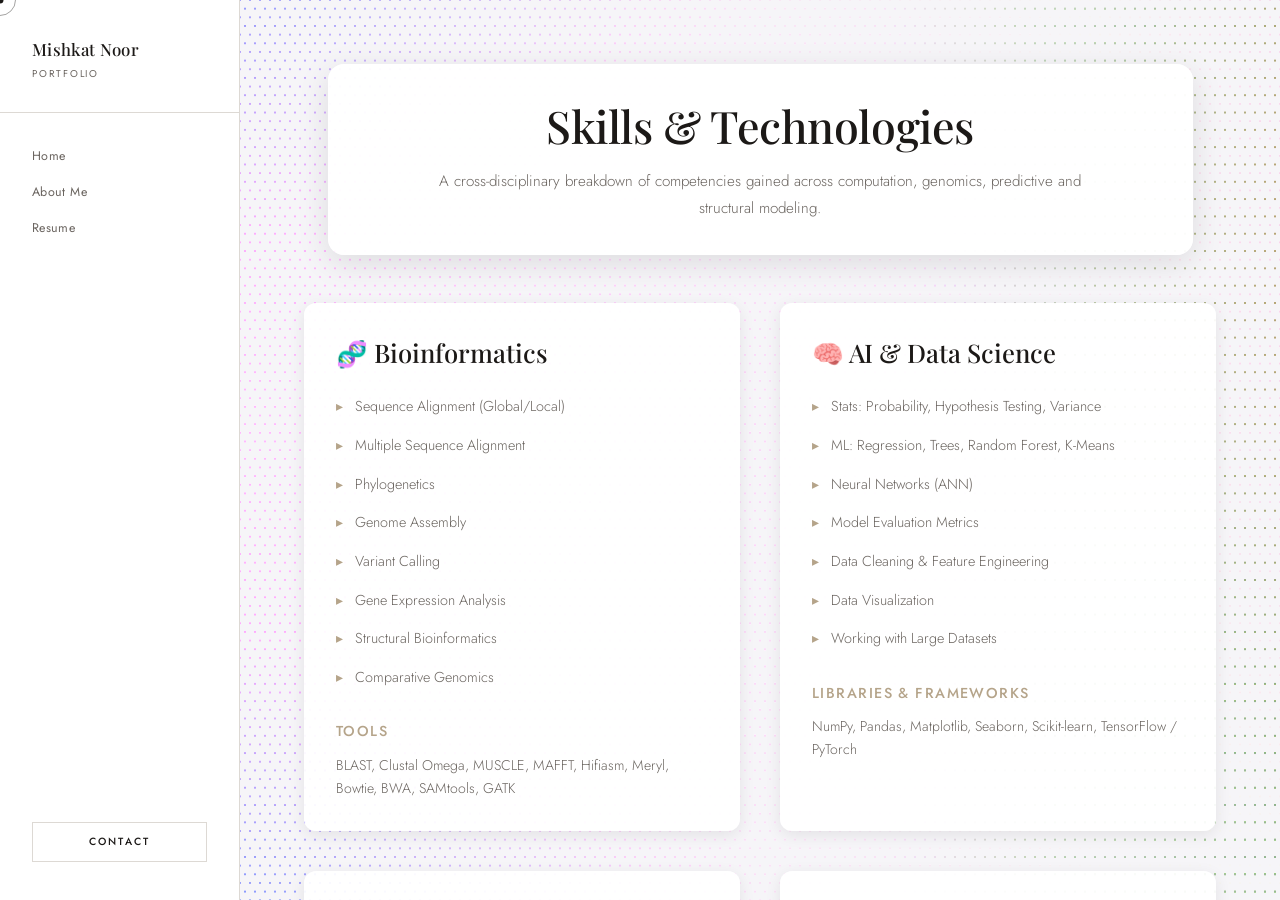
<file: skills.html>
<!DOCTYPE html>
<html lang="en">
<head>
<meta charset="UTF-8">
<meta name="viewport" content="width=device-width, initial-scale=1.0">
<title>Mishkat Noor — Skills & Technologies</title>
<link rel="preconnect" href="https://fonts.googleapis.com">
<link href="https://fonts.googleapis.com/css2?family=Playfair+Display:ital,wght@0,400;0,500;1,400&family=Jost:wght@300;400;500&display=swap" rel="stylesheet">
<style>
*,*::before,*::after{box-sizing:border-box;margin:0;padding:0}
html,body{height:100%}
:root{
  --sw:240px;
  --bg:#f7f5f2;
  --ink:#1c1917;
  --mid:#6b6560;
  --line:#ddd9d4;
  --accent:#b5a48a;
  --white:#ffffff;
  --serif:'Playfair Display',Georgia,serif;
  --sans:'Jost',sans-serif;
}
body{background:var(--bg);color:var(--ink);font-family:var(--sans);font-weight:300;display:flex;min-height:100vh;cursor:none}

/* CURSOR */
.cur-dot{width:7px;height:7px;background:var(--ink);border-radius:50%;position:fixed;z-index:9999;pointer-events:none;transform:translate(-50%,-50%)}
.cur-ring{width:32px;height:32px;border:1px solid rgba(28,25,23,.4);border-radius:50%;position:fixed;z-index:9998;pointer-events:none;transform:translate(-50%,-50%);transition:width .3s,height .3s,border-color .3s}
.cur-ring.big{width:56px;height:56px;border-color:var(--accent)}

/* SIDEBAR */
.sidebar{position:fixed;top:0;left:0;width:var(--sw);height:100vh;background:var(--white);border-right:1px solid var(--line);display:flex;flex-direction:column;z-index:100;padding:2.4rem 0;overflow-y:auto}
.sidebar-name{font-family:var(--serif);font-size:1.05rem;font-weight:500;letter-spacing:.02em;color:var(--ink);text-decoration:none;padding:0 2rem 2rem;border-bottom:1px solid var(--line);display:block;line-height:1.35}
.sidebar-name span{display:block;font-size:.62rem;font-family:var(--sans);font-weight:400;letter-spacing:.18em;text-transform:uppercase;color:var(--mid);margin-top:.35rem}
nav{padding:1.6rem 0;flex:1}
nav a{display:block;padding:.55rem 2rem;font-size:.78rem;font-weight:400;letter-spacing:.03em;color:var(--mid);text-decoration:none;transition:color .25s,padding-left .25s;position:relative}
nav a::before{content:'';position:absolute;left:0;top:50%;transform:translateY(-50%);width:0;height:1px;background:var(--accent);transition:width .3s}
nav a:hover{color:var(--ink);padding-left:2.5rem}
nav a:hover::before{width:1.5rem}
nav a.active{color:var(--ink);font-weight:500}
.sidebar-contact-btn{margin:0 2rem;display:block;text-align:center;padding:.7rem 1rem;border:1px solid var(--line);font-size:.65rem;font-weight:500;letter-spacing:.2em;text-transform:uppercase;color:var(--ink);text-decoration:none;transition:background .3s,color .3s,border-color .3s;cursor:none;background:none;font-family:var(--sans)}
.sidebar-contact-btn:hover{background:var(--ink);color:var(--white);border-color:var(--ink)}

/* MAIN CONTENT */
.main{margin-left:var(--sw);flex:1;padding:4rem 5%;overflow-y:auto;position:relative;display:flex;flex-direction:column;align-items:center;background:transparent;z-index:2}

/* ANIMATED GRADIENT DOTS BACKGROUND */
#gradient-canvas{position:fixed;top:0;left:0;width:100%;height:100%;z-index:0;opacity:0.9}

.content-header{margin-bottom:3rem;animation:fadeInDown .8s ease-out forwards;text-align:center;padding:2rem 3rem;border-radius:16px;background:rgba(255,255,255,0.95);position:relative;z-index:10;box-shadow:0 8px 32px rgba(0,0,0,0.1)}
.content-header h1{font-family:var(--serif);font-size:2.8rem;font-weight:500;color:var(--ink);margin-bottom:0.8rem;letter-spacing:-0.01em}
.content-header p{font-size:0.95rem;color:var(--mid);line-height:1.8;max-width:85%;margin:0 auto}

.skills-grid{display:grid;grid-template-columns:1fr 1fr;gap:2.5rem;max-width:1100px;margin:0 auto}

.skill-section{background:rgba(255,255,255,0.92);padding:2rem;border-radius:12px;position:relative;z-index:5;box-shadow:0 4px 16px rgba(0,0,0,0.08);animation:fadeInUp .8s ease-out forwards}
.skill-section:nth-child(1){animation-delay:.1s}
.skill-section:nth-child(2){animation-delay:.2s}
.skill-section:nth-child(3){animation-delay:.3s}
.skill-section:nth-child(4){animation-delay:.4s}

.skill-section h2{font-family:var(--serif);font-size:1.6rem;font-weight:500;color:var(--ink);margin-bottom:1.2rem;display:flex;align-items:center;gap:0.6rem}

.skill-section h3{font-size:0.9rem;font-weight:500;color:var(--accent);letter-spacing:.1em;text-transform:uppercase;margin-top:1.5rem;margin-bottom:0.8rem}

.skill-section ul{list-style:none;font-size:0.9rem;color:var(--mid);line-height:1.8}
.skill-section li{padding:0.4rem 0;position:relative;padding-left:1.2rem}
.skill-section li::before{content:'▸';position:absolute;left:0;color:var(--accent)}

.skill-section p{font-size:0.88rem;color:var(--mid);margin-top:0.5rem;line-height:1.6}

/* ANIMATIONS */
@keyframes fadeIn{from{opacity:0;transform:translateY(10px)}to{opacity:1;transform:translateY(0)}}
@keyframes fadeInDown{from{opacity:0;transform:translateY(-20px)}to{opacity:1;transform:translateY(0)}}
@keyframes fadeInUp{from{opacity:0;transform:translateY(20px)}to{opacity:1;transform:translateY(0)}}

/* CONTACT PANEL */
.contact-overlay{position:fixed;inset:0;background:rgba(10,8,6,.55);z-index:500;opacity:0;pointer-events:none;transition:opacity .45s;backdrop-filter:blur(4px)}
.contact-overlay.open{opacity:1;pointer-events:all}
.contact-panel{position:fixed;top:0;right:0;width:480px;max-width:100%;height:100vh;background:var(--white);z-index:501;padding:3.5rem 3rem;transform:translateX(100%);transition:transform .5s cubic-bezier(.4,0,.2,1);overflow-y:auto;display:flex;flex-direction:column}
.contact-panel.open{transform:translateX(0)}
.contact-close{position:absolute;top:1.8rem;right:2rem;background:none;border:none;font-family:var(--sans);font-size:.62rem;letter-spacing:.2em;text-transform:uppercase;color:var(--mid);cursor:none;transition:color .3s}
.contact-close:hover{color:var(--ink)}
.contact-heading{font-family:var(--serif);font-size:2.2rem;font-weight:400;color:var(--ink);line-height:1.15;margin-bottom:.7rem;margin-top:.5rem}
.contact-heading em{font-style:italic;color:var(--accent)}
.contact-sub{font-size:.82rem;color:var(--mid);margin-bottom:2.5rem;line-height:1.7}
.contact-form{display:flex;flex-direction:column;gap:1.8rem;flex:1}
.f-group{position:relative}
.f-group label{display:block;font-size:.58rem;font-weight:500;letter-spacing:.25em;text-transform:uppercase;color:var(--mid);margin-bottom:.5rem;transition:color .3s}
.f-group:focus-within label{color:var(--ink)}
.f-group input,.f-group textarea{width:100%;background:transparent;border:none;border-bottom:1px solid var(--line);padding:.55rem 0;font-family:var(--sans);font-size:.9rem;font-weight:300;color:var(--ink);outline:none;resize:none;transition:border-color .35s}
.f-group input:focus,.f-group textarea:focus{border-bottom-color:var(--ink)}
.f-line{position:absolute;bottom:0;left:0;height:1px;width:0;background:var(--ink);transition:width .5s cubic-bezier(.4,0,.2,1)}
.f-group:focus-within .f-line{width:100%}
.contact-send{display:inline-flex;align-items:center;gap:.8rem;background:var(--ink);color:var(--white);border:none;padding:1rem 2rem;font-family:var(--sans);font-size:.65rem;font-weight:500;letter-spacing:.22em;text-transform:uppercase;cursor:none;align-self:flex-start;position:relative;overflow:hidden;transition:color .4s}
.contact-send::before{content:'';position:absolute;inset:0;background:var(--accent);transform:translateX(-100%);transition:transform .5s cubic-bezier(.4,0,.2,1)}
.contact-send:hover::before{transform:translateX(0)}
.contact-send:hover{color:var(--ink)}
.contact-send span,.contact-send .arr{position:relative;z-index:1}
.contact-success{display:none;font-family:var(--serif);font-size:1.3rem;color:var(--ink);text-align:center;padding:2rem 0;font-style:italic}

/* HAMBURGER */
.hamburger{display:none;position:fixed;top:1.2rem;left:1.2rem;z-index:200;background:var(--white);border:1px solid var(--line);width:38px;height:38px;align-items:center;justify-content:center;flex-direction:column;gap:5px;cursor:none;padding:9px}
.hamburger span{display:block;width:100%;height:1px;background:var(--ink)}

@media(max-width:860px){
  body{cursor:auto}
  .cur-dot,.cur-ring{display:none}
  .sidebar{transform:translateX(-100%);transition:transform .4s cubic-bezier(.4,0,.2,1);z-index:300}
  .sidebar.open{transform:translateX(0)}
  .hamburger{display:flex}
  .main{margin-left:0;padding:2rem}
  .skills-grid{grid-template-columns:1fr}
}
</style>
</head>
<body>

<div class="cur-dot" id="curDot"></div>
<div class="cur-ring" id="curRing"></div>

<button class="hamburger" id="hamburger" onclick="toggleSidebar()">
  <span></span><span></span><span></span>
</button>

<!-- SIDEBAR -->
<aside class="sidebar" id="sidebar">
  <a class="sidebar-name" href="portfolio.html">
    Mishkat Noor
    <span>Portfolio</span>
  </a>
  <nav>
    <a href="portfolio.html">Home</a>
    <a href="about-me.html">About Me</a>
    <a href="resume.html">Resume</a>
  </nav>
  <button class="sidebar-contact-btn" onclick="openContact()">Contact</button>
</aside>

<!-- GRADIENT DOTS CANVAS -->
<div id="gradient-canvas"></div>

<!-- MAIN CONTENT -->
<main class="main">
  <div class="content-header">
    <h1>Skills & Technologies</h1>
    <p>A cross-disciplinary breakdown of competencies gained across computation, genomics, predictive and structural modeling.</p>
  </div>

  <div class="skills-grid">
    <!-- BIOINFORMATICS -->
    <div class="skill-section">
      <h2>🧬 Bioinformatics</h2>
      <ul>
        <li>Sequence Alignment (Global/Local)</li>
        <li>Multiple Sequence Alignment</li>
        <li>Phylogenetics</li>
        <li>Genome Assembly</li>
        <li>Variant Calling</li>
        <li>Gene Expression Analysis</li>
        <li>Structural Bioinformatics</li>
        <li>Comparative Genomics</li>
      </ul>
      <h3>Tools</h3>
      <p>BLAST, Clustal Omega, MUSCLE, MAFFT, Hifiasm, Meryl, Bowtie, BWA, SAMtools, GATK</p>
    </div>

    <!-- AI & DATA SCIENCE -->
    <div class="skill-section">
      <h2>🧠 AI & Data Science</h2>
      <ul>
        <li>Stats: Probability, Hypothesis Testing, Variance</li>
        <li>ML: Regression, Trees, Random Forest, K-Means</li>
        <li>Neural Networks (ANN)</li>
        <li>Model Evaluation Metrics</li>
        <li>Data Cleaning & Feature Engineering</li>
        <li>Data Visualization</li>
        <li>Working with Large Datasets</li>
      </ul>
      <h3>Libraries & Frameworks</h3>
      <p>NumPy, Pandas, Matplotlib, Seaborn, Scikit-learn, TensorFlow / PyTorch</p>
    </div>

    <!-- PROGRAMMING & CLOUD -->
    <div class="skill-section">
      <h2>💻 Programming & Cloud</h2>
      <ul>
        <li>Languages: Python, R, Java, C</li>
        <li>Advanced: APIs, Web Scraping, Flask</li>
        <li>Systems: Debugging, RTOS</li>
        <li>Linux & Bash Scripting</li>
        <li>Git & GitHub</li>
        <li>Docker</li>
        <li>Cloud (AWS)</li>
        <li>Conda & Virtual Environments</li>
      </ul>
    </div>

    <!-- ALLIED SUBJECTS -->
    <div class="skill-section">
      <h2>📚 Allied Subjects</h2>
      <ul>
        <li>Management</li>
        <li>Engineering Accounting & Finance</li>
        <li>Documenting & Record Keeping</li>
        <li>Article Writing</li>
        <li>Ethics in Bioinformatics</li>
      </ul>
    </div>
  </div>
</main>

<!-- CONTACT PANEL -->
<div class="contact-overlay" id="contactOverlay" onclick="closeContact()"></div>
<div class="contact-panel" id="contactPanel">
  <button class="contact-close" onclick="closeContact()">&#10005; &nbsp;Close</button>
  <h2 class="contact-heading">Let's<br><em>talk.</em></h2>
  <p class="contact-sub">I'm Mishkat Noor, a BS Bioinformatics student at NUST with expertise in NGS, genome assembly, and AI/ML in bioinformatics. Feel free to reach out using the form below or contact me directly.</p>
  <form class="contact-form" id="contactForm" onsubmit="submitContact(event)">
    <div class="f-group">
      <label>Name *</label>
      <input type="text" placeholder="Your full name" required>
      <div class="f-line"></div>
    </div>
    <div class="f-group">
      <label>Email *</label>
      <input type="email" placeholder="Your email" required>
      <div class="f-line"></div>
    </div>
    <div class="f-group">
      <label>Message *</label>
      <textarea rows="5" placeholder="What would you like to say?" required></textarea>
      <div class="f-line"></div>
    </div>
    <button type="submit" class="contact-send">
      <span>Send</span>
      <span class="arr">&#8594;</span>
    </button>
  </form>
  <div class="contact-success" id="contactSuccess">Message successfully sent! &#10003;</div>
</div>

<script>
// CURSOR
const dot=document.getElementById('curDot'),ring=document.getElementById('curRing');
let mx=0,my=0,rx=0,ry=0;
document.addEventListener('mousemove',e=>{mx=e.clientX;my=e.clientY;dot.style.left=mx+'px';dot.style.top=my+'px'});
(function loop(){rx+=(mx-rx)*.1;ry+=(my-ry)*.1;ring.style.left=rx+'px';ring.style.top=ry+'px';requestAnimationFrame(loop)})();
document.querySelectorAll('a,button,.skill-section').forEach(el=>{
  el.addEventListener('mouseenter',()=>ring.classList.add('big'));
  el.addEventListener('mouseleave',()=>ring.classList.remove('big'));
});

// GRADIENT DOTS ANIMATION
class GradientDots {
  constructor(canvas, options = {}) {
    this.canvas = canvas;
    this.dotSize = options.dotSize || 8;
    this.spacing = options.spacing || 10;
    this.duration = options.duration || 30;
    this.colorCycleDuration = options.colorCycleDuration || 6;
    this.startTime = 0;
    this.init();
  }
  
  init() {
    this.startTime = Date.now();
    this.animate();
  }
  
  animate() {
    const elapsed = (Date.now() - this.startTime) / 1000;
    const hueRotation = (elapsed / this.colorCycleDuration) * 360;
    
    const hexSpacing = this.spacing * 1.732;
    const dotSizePx = this.dotSize;
    const spacingPx = this.spacing;
    
    // Calculate animation progress (0 to 1)
    const animProgress = ((elapsed % this.duration) / this.duration);
    
    const positions = [
      `0px 0px, ${spacingPx / 2}px ${hexSpacing / 2}px, ${800 * (1 - animProgress)}% ${400 * (1 - animProgress)}%, ${1000 * (1 - animProgress)}% ${-400 * (1 - animProgress)}%, ${-1200 * (1 - animProgress)}% ${-600 * (1 - animProgress)}%, ${400 * (1 - animProgress)}% ${hexSpacing}px`
    ];

    this.canvas.style.backgroundImage = `
      radial-gradient(circle at 50% 50%, transparent 1.5px, var(--bg) 0 ${dotSizePx}px, transparent ${dotSizePx}px),
      radial-gradient(circle at 50% 50%, transparent 1.5px, var(--bg) 0 ${dotSizePx}px, transparent ${dotSizePx}px),
      radial-gradient(circle at 50% 50%, hsl(0, 100%, 50%), transparent 60%),
      radial-gradient(circle at 50% 50%, hsl(60, 100%, 50%), transparent 60%),
      radial-gradient(circle at 50% 50%, hsl(120, 100%, 50%), transparent 60%),
      radial-gradient(ellipse at 50% 50%, hsl(240, 100%, 50%), transparent 60%)
    `;

    this.canvas.style.backgroundSize = `
      ${spacingPx}px ${hexSpacing}px,
      ${spacingPx}px ${hexSpacing}px,
      200% 200%,
      200% 200%,
      200% 200%,
      200% ${hexSpacing}px
    `;

    this.canvas.style.backgroundPosition = positions[0];
    this.canvas.style.filter = `hue-rotate(${hueRotation}deg)`;
    
    requestAnimationFrame(() => this.animate());
  }
}

const gradientCanvas = document.getElementById('gradient-canvas');
new GradientDots(gradientCanvas, {
  dotSize: 8,
  spacing: 10,
  duration: 30,
  colorCycleDuration: 6
});

// CONTACT
function openContact(){document.getElementById('contactOverlay').classList.add('open');document.getElementById('contactPanel').classList.add('open');document.body.style.overflow='hidden'}
function closeContact(){document.getElementById('contactOverlay').classList.remove('open');document.getElementById('contactPanel').classList.remove('open');document.body.style.overflow=''}
function submitContact(e){
  e.preventDefault();
  document.getElementById('contactForm').style.display='none';
  document.getElementById('contactSuccess').style.display='block';
  setTimeout(()=>{document.getElementById('contactForm').style.display='flex';document.getElementById('contactSuccess').style.display='none';document.getElementById('contactForm').reset();closeContact()},3000);
}

// MOBILE
function toggleSidebar(){document.getElementById('sidebar').classList.toggle('open')}
document.querySelectorAll('nav a').forEach(a=>{
  a.addEventListener('click',function(){
    document.querySelectorAll('nav a').forEach(x=>x.classList.remove('active'));
    this.classList.add('active');
    document.getElementById('sidebar').classList.remove('open');
  });
});
</script>
</body>
</html>
</file>
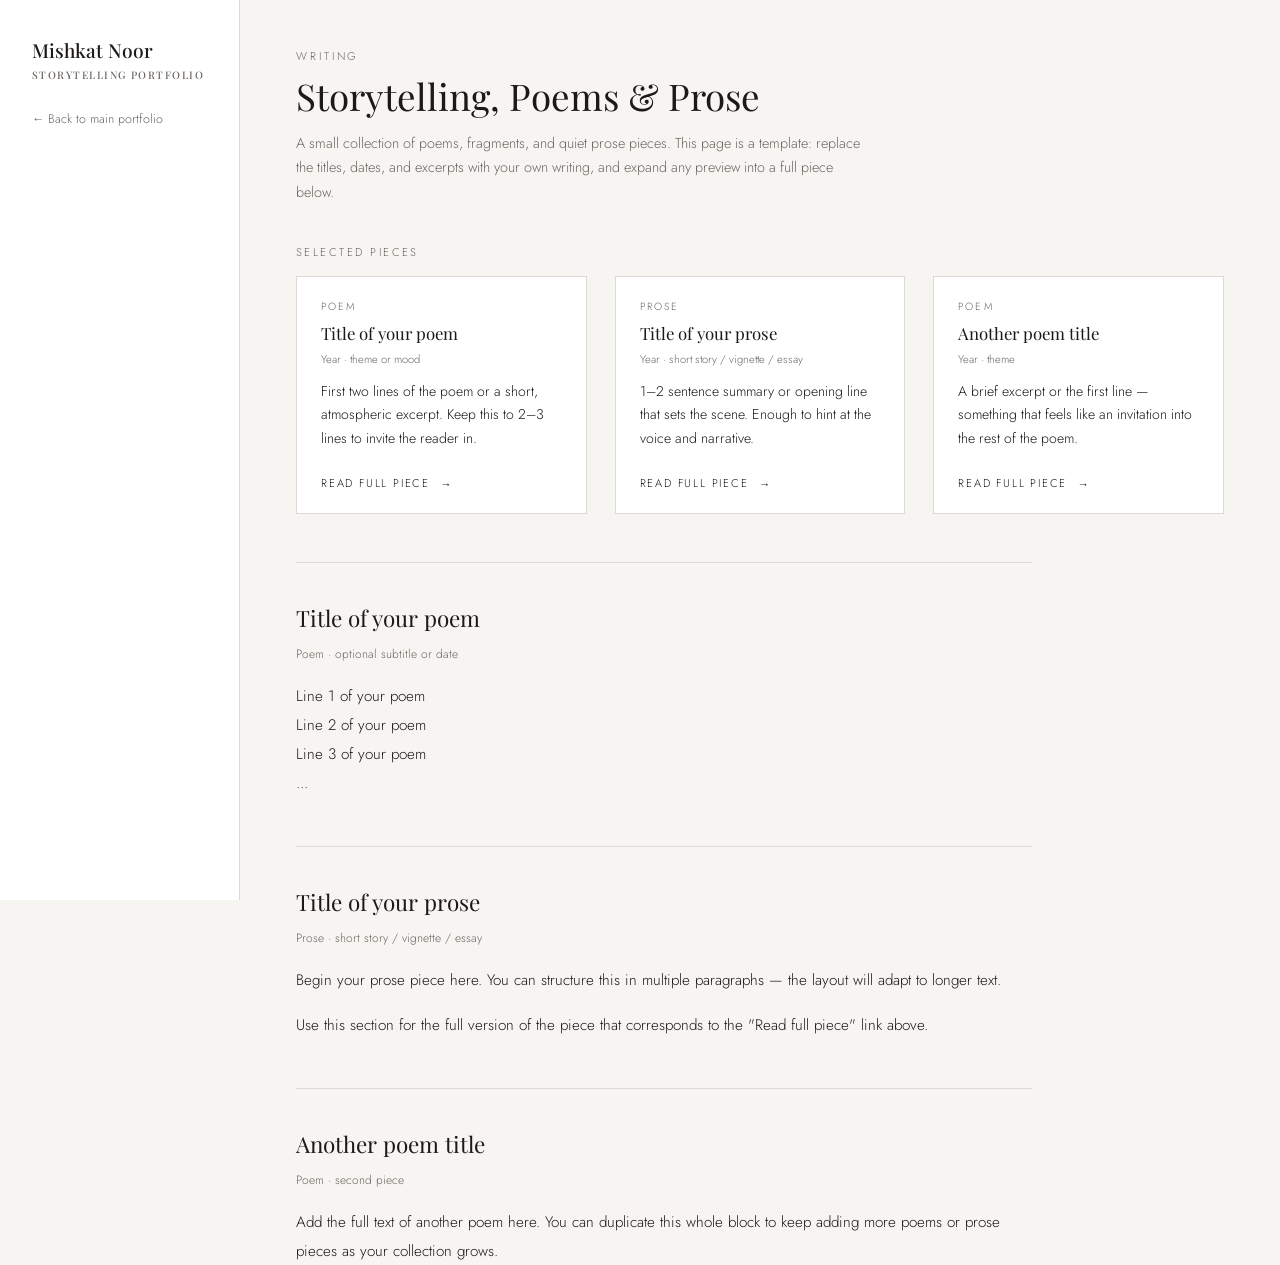
<file: storytelling.html>
<!DOCTYPE html>
<html lang="en">
<head>
<meta charset="UTF-8">
<meta name="viewport" content="width=device-width, initial-scale=1.0">
<title>Storytelling — Poems & Prose | Mishkat Noor</title>
<link rel="preconnect" href="https://fonts.googleapis.com">
<link href="https://fonts.googleapis.com/css2?family=Playfair+Display:ital,wght@0,400;0,500;1,400&family=Jost:wght@300;400;500&display=swap" rel="stylesheet">
<style>
*,*::before,*::after{box-sizing:border-box;margin:0;padding:0}
html,body{height:100%}
:root{
  --bg:#f7f5f2;
  --ink:#1c1917;
  --mid:#6b6560;
  --line:#ddd9d4;
  --accent:#b5a48a;
  --serif:'Playfair Display',Georgia,serif;
  --sans:'Jost',sans-serif;
}
body{min-height:100vh;background:var(--bg);color:var(--ink);font-family:var(--sans);font-weight:300;display:flex;}
.sidebar{width:240px;background:#fff;border-right:1px solid var(--line);padding:2.4rem 2rem;display:flex;flex-direction:column;position:fixed;top:0;bottom:0}
.sidebar-title{font-family:var(--serif);font-size:1.2rem;font-weight:500;line-height:1.3;margin-bottom:0.75rem}
.sidebar-title span{display:block;font-size:.65rem;letter-spacing:.14em;text-transform:uppercase;color:var(--mid);margin-top:.35rem}
.sidebar a{color:var(--mid);font-size:.78rem;text-decoration:none;display:inline-flex;align-items:center;gap:.4rem;margin-top:1rem}
.sidebar a:hover{color:var(--ink)}
.main{margin-left:240px;flex:1;padding:3rem 3.5rem 4rem}
.kicker{font-size:.7rem;letter-spacing:.26em;text-transform:uppercase;color:var(--mid);margin-bottom:.6rem}
.page-title{font-family:var(--serif);font-size:2.3rem;font-weight:400;line-height:1.2;margin-bottom:0.8rem}
.page-sub{max-width:36rem;font-size:.9rem;color:var(--mid);line-height:1.7;margin-bottom:2.4rem}
.section-label{font-size:.7rem;letter-spacing:.22em;text-transform:uppercase;color:var(--mid);margin:2.5rem 0 1rem}
.pieces-grid{display:grid;grid-template-columns:repeat(auto-fit,minmax(260px,1fr));gap:1.75rem}
.piece-card{background:#fff;border:1px solid var(--line);padding:1.4rem 1.5rem;display:flex;flex-direction:column;gap:.45rem}
.piece-type{font-size:.65rem;letter-spacing:.2em;text-transform:uppercase;color:var(--mid)}
.piece-title{font-family:var(--serif);font-size:1.05rem;font-weight:400}
.piece-meta{font-size:.7rem;color:var(--mid)}
.piece-excerpt{font-size:.88rem;line-height:1.7;margin-top:.35rem;color:var(--ink)}
.piece-link{margin-top:1rem;font-size:.7rem;letter-spacing:.16em;text-transform:uppercase;color:var(--ink);text-decoration:none}
.piece-link span{display:inline-block;transform:translateY(1px);margin-left:.35rem}
.piece-link:hover span{transform:translate(4px,1px)}
.full-piece{margin-top:3rem;padding-top:2.5rem;border-top:1px solid var(--line);max-width:46rem}
.full-piece h3{font-family:var(--serif);font-size:1.4rem;font-weight:400;margin-bottom:.75rem}
.full-piece .meta{font-size:.75rem;color:var(--mid);margin-bottom:1.2rem}
.full-piece p{font-size:.95rem;line-height:1.9;margin-bottom:1rem}
.full-piece p em{font-style:italic}
@media(max-width:900px){
  body{flex-direction:column}
  .sidebar{position:static;width:100%;border-right:none;border-bottom:1px solid var(--line);flex-direction:row;align-items:center;justify-content:space-between}
  .main{margin-left:0;padding:2rem 1.5rem 3rem}
}
</style>
</head>
<body>
  <aside class="sidebar">
    <div>
      <div class="sidebar-title">Mishkat Noor<span>Storytelling Portfolio</span></div>
    </div>
    <a href="portfolio.html">&#8592; Back to main portfolio</a>
  </aside>

  <main class="main">
    <div class="kicker">Writing</div>
    <h1 class="page-title">Storytelling, Poems & Prose</h1>
    <p class="page-sub">
      A small collection of poems, fragments, and quiet prose pieces.
      This page is a template: replace the titles, dates, and excerpts
      with your own writing, and expand any preview into a full piece below.
    </p>

    <div class="section-label">Selected pieces</div>
    <section class="pieces-grid">
      <!-- POEM TEMPLATE CARD -->
      <article class="piece-card">
        <div class="piece-type">Poem</div>
        <h2 class="piece-title">Title of your poem</h2>
        <div class="piece-meta">Year · theme or mood</div>
        <p class="piece-excerpt">
          First two lines of the poem or a short, atmospheric excerpt.
          Keep this to 2–3 lines to invite the reader in.
        </p>
        <a class="piece-link" href="#poem-1">Read full piece <span>&#8594;</span></a>
      </article>

      <!-- PROSE TEMPLATE CARD -->
      <article class="piece-card">
        <div class="piece-type">Prose</div>
        <h2 class="piece-title">Title of your prose</h2>
        <div class="piece-meta">Year · short story / vignette / essay</div>
        <p class="piece-excerpt">
          1–2 sentence summary or opening line that sets the scene.
          Enough to hint at the voice and narrative.
        </p>
        <a class="piece-link" href="#prose-1">Read full piece <span>&#8594;</span></a>
      </article>

      <!-- ANOTHER POEM TEMPLATE CARD -->
      <article class="piece-card">
        <div class="piece-type">Poem</div>
        <h2 class="piece-title">Another poem title</h2>
        <div class="piece-meta">Year · theme</div>
        <p class="piece-excerpt">
          A brief excerpt or the first line — something that feels
          like an invitation into the rest of the poem.
        </p>
        <a class="piece-link" href="#poem-2">Read full piece <span>&#8594;</span></a>
      </article>
    </section>

    <!-- FULL PIECE TEMPLATES BELOW -->
    <section id="poem-1" class="full-piece">
      <h3>Title of your poem</h3>
      <div class="meta">Poem · optional subtitle or date</div>
      <p>
        Line 1 of your poem<br>
        Line 2 of your poem<br>
        Line 3 of your poem<br>
        ...
      </p>
    </section>

    <section id="prose-1" class="full-piece">
      <h3>Title of your prose</h3>
      <div class="meta">Prose · short story / vignette / essay</div>
      <p>
        Begin your prose piece here. You can structure this in
        multiple paragraphs — the layout will adapt to longer text.
      </p>
      <p>
        Use this section for the full version of the piece that
        corresponds to the "Read full piece" link above.
      </p>
    </section>

    <section id="poem-2" class="full-piece">
      <h3>Another poem title</h3>
      <div class="meta">Poem · second piece</div>
      <p>
        Add the full text of another poem here. You can duplicate
        this whole block to keep adding more poems or prose pieces
        as your collection grows.
      </p>
    </section>
  </main>
</body>
</html>
</file>
